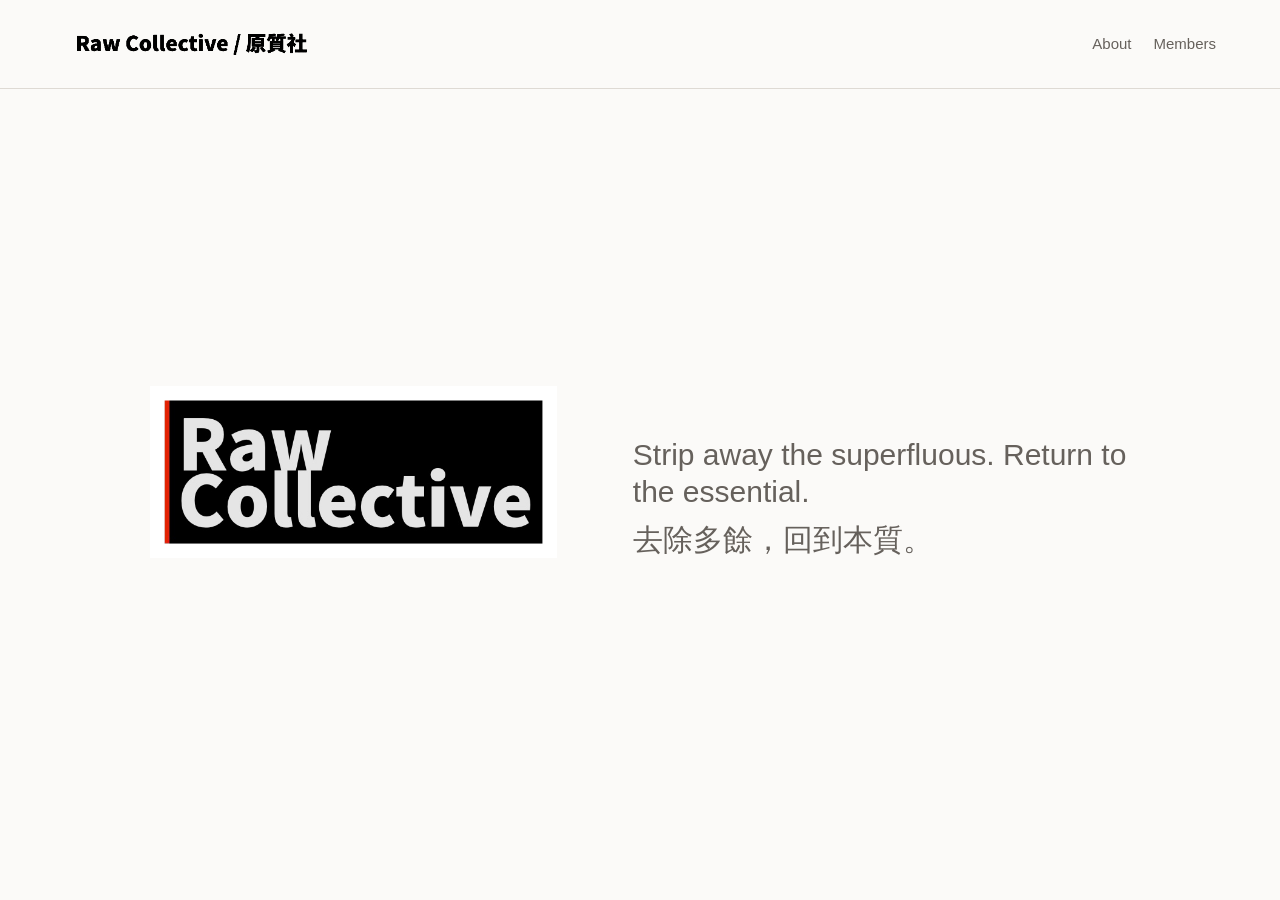
<file: index.html>
<!doctype html>
<html lang="en">
  <head>
    <meta charset="utf-8" />
    <meta name="viewport" content="width=device-width, initial-scale=1" />
    <title>原质社 RAW COLLECTIVE</title>
    <meta
      name="description"
      content="Raw Collective is a bilingual team archive for members, projects, exhibitions, prizes, and research."
    />
    <link rel="stylesheet" href="./styles.css" />
  </head>
  <body>
    <header class="site-header">
      <a class="brand" href="#home" aria-label="原质社 RAW COLLECTIVE home">
        <img class="brand-logo" src="./assets/raw-collective-text-logo-trimmed.png" alt="原质社 RAW COLLECTIVE" />
      </a>
      <nav class="nav" aria-label="Primary navigation">
        <a class="nav-link" href="#about" data-route="about">About</a>
        <a class="nav-link" href="#members" data-route="members">Members</a>
      </nav>
    </header>

    <main>
      <section id="home" class="view landing-view is-active" data-view="home" aria-labelledby="home-title">
        <figure class="identity-panel" aria-label="Raw Collective visual identity">
          <img class="collective-logo" src="./assets/raw-collective-logo-trimmed.png" alt="原质社 Raw Collective logo" />
          <figcaption>
            <span>Strip away the superfluous. Return to the essential.</span>
            <span lang="zh-Hant">去除多餘，回到本質。</span>
          </figcaption>
        </figure>
        <h1 id="home-title" class="visually-hidden">原质社 RAW COLLECTIVE</h1>
      </section>

      <section id="about" class="view" data-view="about" aria-labelledby="about-title">
        <div class="statement-grid">
          <article>
            <h1 id="about-title">About</h1>
            <p>
              Raw Collective is an interdisciplinary design research group. Its members come from diverse
              media and disciplines, including creative media studies, art and crafts practice, and
              space design. We are united by a shared belief: strip away the superfluous, return
              to the essential. Through the act of making, we explore the power of materials,
              space, and new media to speak directly to the human spirit.
            </p>
          </article>
          <article lang="zh-Hant">
            <h2>關於</h2>
            <p>
              原质社是一个跨领域的设计研究小组，成员来自创意媒体研究、工艺美术实践、建筑及室内设计等多个媒介及方向。团队成员因共同的信念而聚集：剥离浮饰，回归本真，在材料、空间、新媒介之中，以造物行为探索那些直指人心的力量。
            </p>
          </article>
        </div>
      </section>

      <section id="members" class="view" data-view="members" aria-labelledby="members-title">
        <div class="section-heading">
          <div>
            <p class="eyebrow">Directory</p>
            <h1 id="members-title">Members</h1>
          </div>
          <div class="language-note">
            <span>English</span>
            <span lang="zh-Hant">繁體中文</span>
          </div>
        </div>

        <div id="members-directory" class="members-directory" aria-label="Member directory"></div>
      </section>
    </main>

    <footer class="site-footer">
      <span>原质社 RAW COLLECTIVE</span>
      <span>Interdisciplinary design research group</span>
    </footer>

    <script src="./members.js"></script>
    <script src="./app.js"></script>
  </body>
</html>
</file>
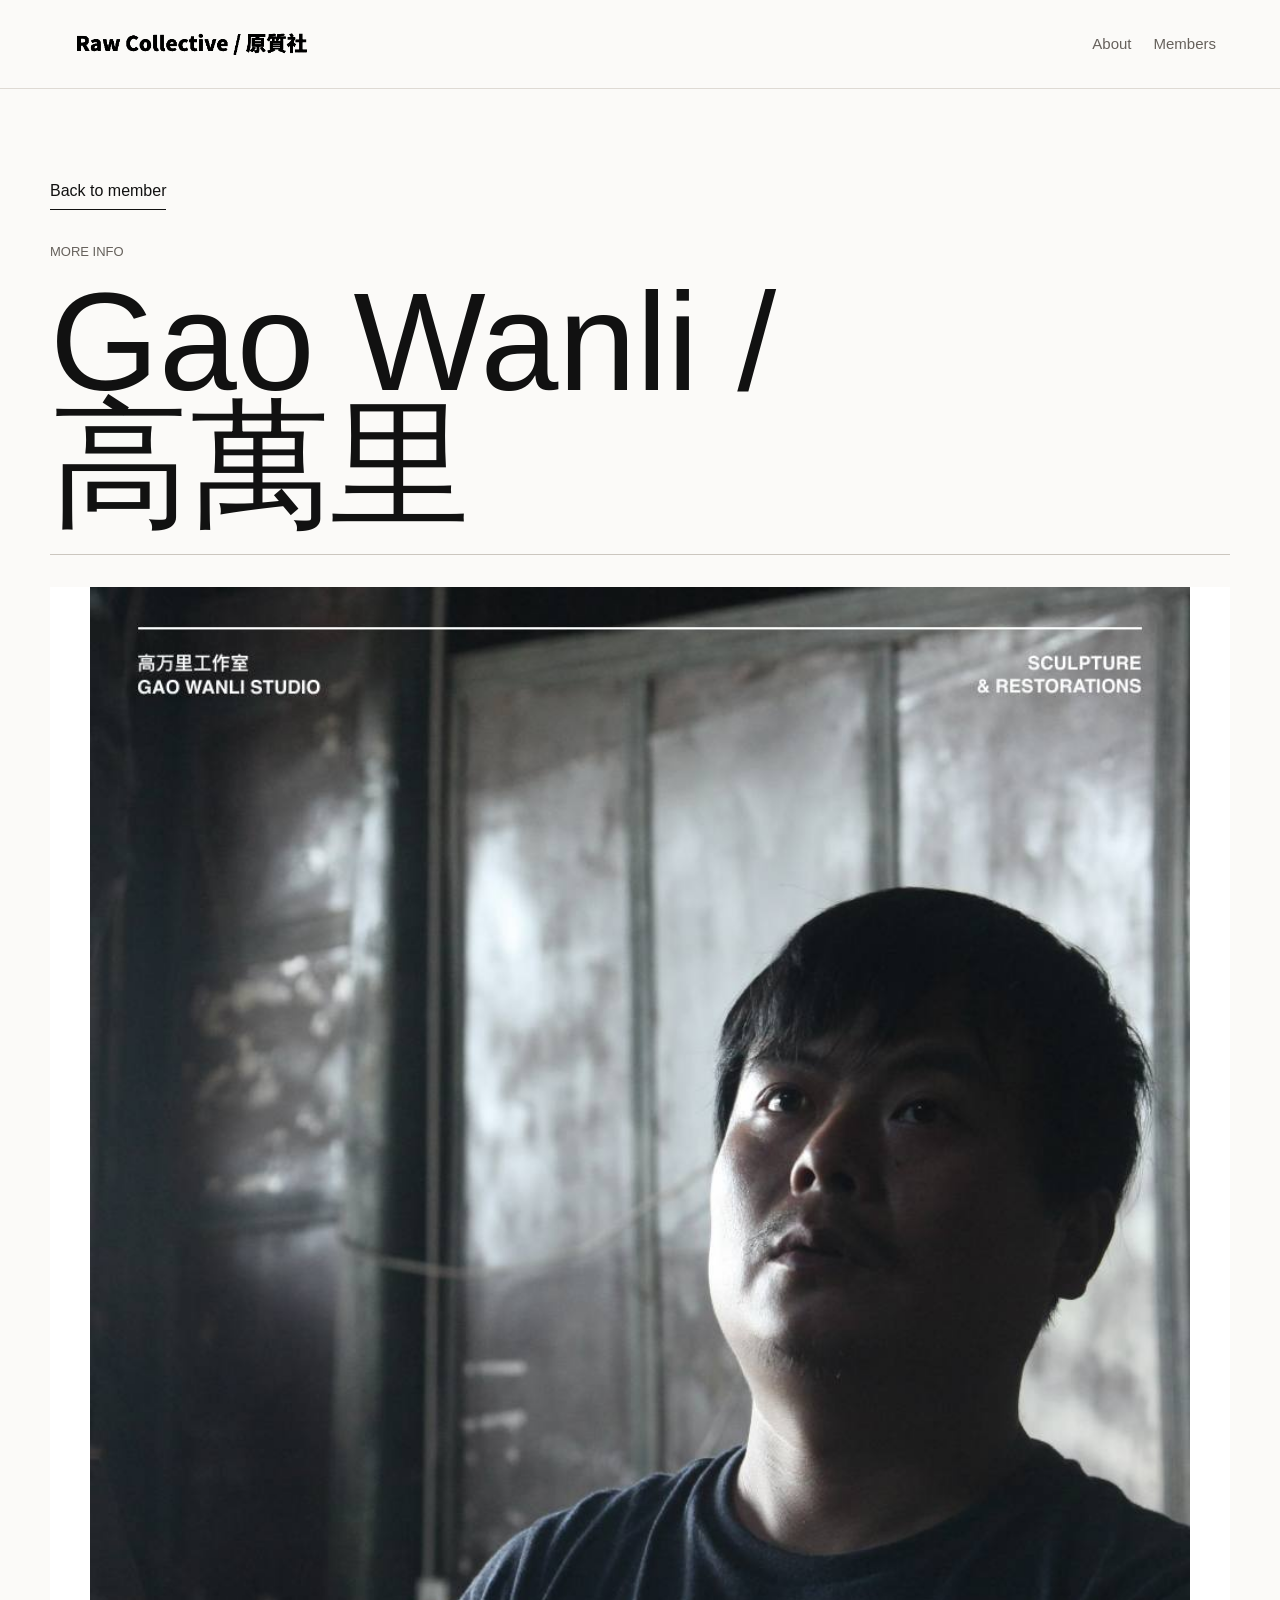
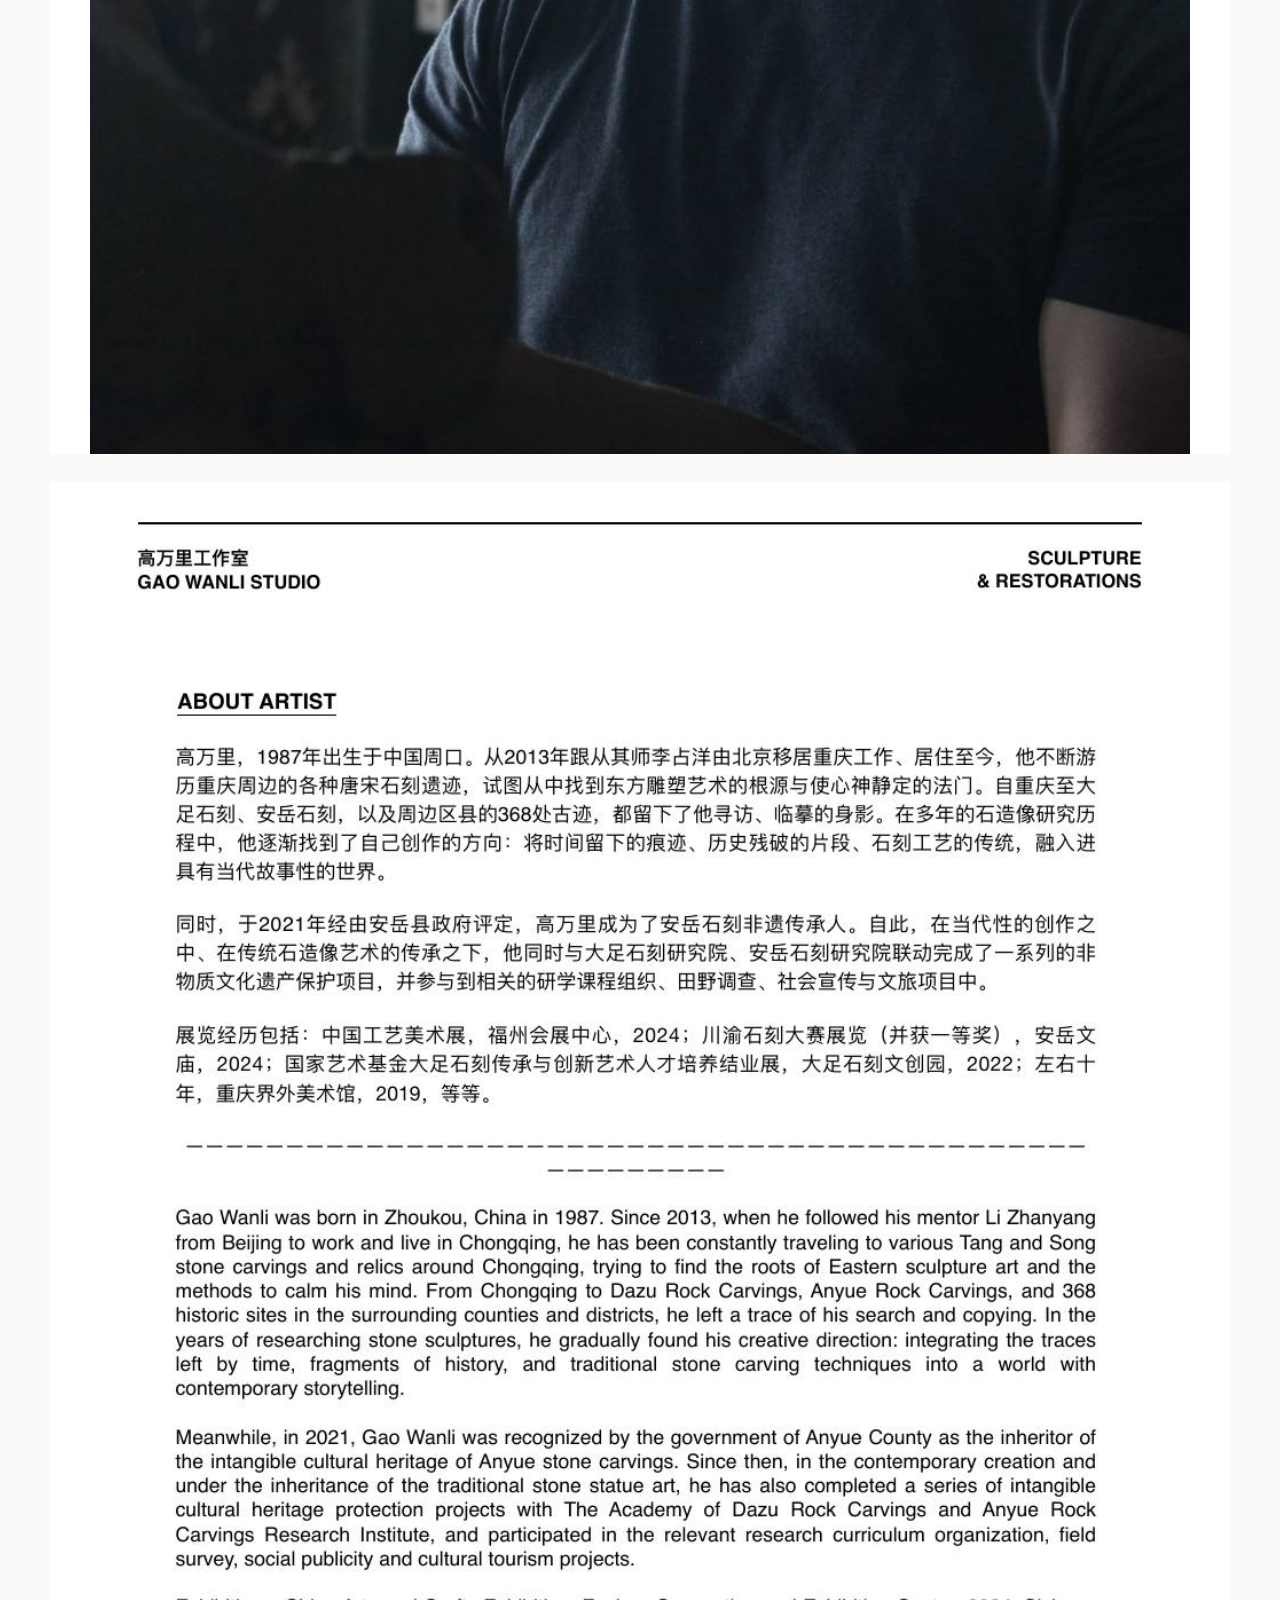
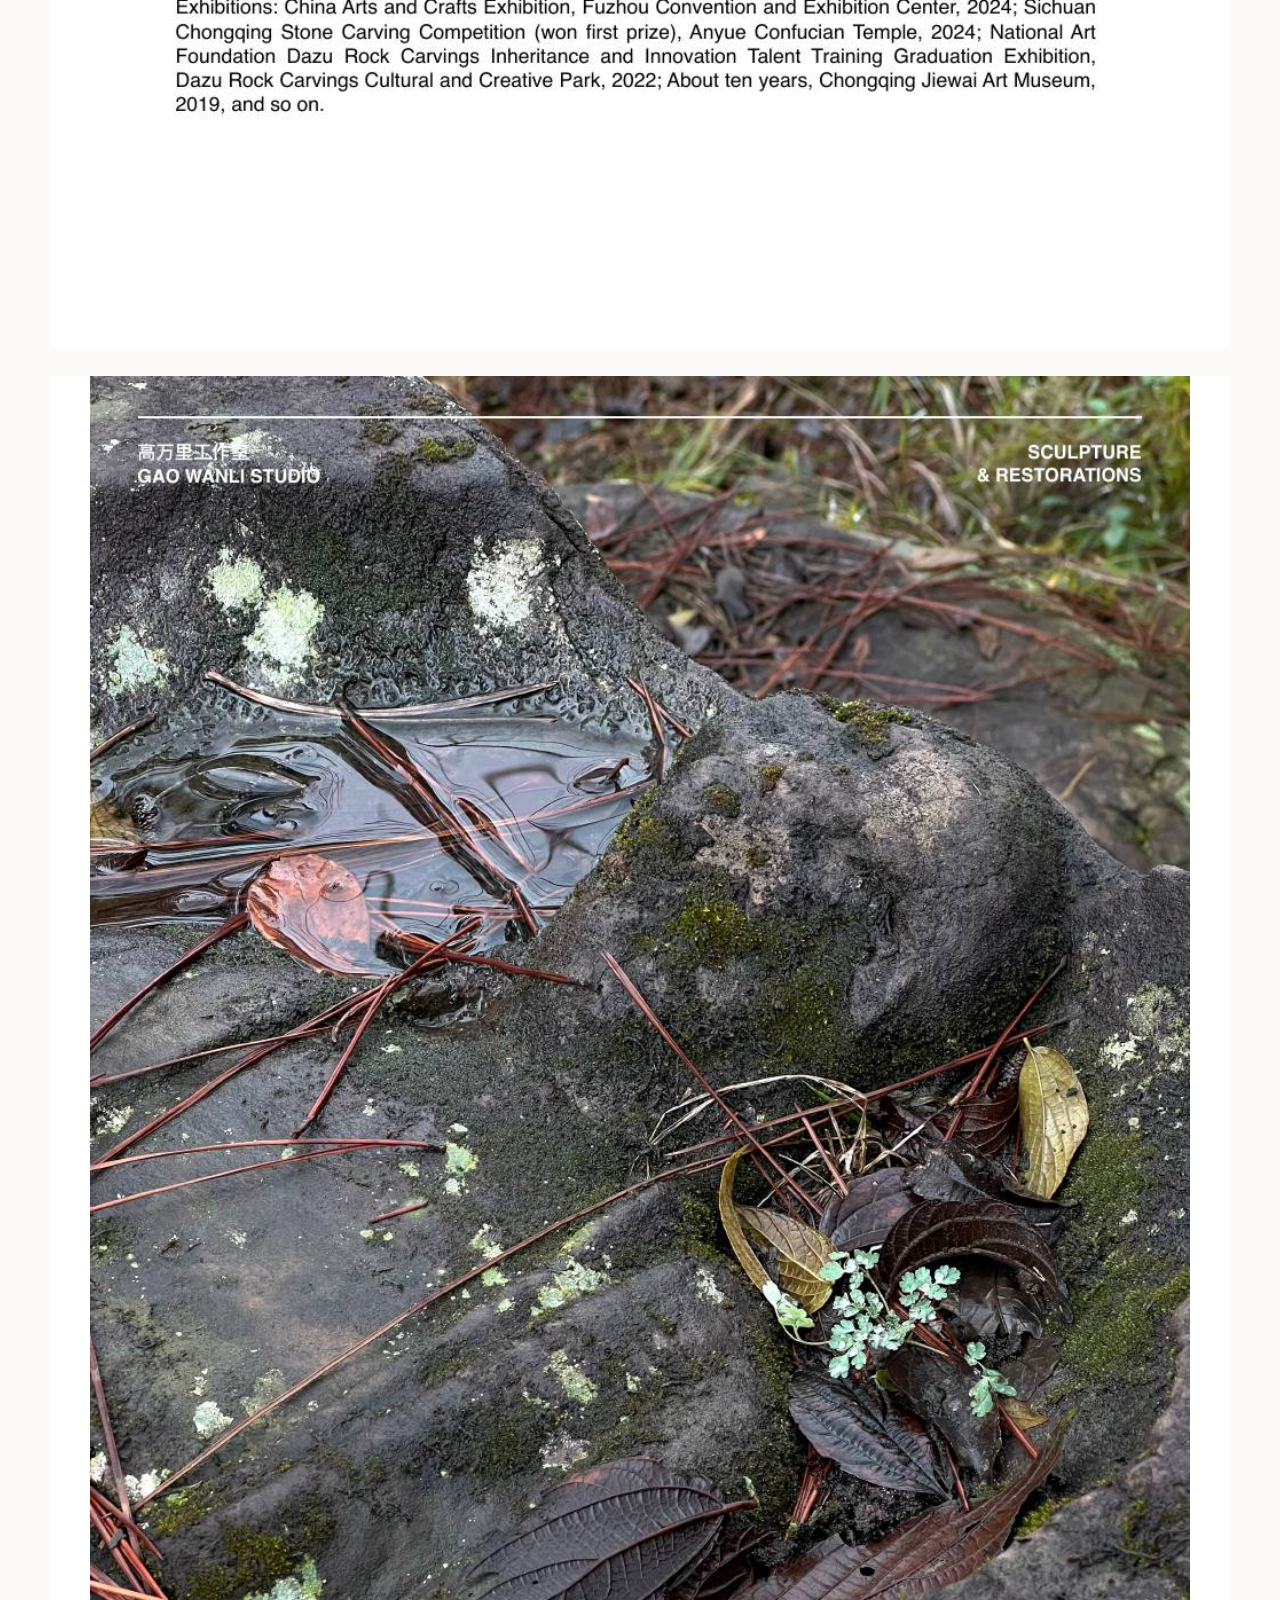
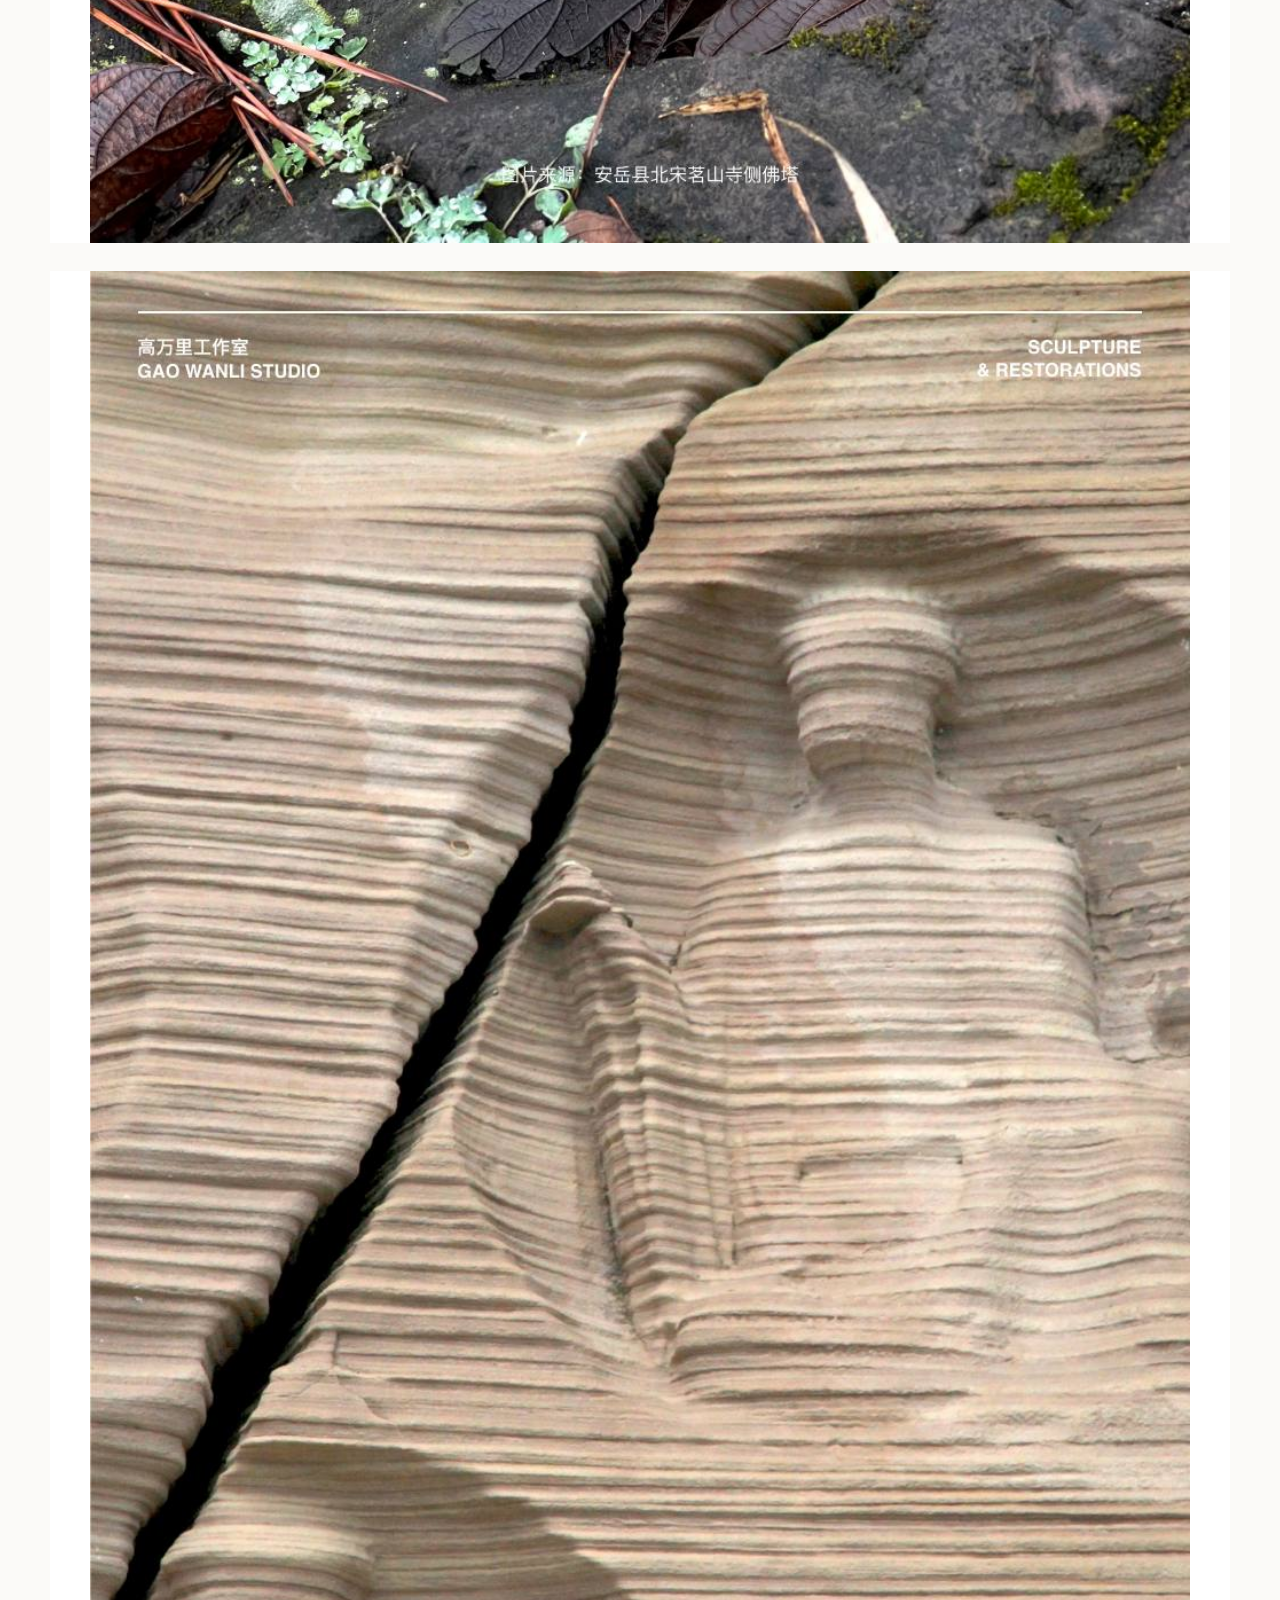
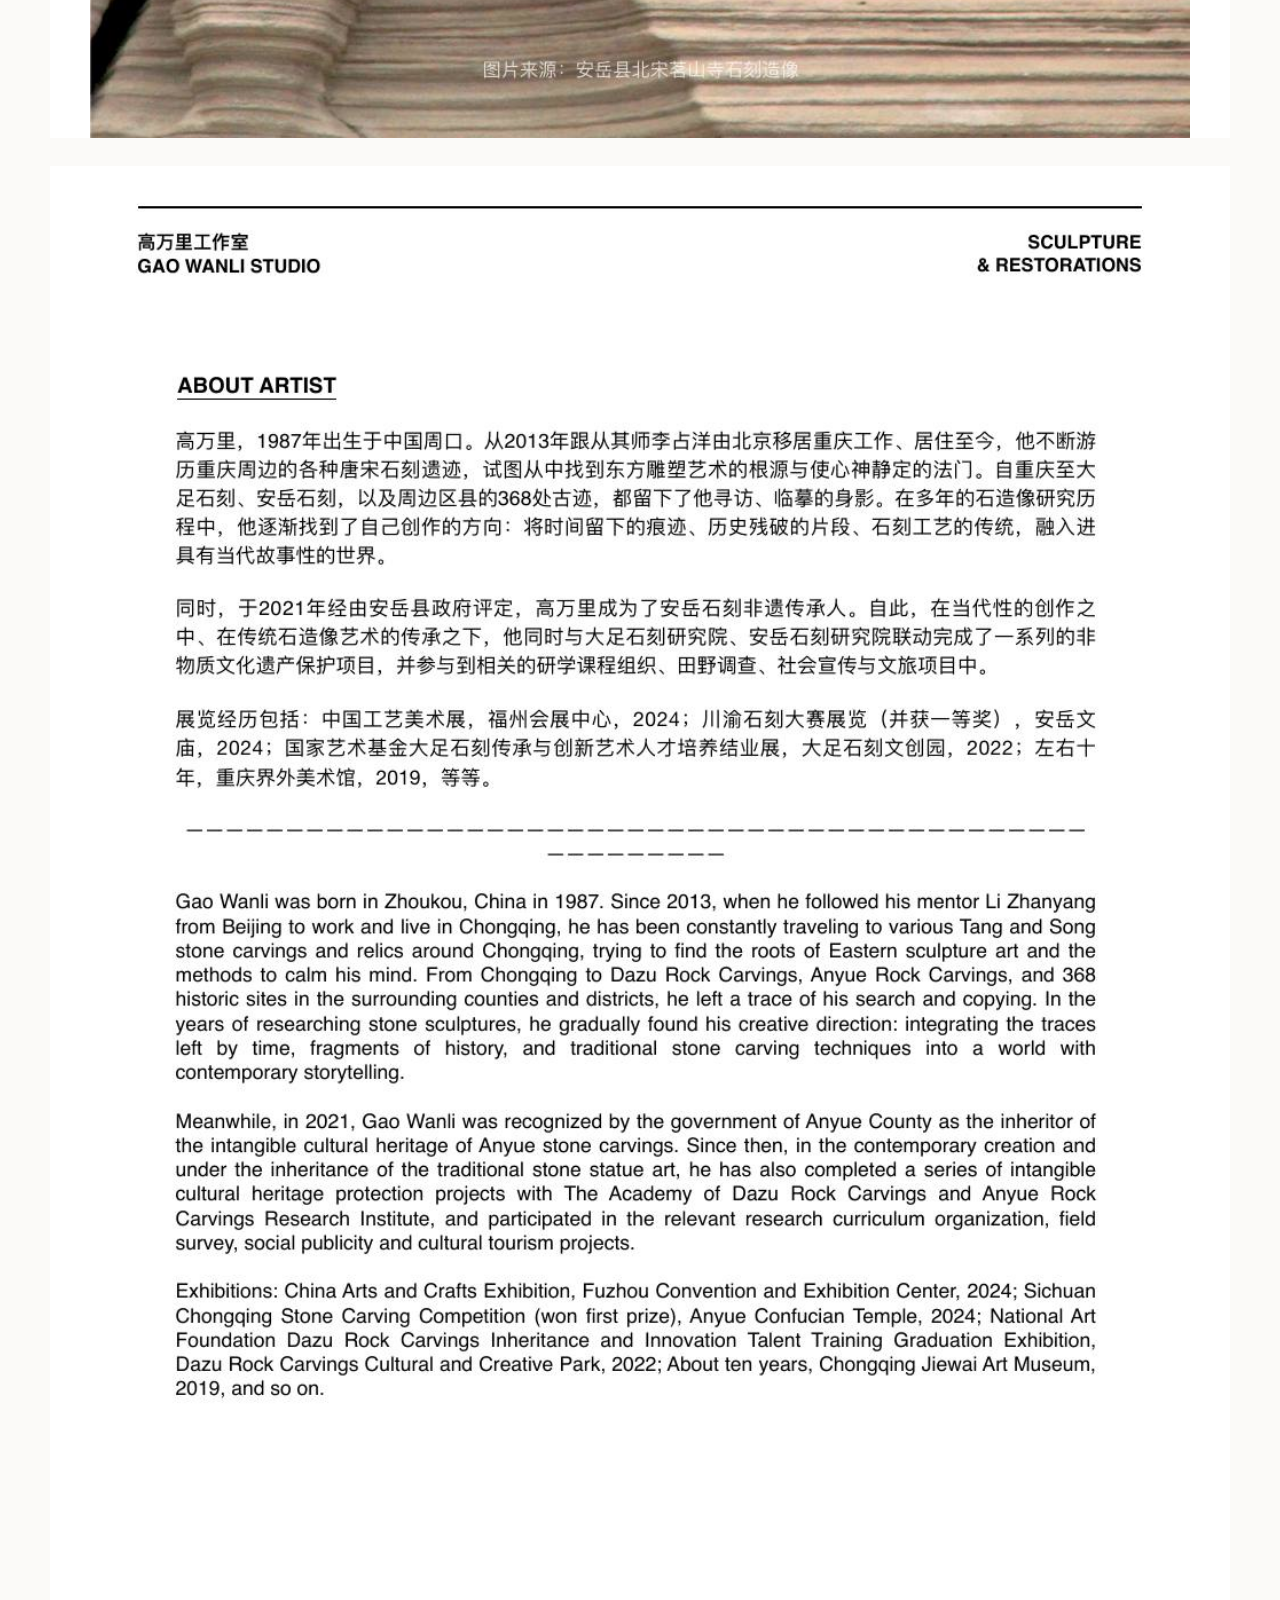
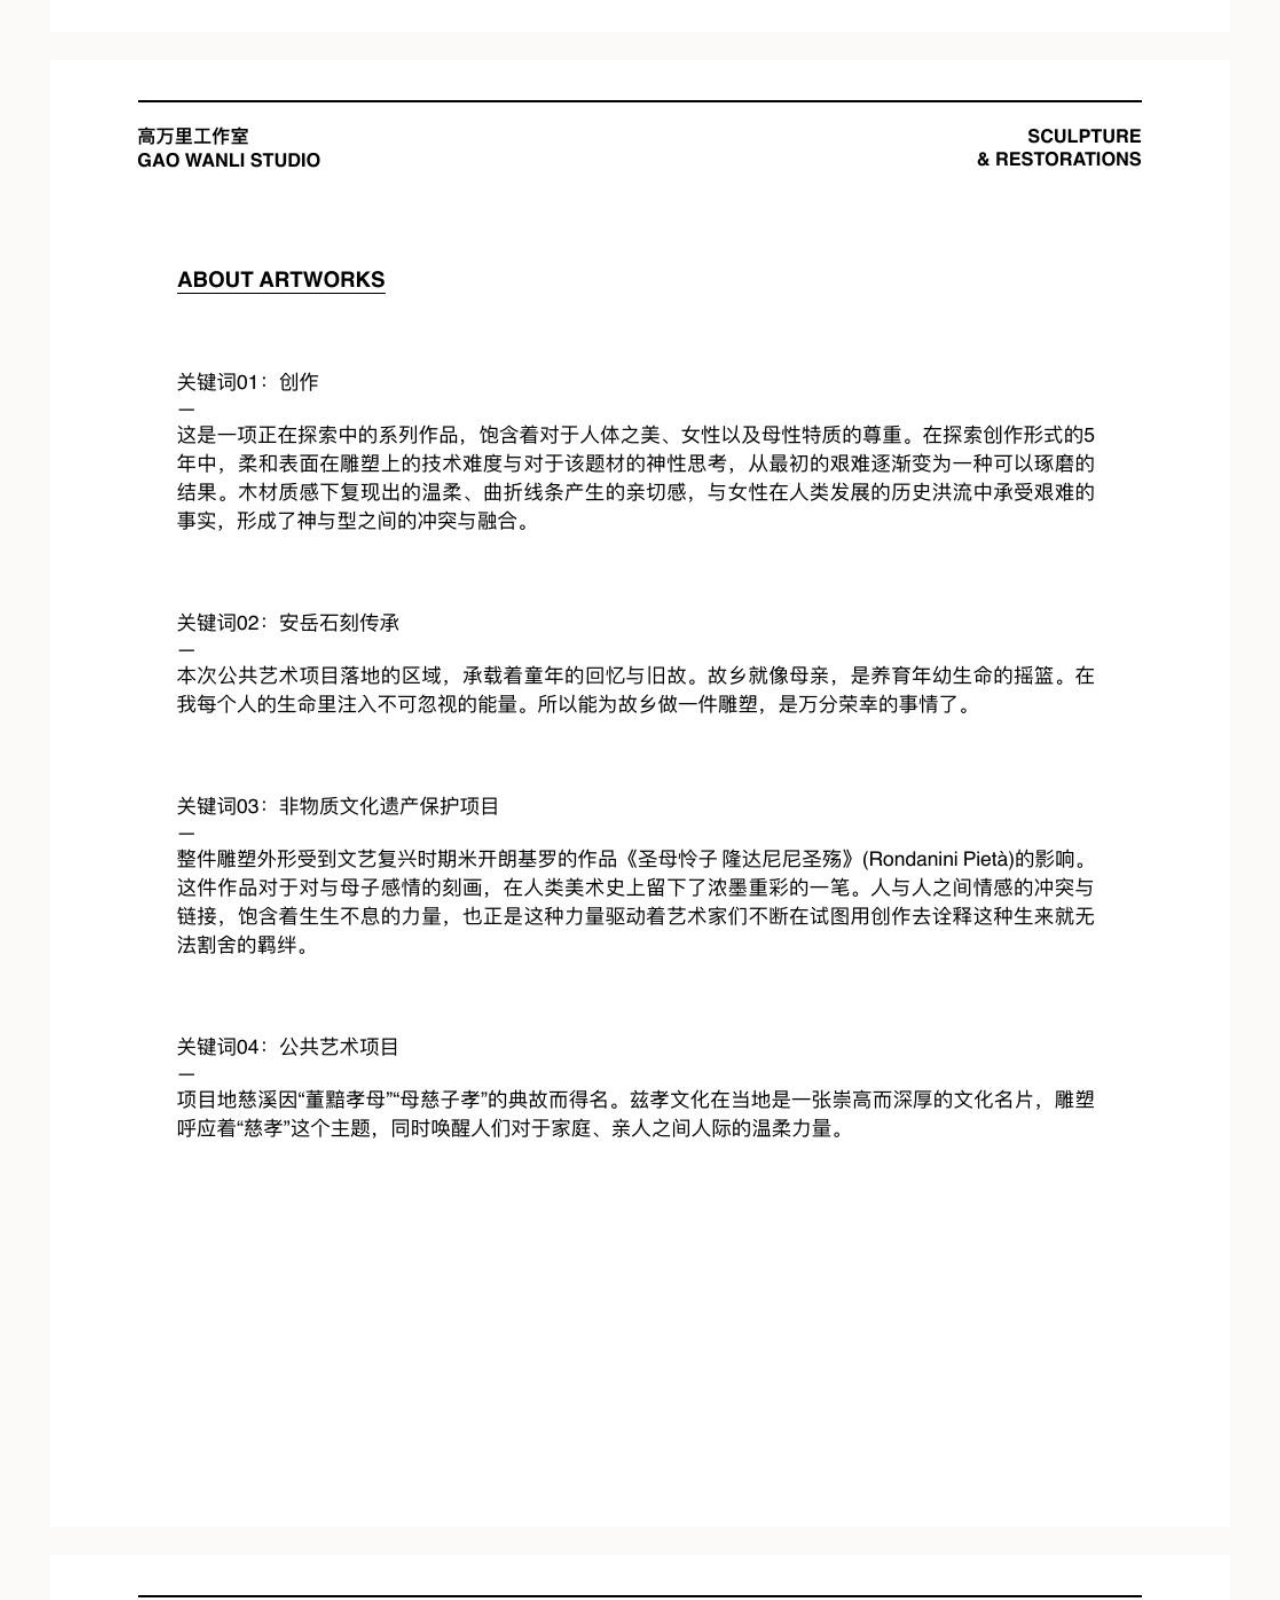
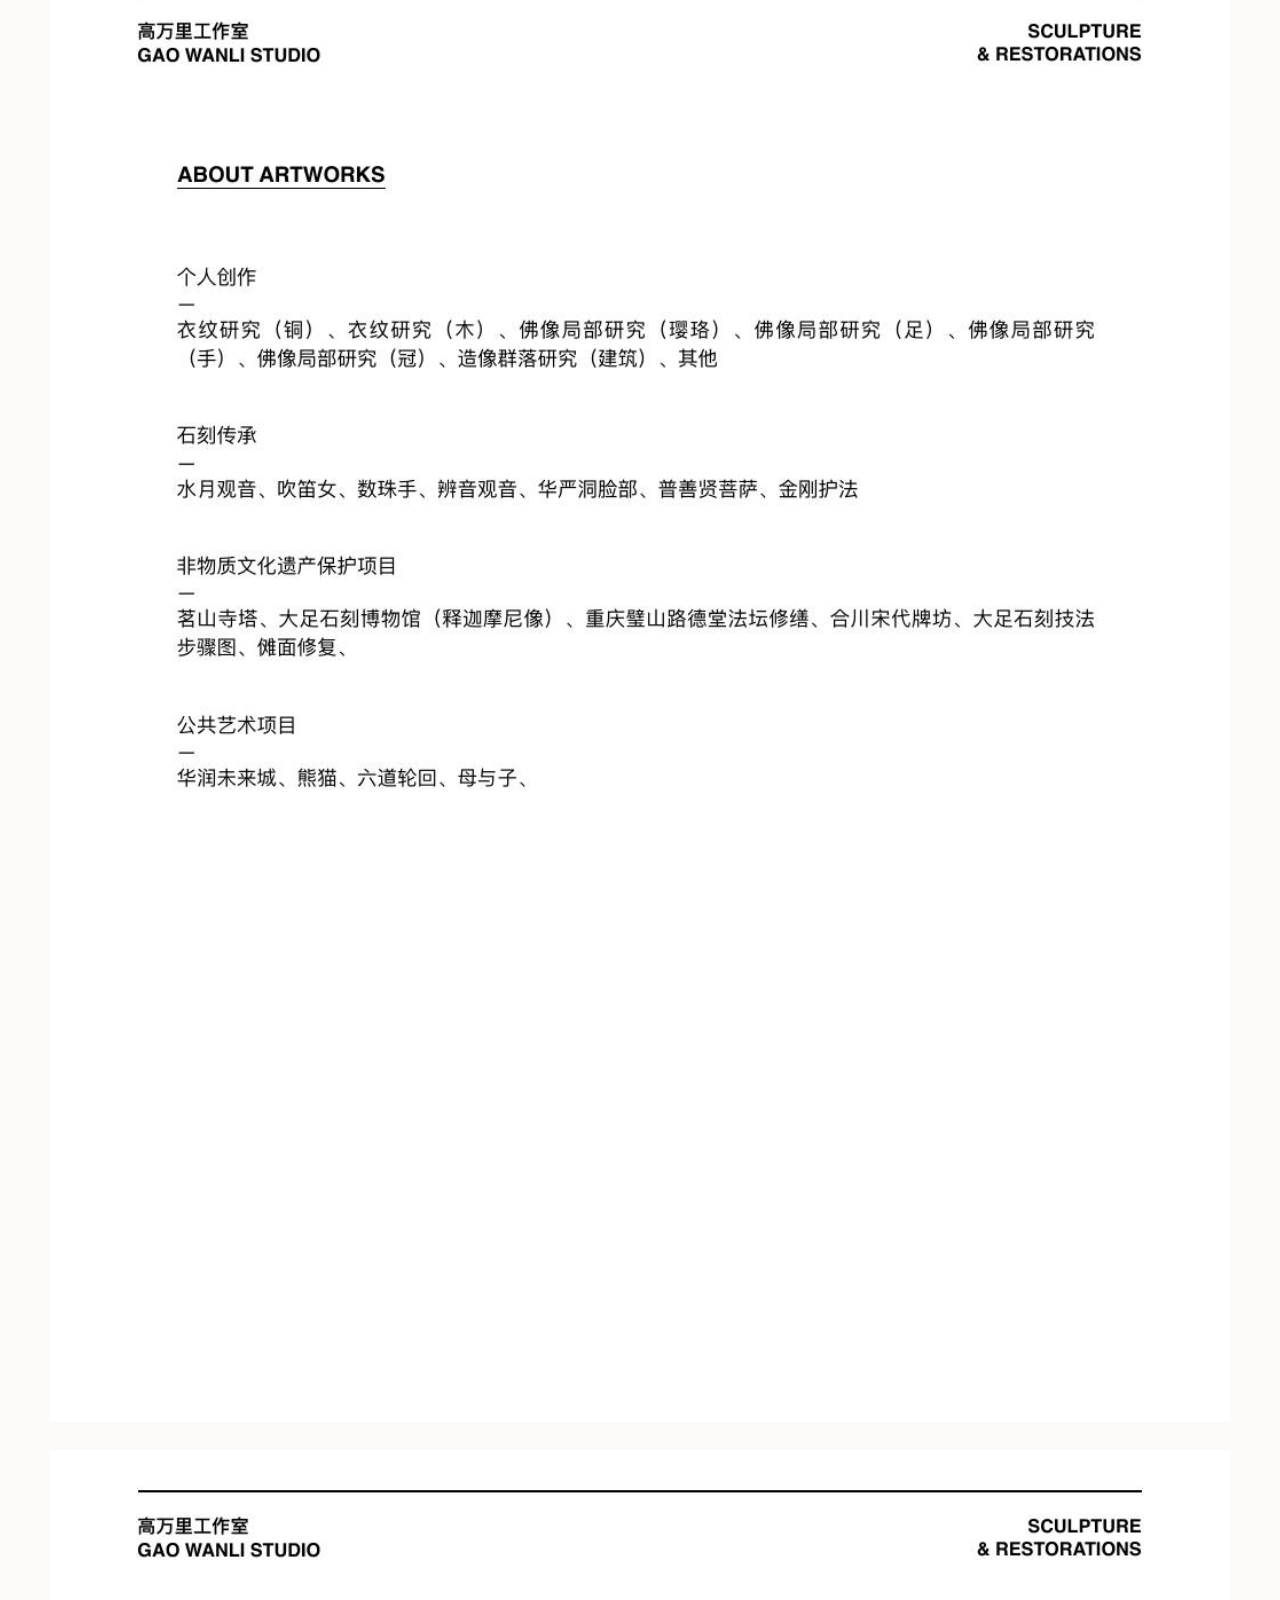
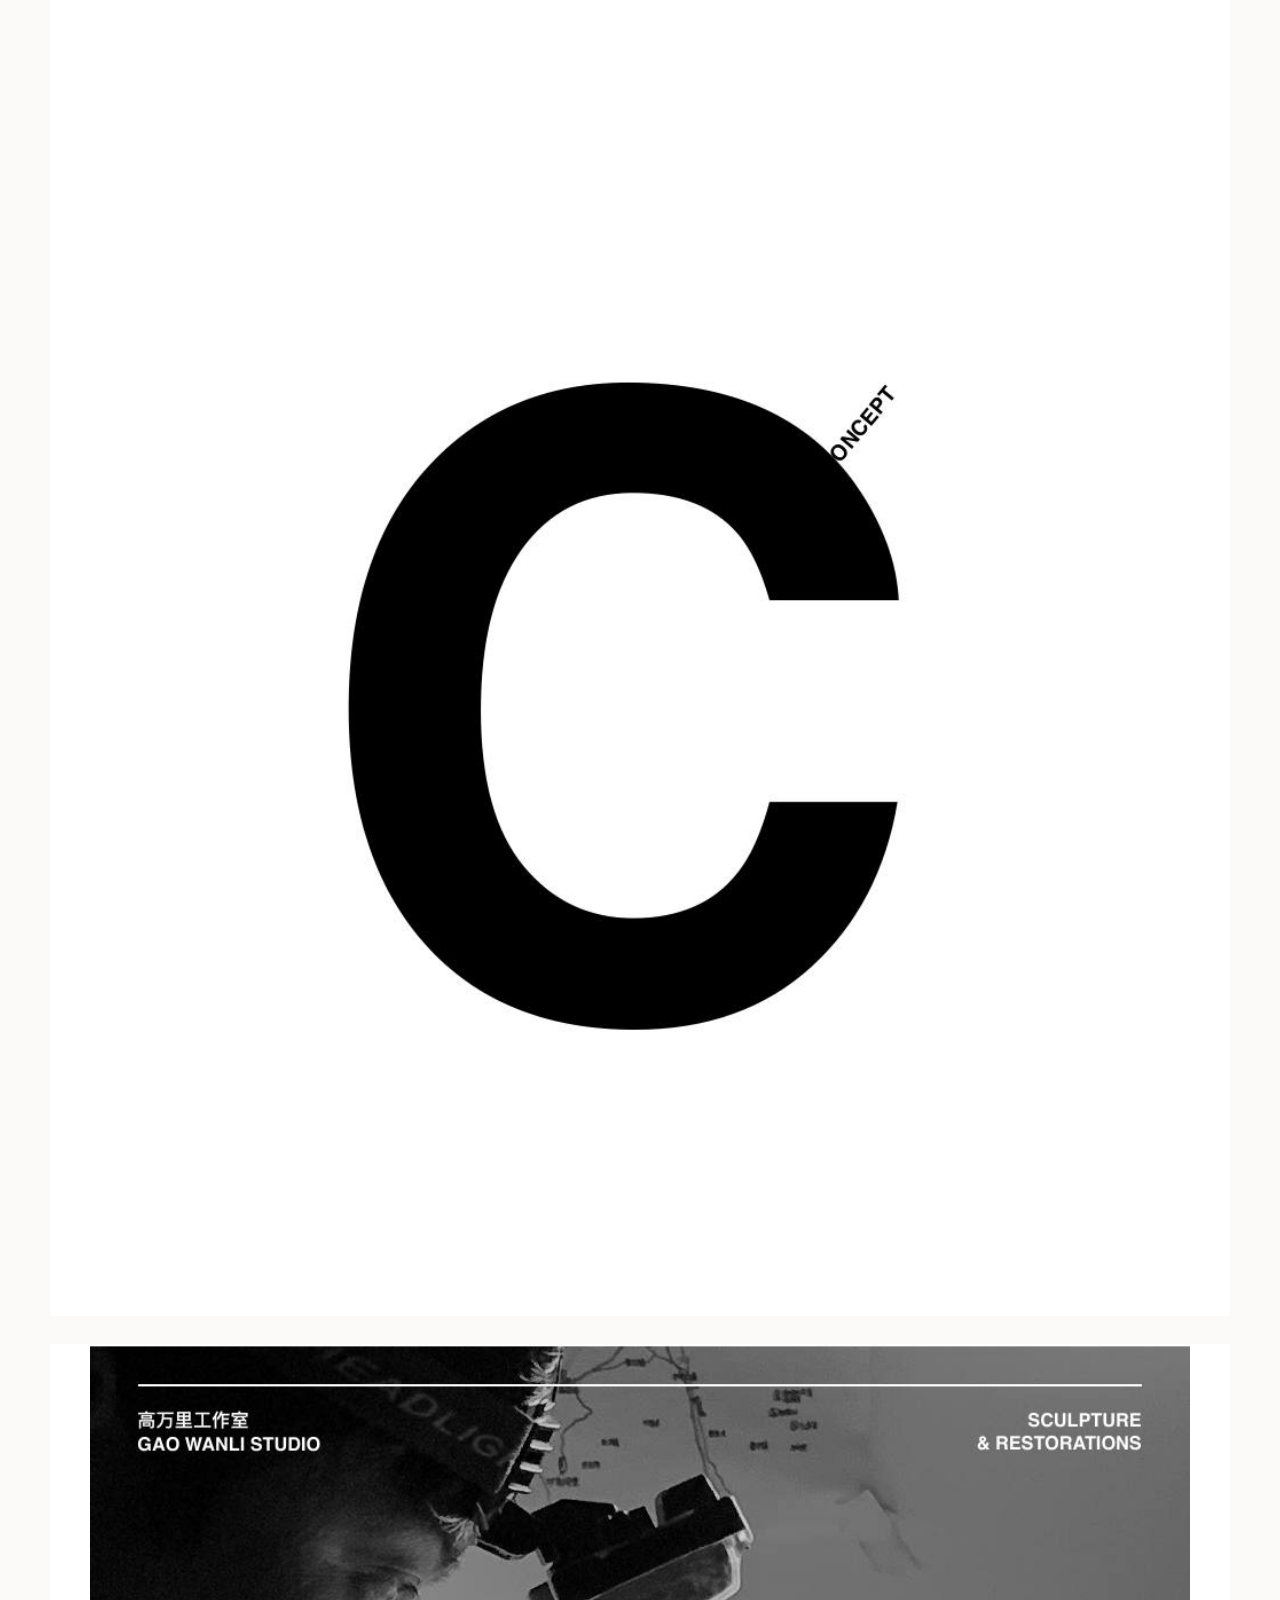
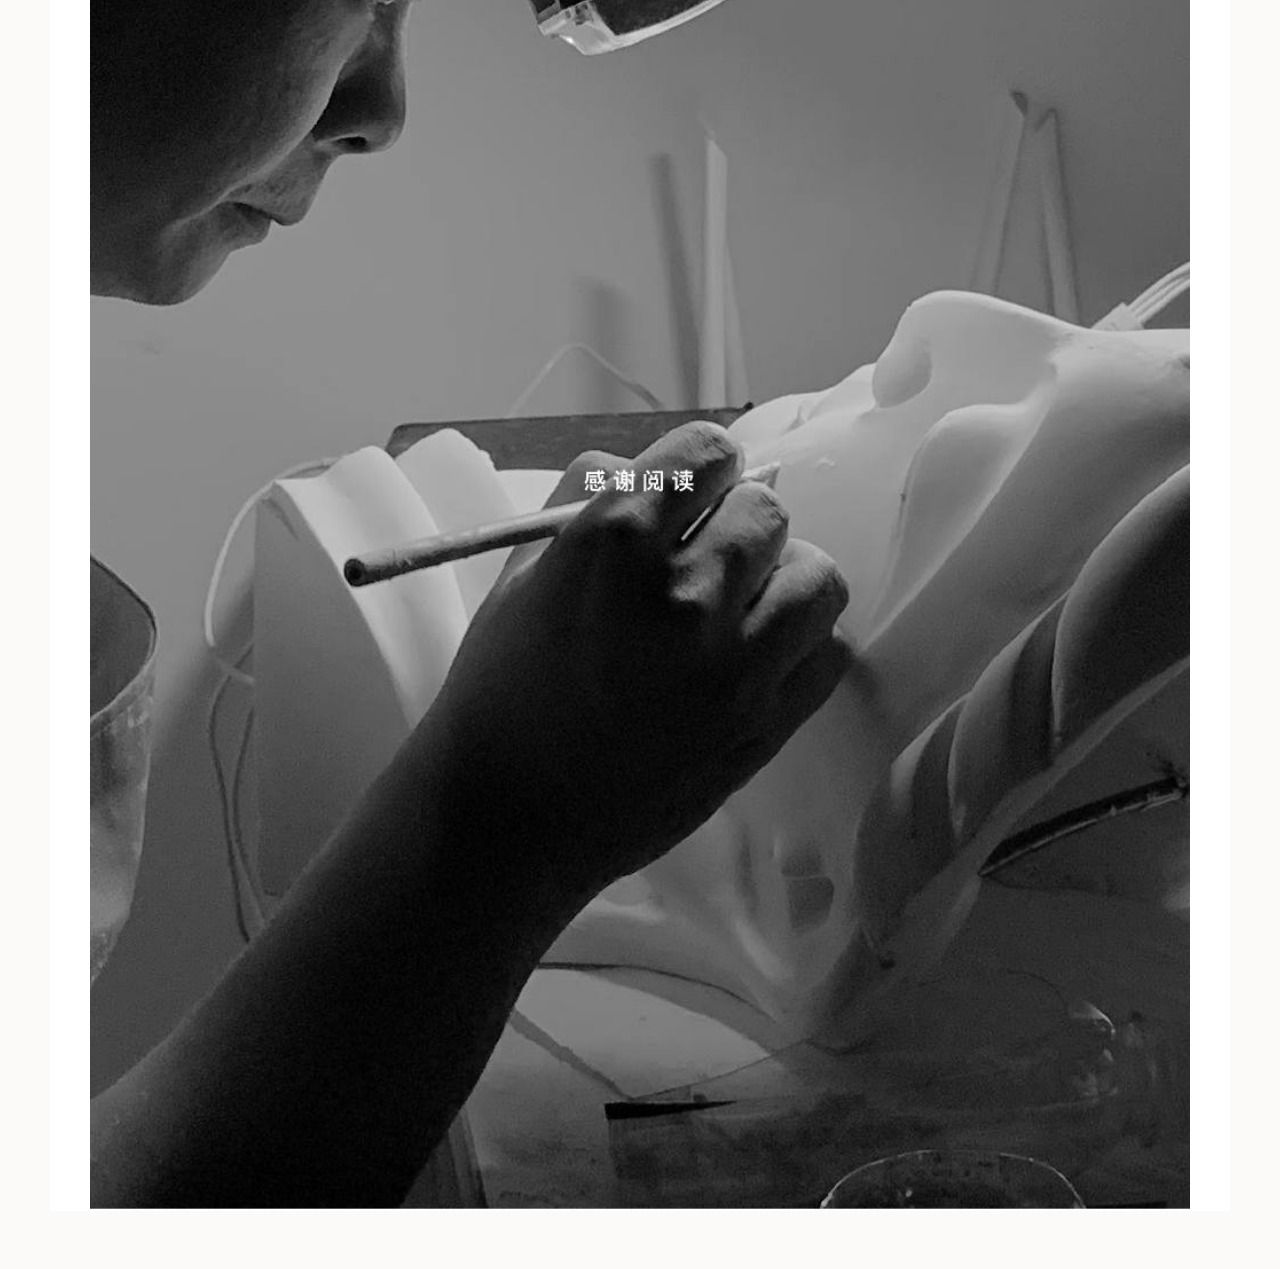
<file: info/gao-wanli.html>
<!doctype html>
<html lang="en">
  <head>
    <meta charset="utf-8" />
    <meta name="viewport" content="width=device-width, initial-scale=1" />
    <title>Gao Wanli More info | 原质社 RAW COLLECTIVE</title>
    <link rel="stylesheet" href="../styles.css" />
  </head>
  <body>
    <header class="site-header">
      <a class="brand" href="../index.html#home" aria-label="原质社 RAW COLLECTIVE home">
        <img class="brand-logo" src="../assets/raw-collective-text-logo-trimmed.png" alt="原质社 RAW COLLECTIVE" />
      </a>
      <nav class="nav" aria-label="Primary navigation">
        <a class="nav-link" href="../index.html#about">About</a>
        <a class="nav-link" href="../index.html#members">Members</a>
      </nav>
    </header>

    <main class="member-page">
      <a class="back-button" href="../members/gao-wanli.html">Back to member</a>
      <header class="info-heading">
        <p class="eyebrow">More info</p>
        <h1>Gao Wanli / 高萬里</h1>
      </header>
      <section class="pdf-preview" aria-label="Gao Wanli / 高萬里 PDF preview">
        <figure class="pdf-page"><img src="../assets/pdf-previews/gao-wanli/page-1.jpg" alt="Gao Wanli / 高萬里 PDF preview page 1" loading="lazy" /></figure>
        <figure class="pdf-page"><img src="../assets/pdf-previews/gao-wanli/page-2.jpg" alt="Gao Wanli / 高萬里 PDF preview page 2" loading="lazy" /></figure>
        <figure class="pdf-page"><img src="../assets/pdf-previews/gao-wanli/page-3.jpg" alt="Gao Wanli / 高萬里 PDF preview page 3" loading="lazy" /></figure>
        <figure class="pdf-page"><img src="../assets/pdf-previews/gao-wanli/page-4.jpg" alt="Gao Wanli / 高萬里 PDF preview page 4" loading="lazy" /></figure>
        <figure class="pdf-page"><img src="../assets/pdf-previews/gao-wanli/page-5.jpg" alt="Gao Wanli / 高萬里 PDF preview page 5" loading="lazy" /></figure>
        <figure class="pdf-page"><img src="../assets/pdf-previews/gao-wanli/page-6.jpg" alt="Gao Wanli / 高萬里 PDF preview page 6" loading="lazy" /></figure>
        <figure class="pdf-page"><img src="../assets/pdf-previews/gao-wanli/page-7.jpg" alt="Gao Wanli / 高萬里 PDF preview page 7" loading="lazy" /></figure>
        <figure class="pdf-page"><img src="../assets/pdf-previews/gao-wanli/page-8.jpg" alt="Gao Wanli / 高萬里 PDF preview page 8" loading="lazy" /></figure>
        <figure class="pdf-page"><img src="../assets/pdf-previews/gao-wanli/page-9.jpg" alt="Gao Wanli / 高萬里 PDF preview page 9" loading="lazy" /></figure>
      </section>
    </main>
  </body>
</html>
</file>
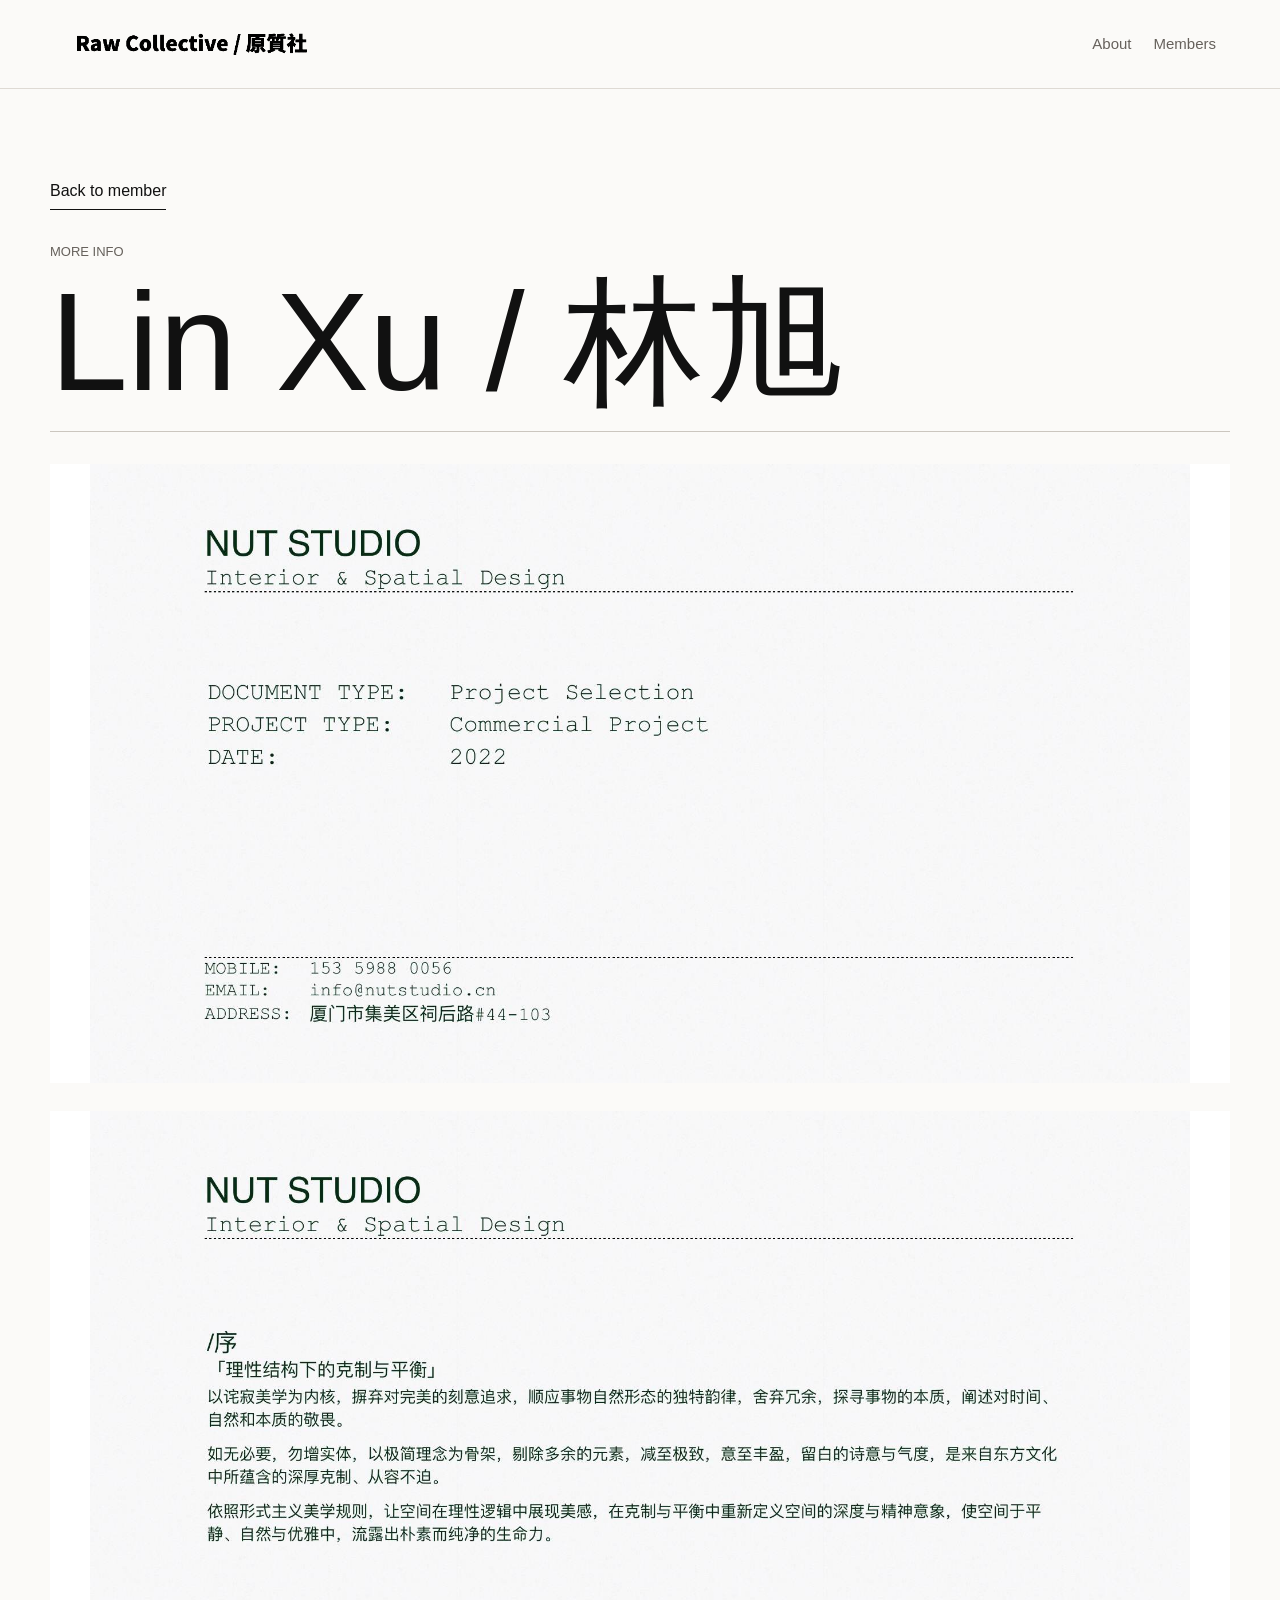
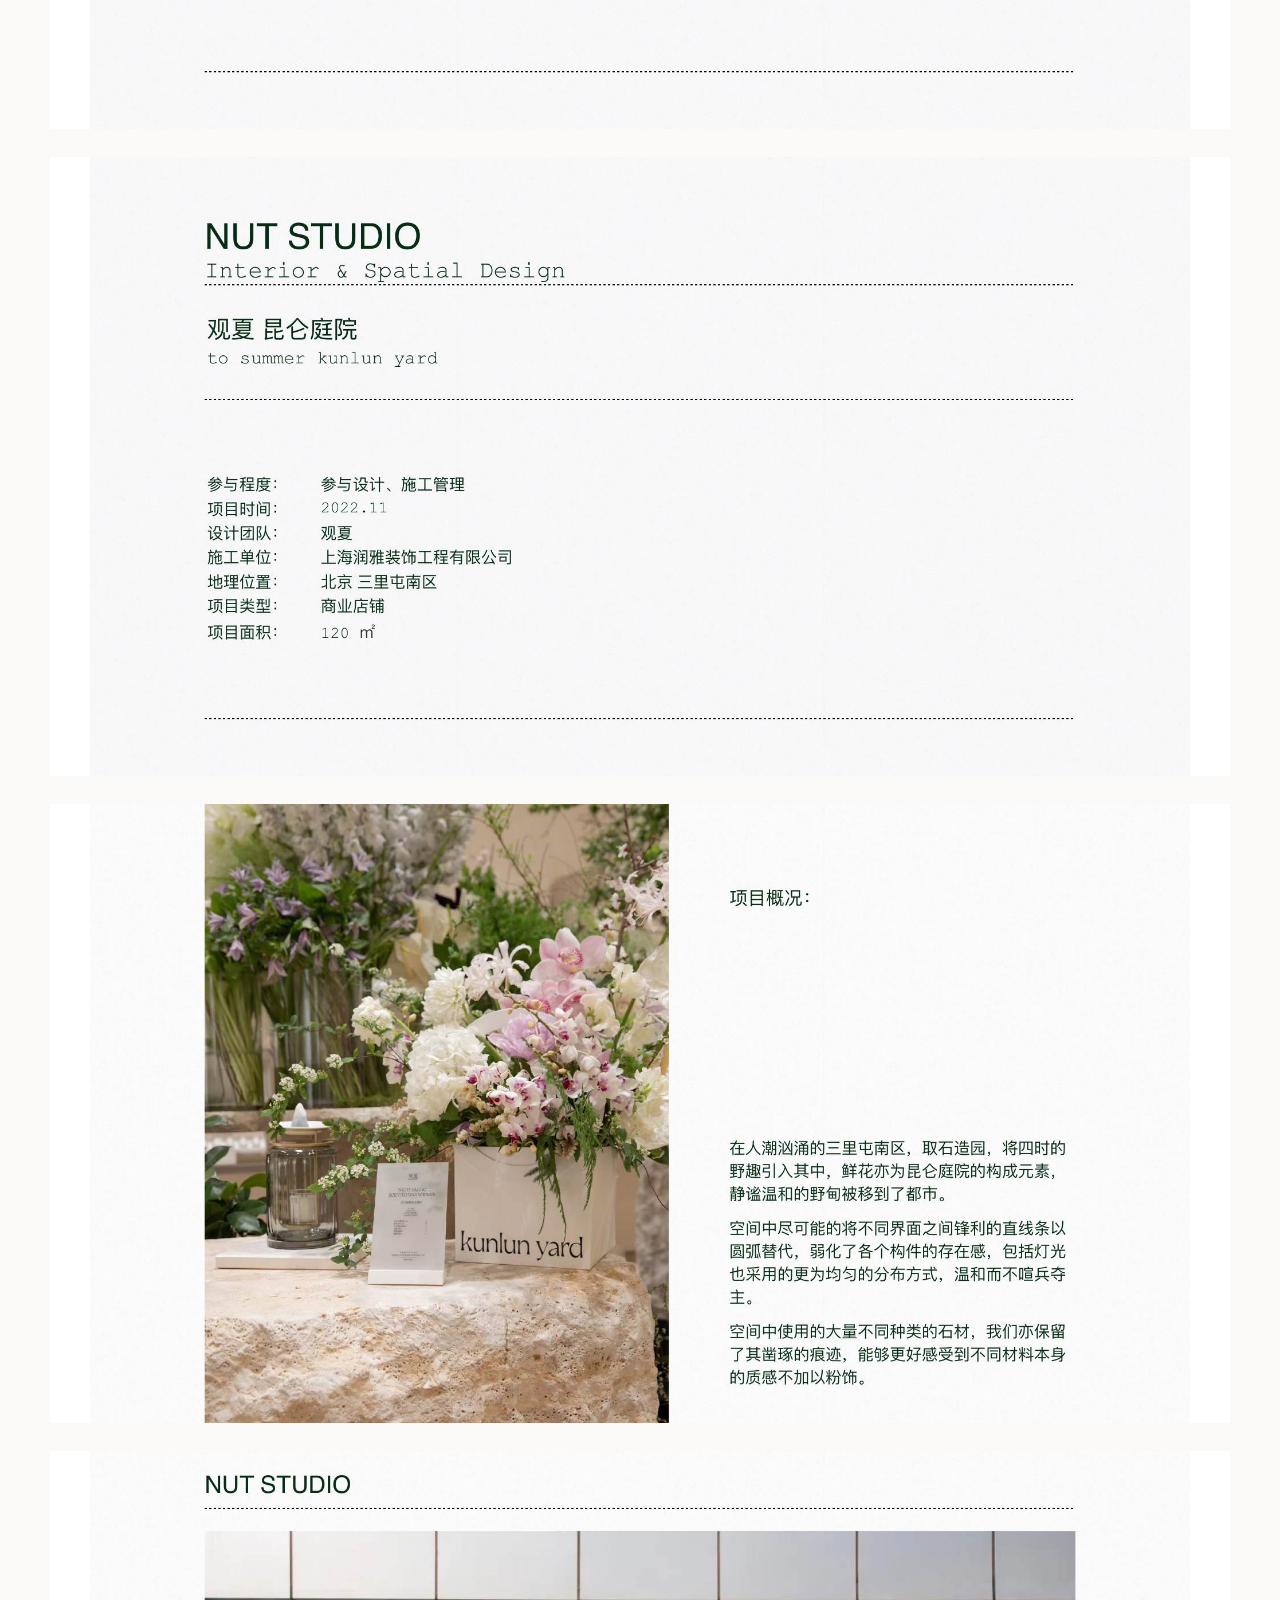
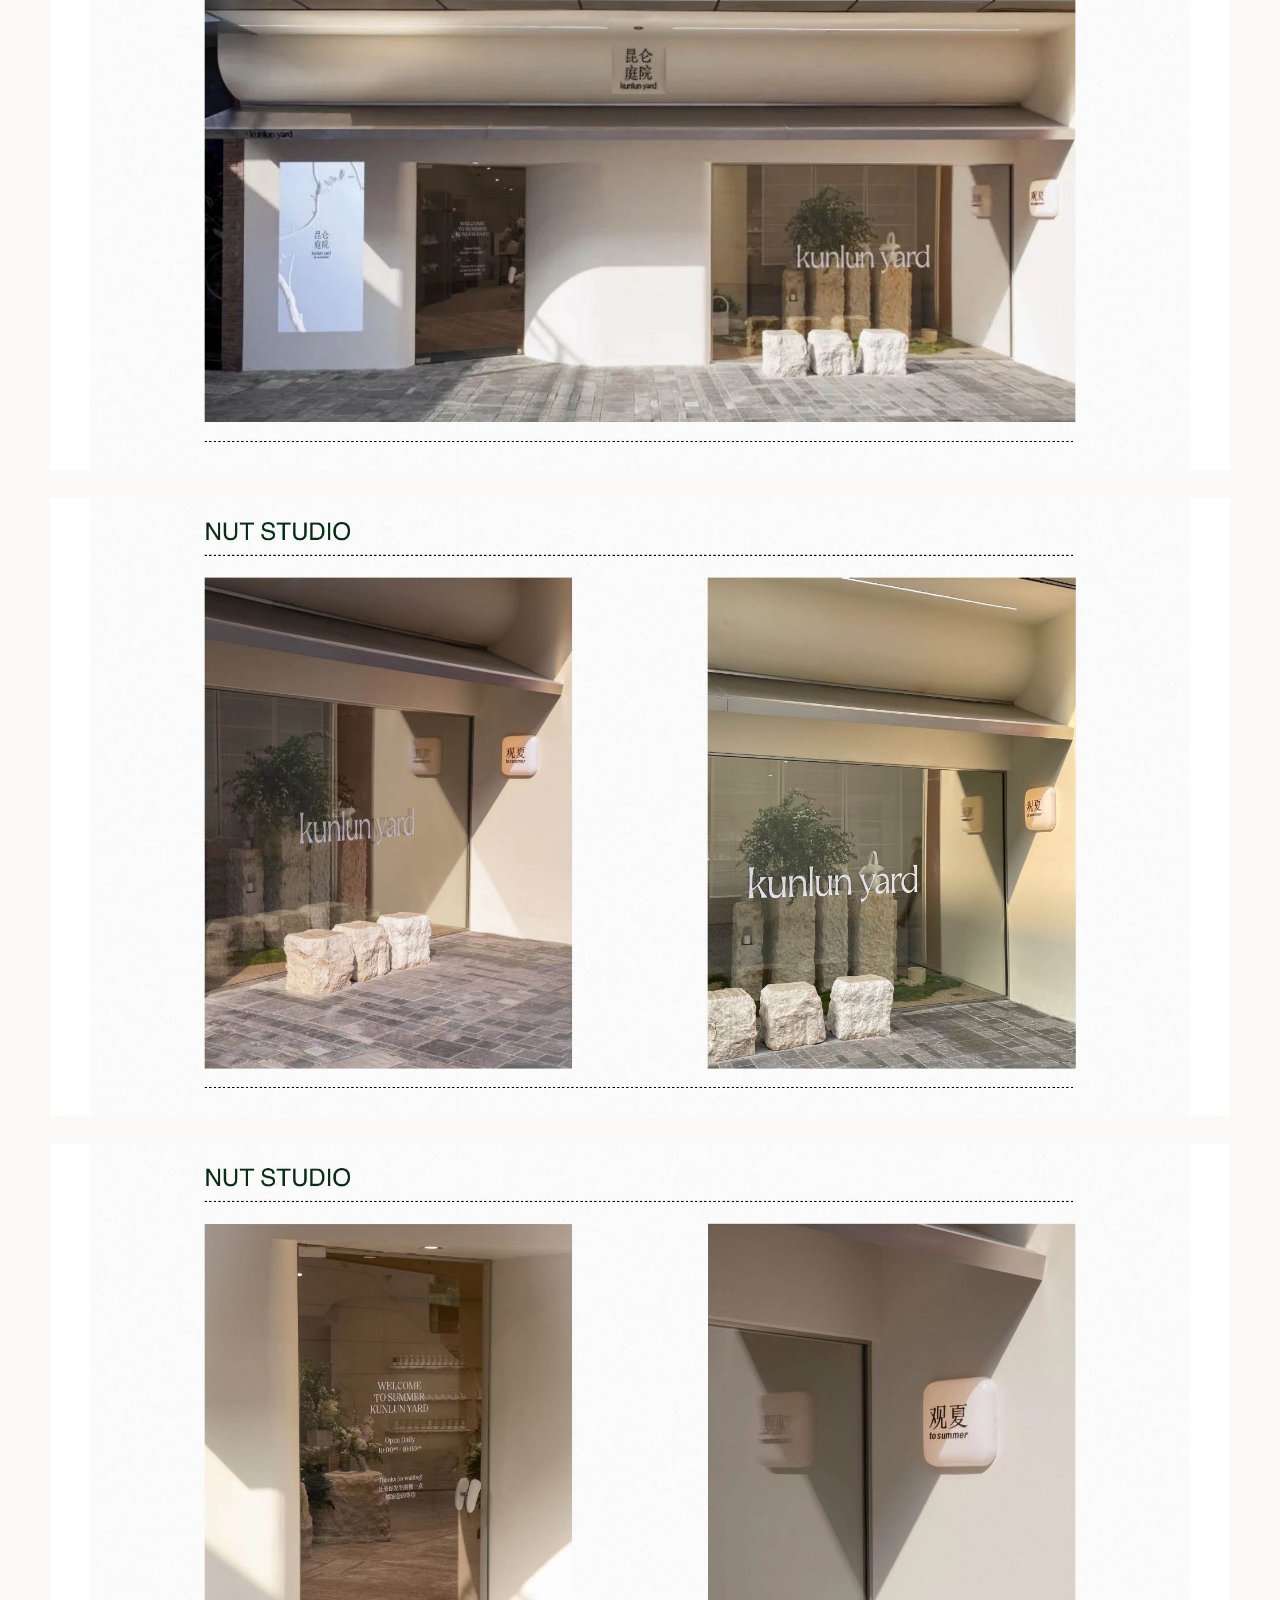
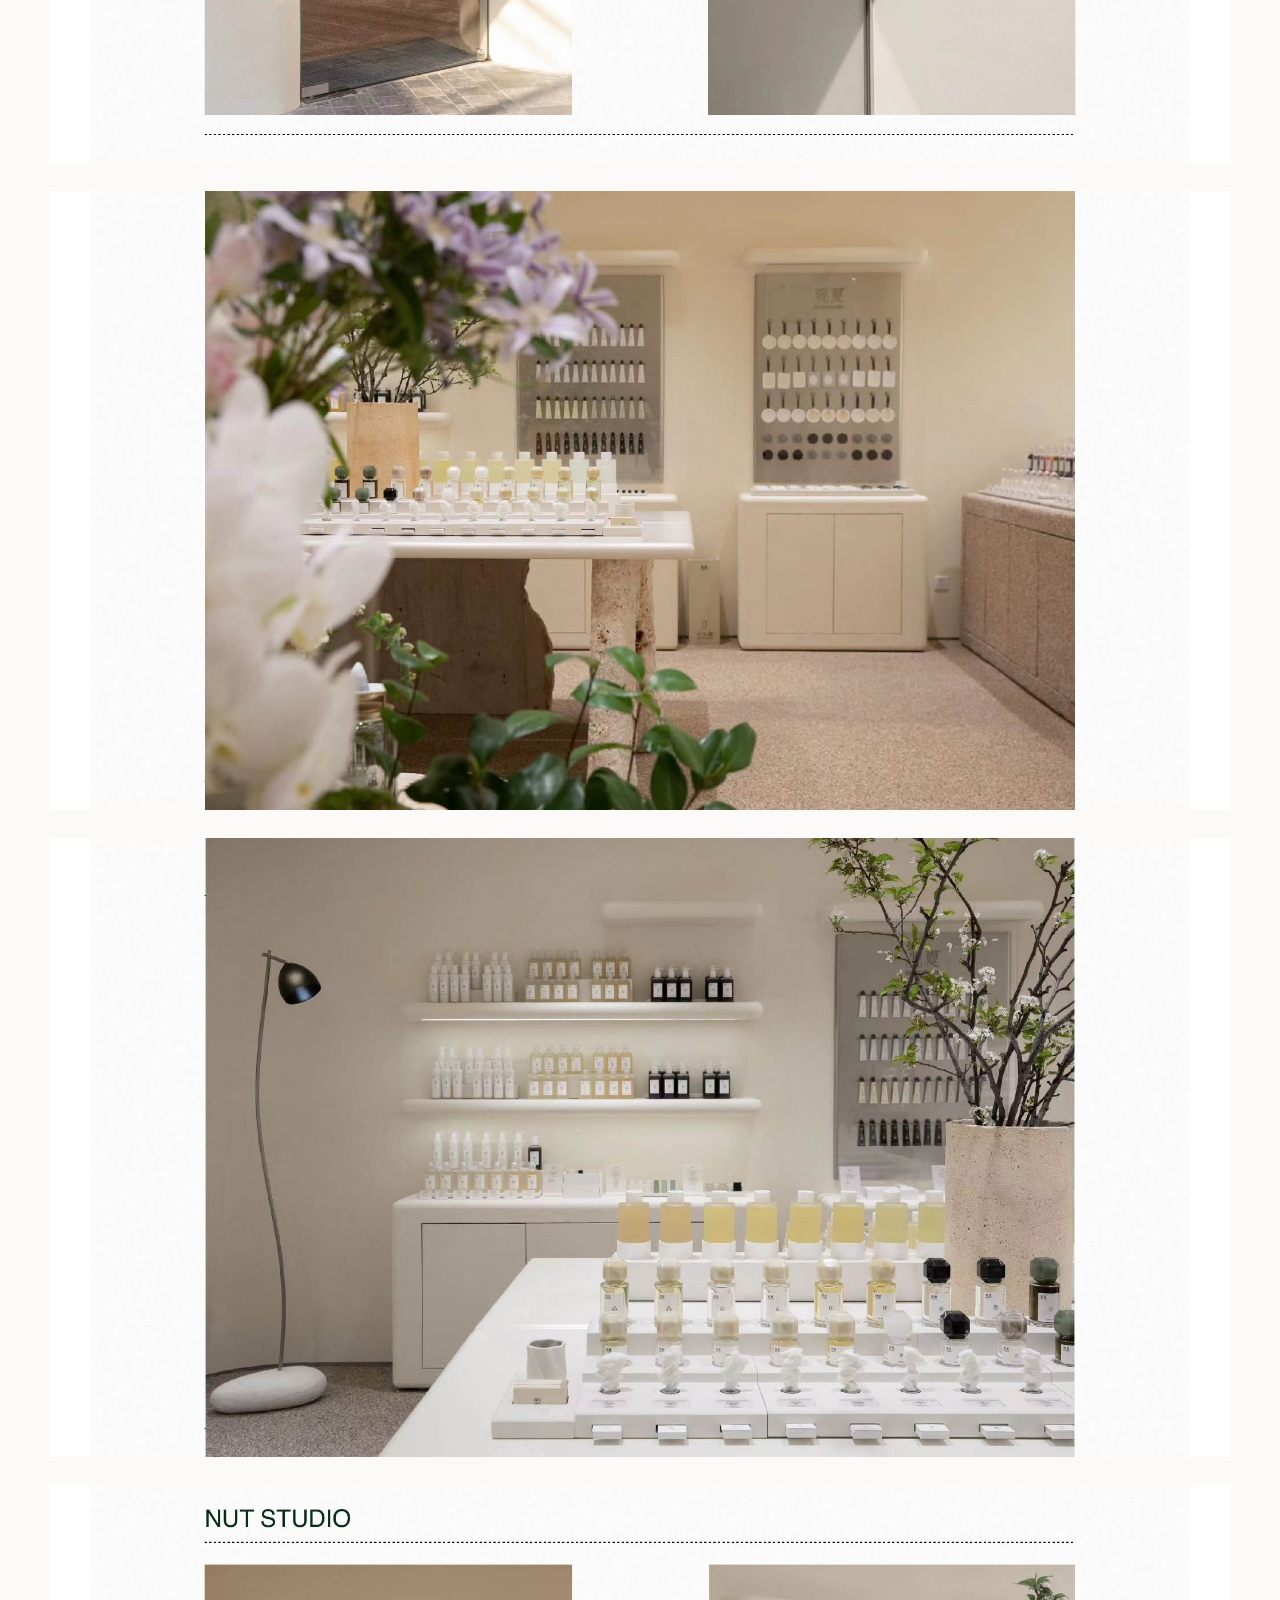
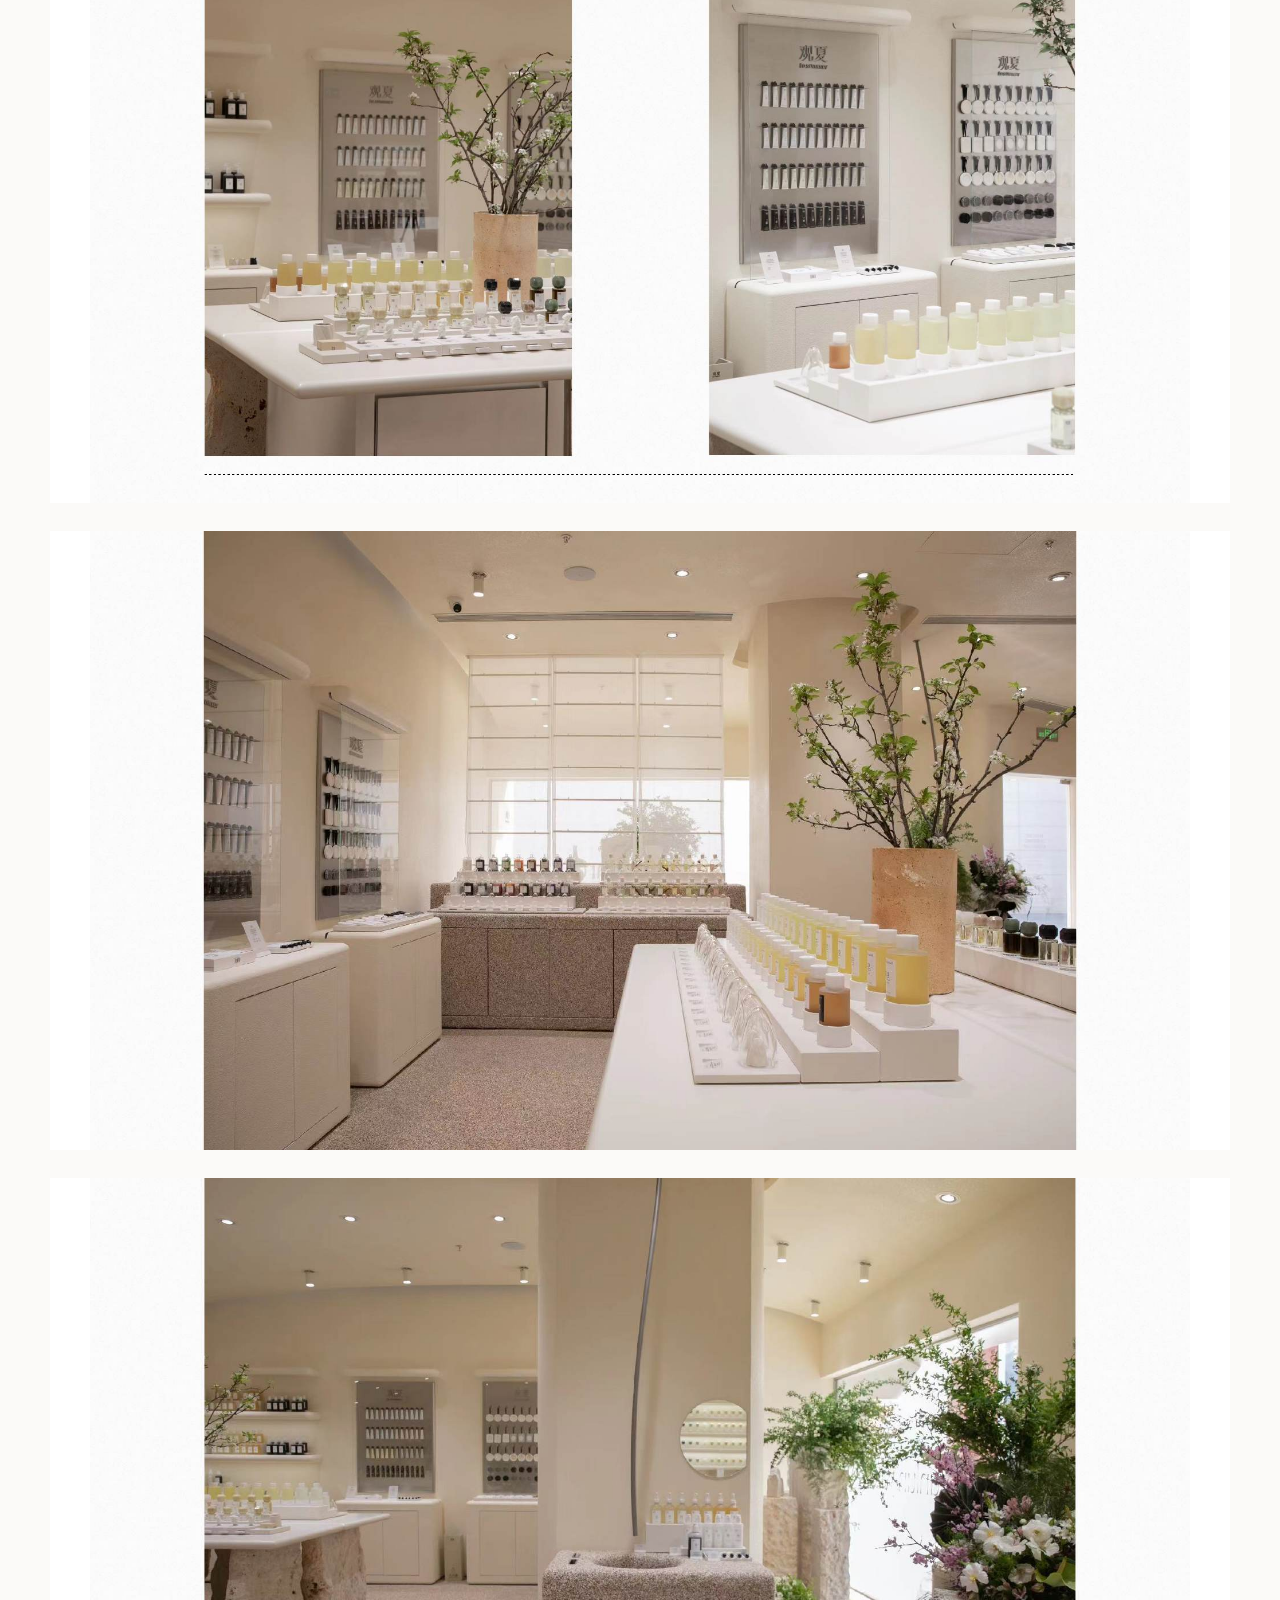
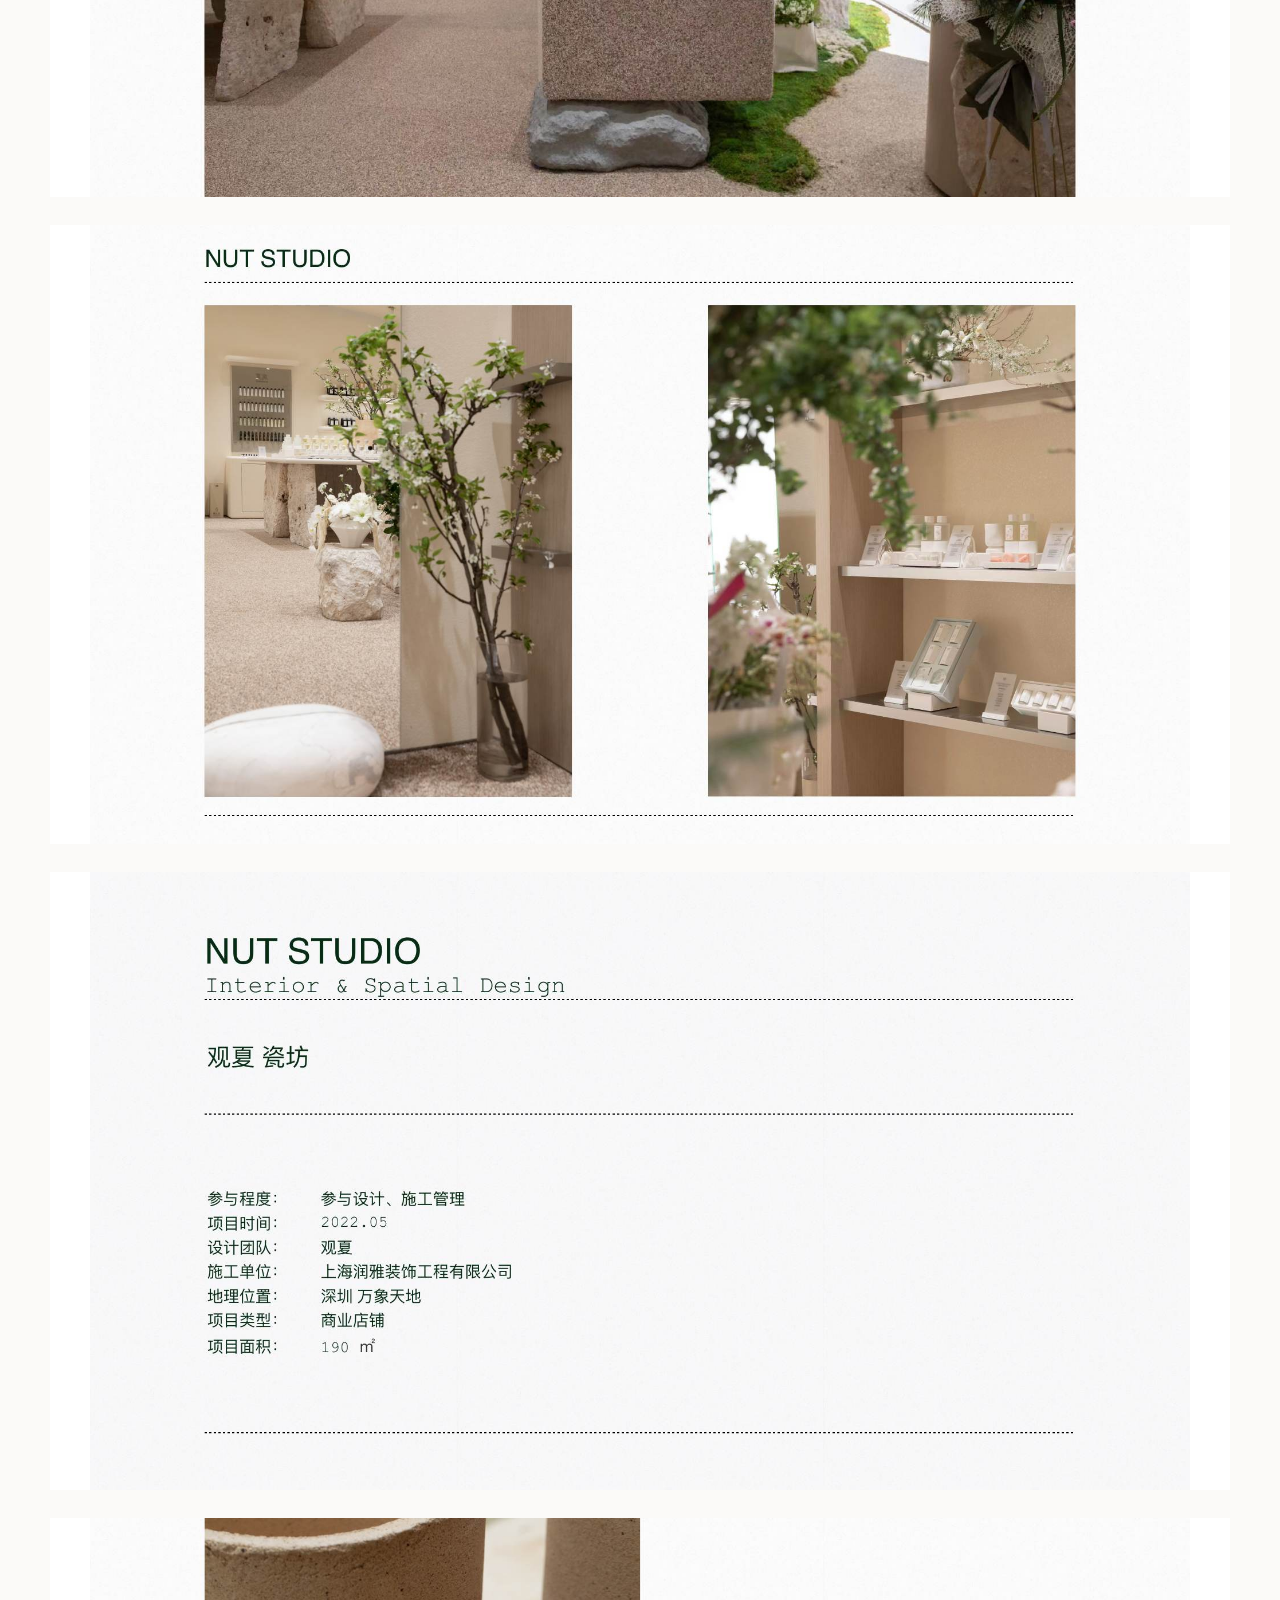
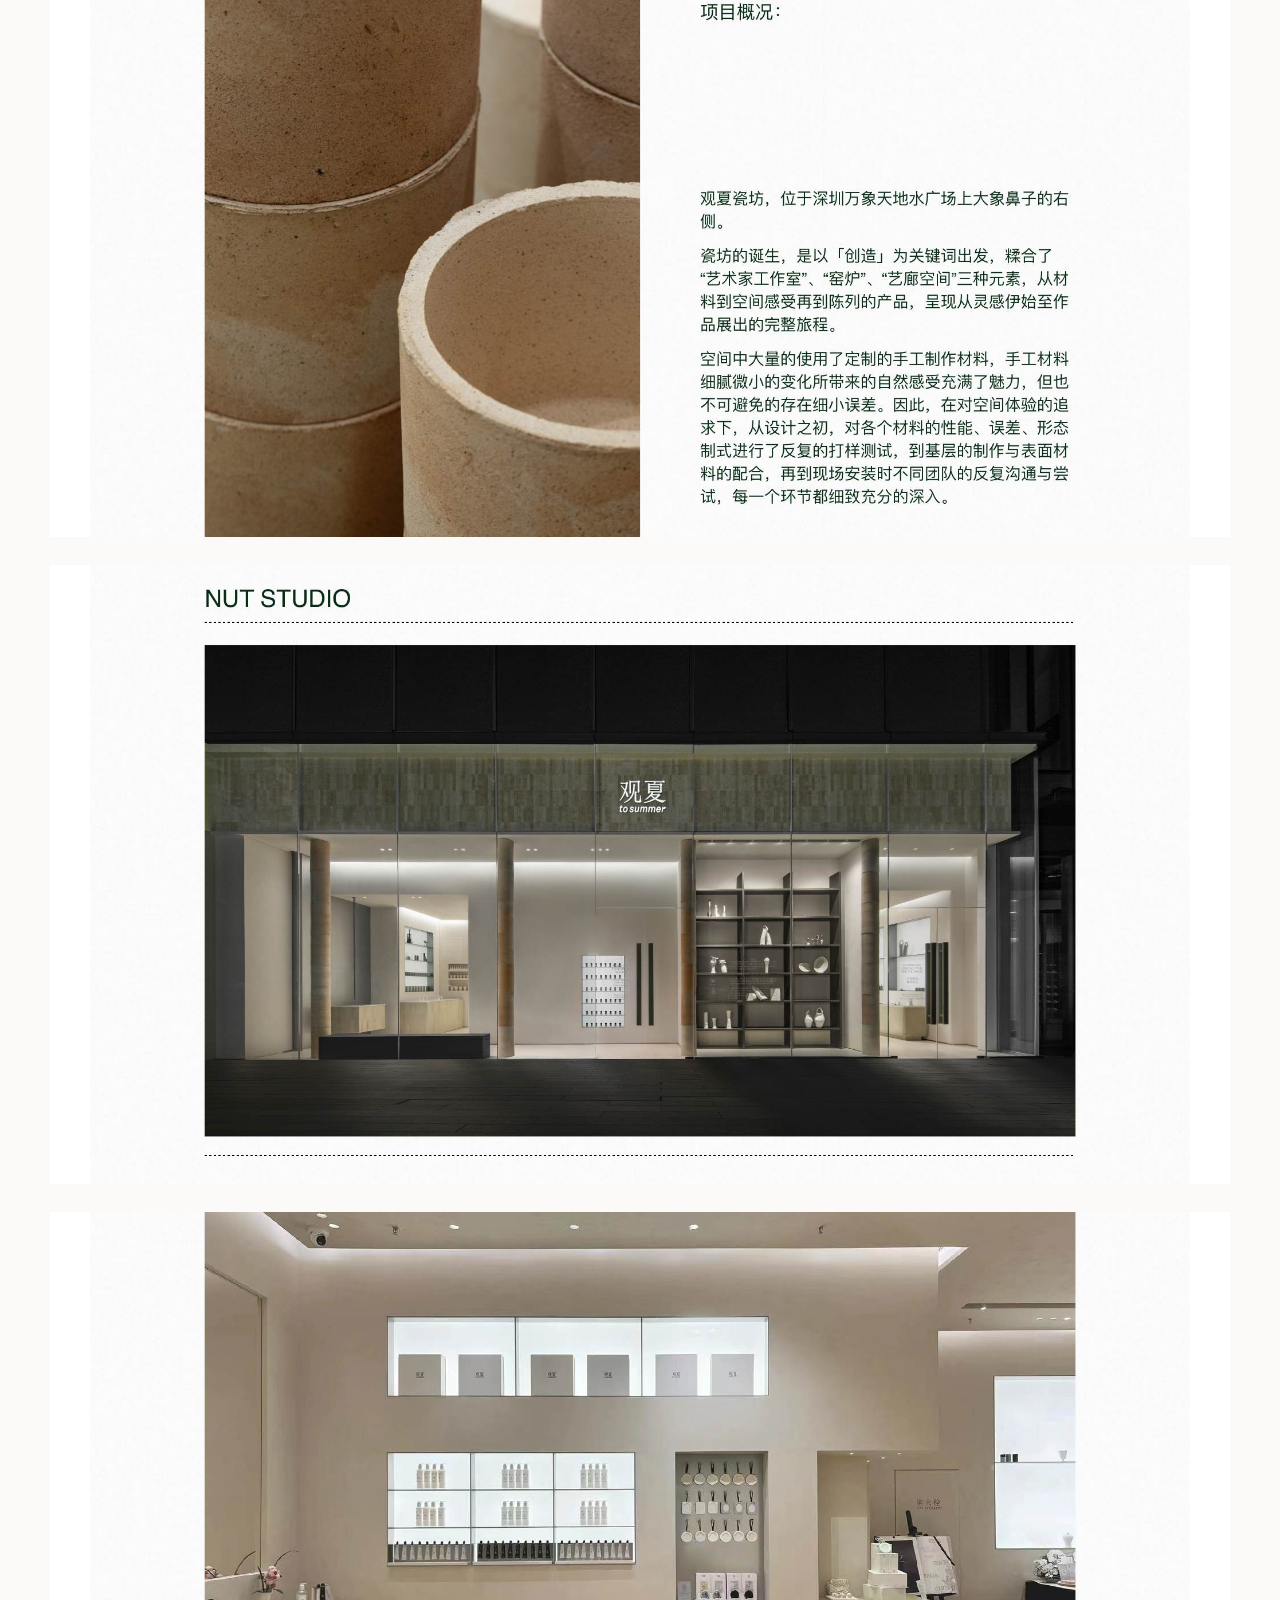
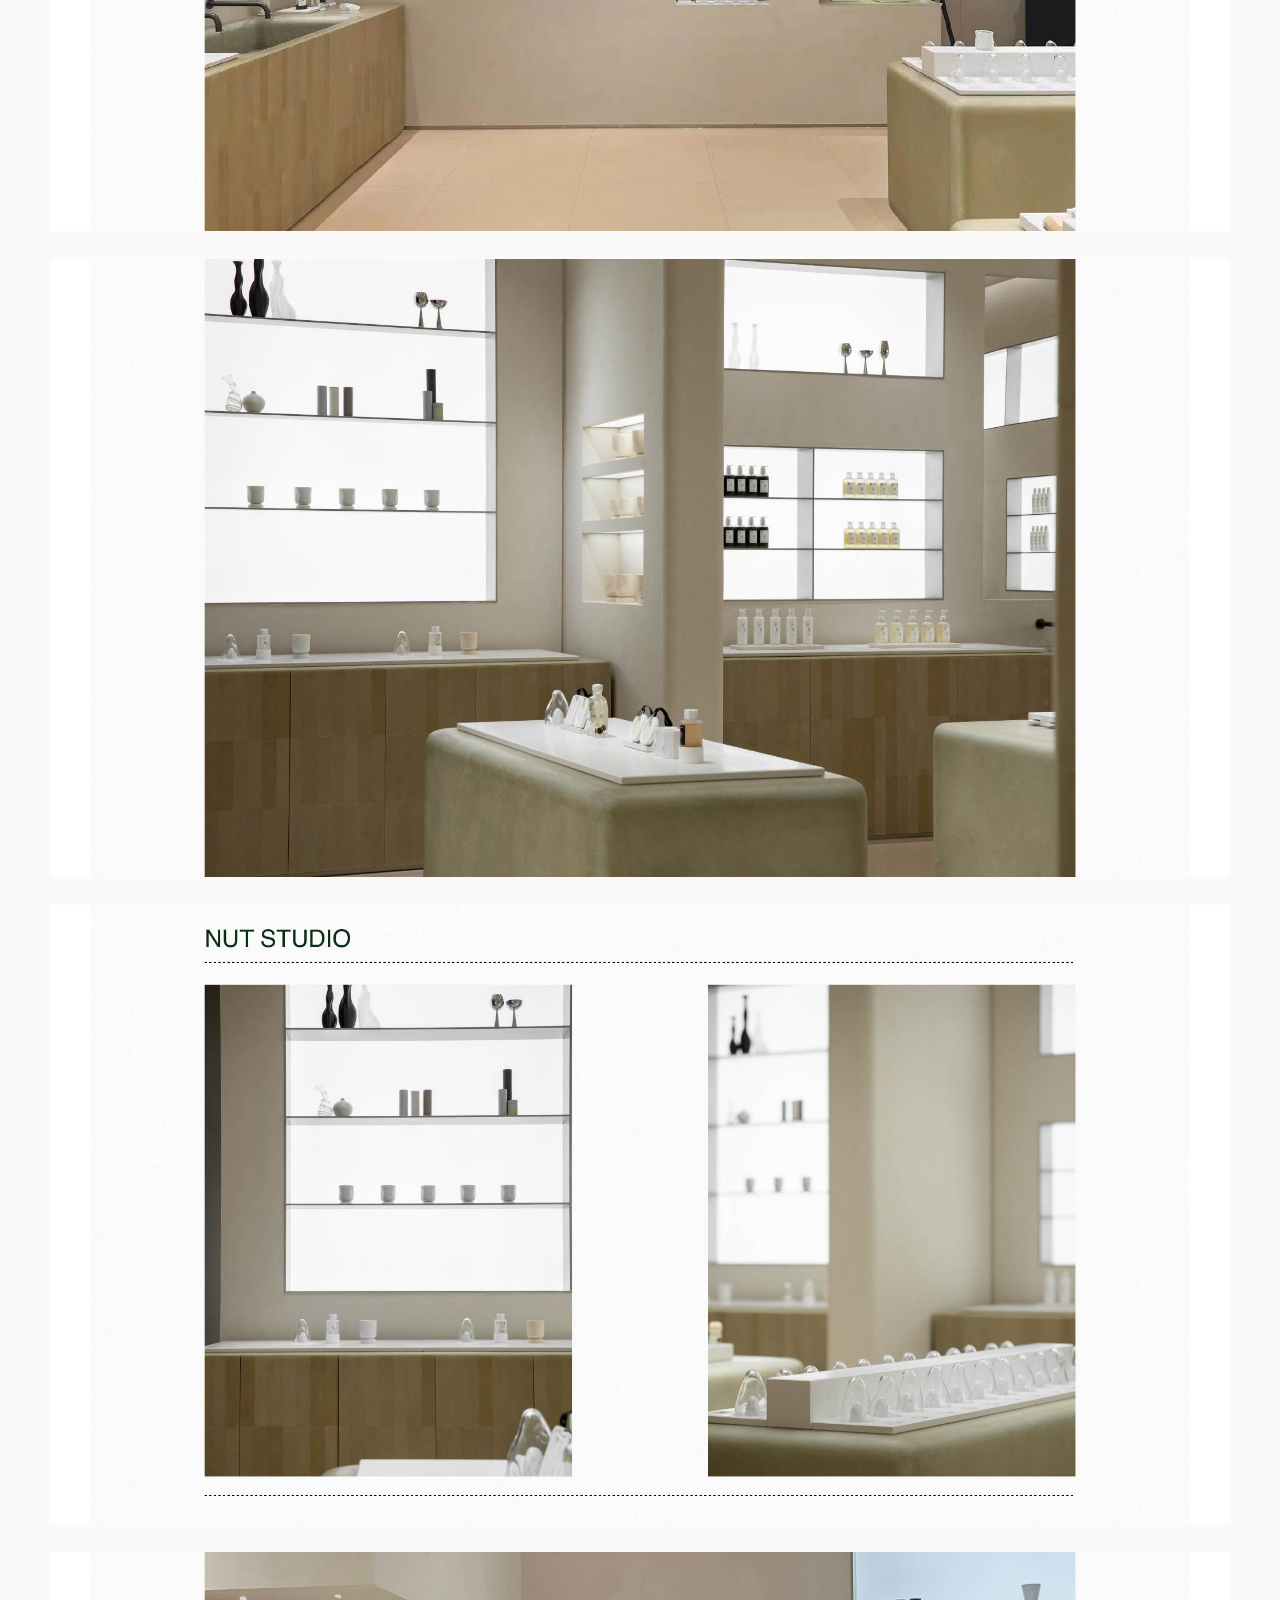
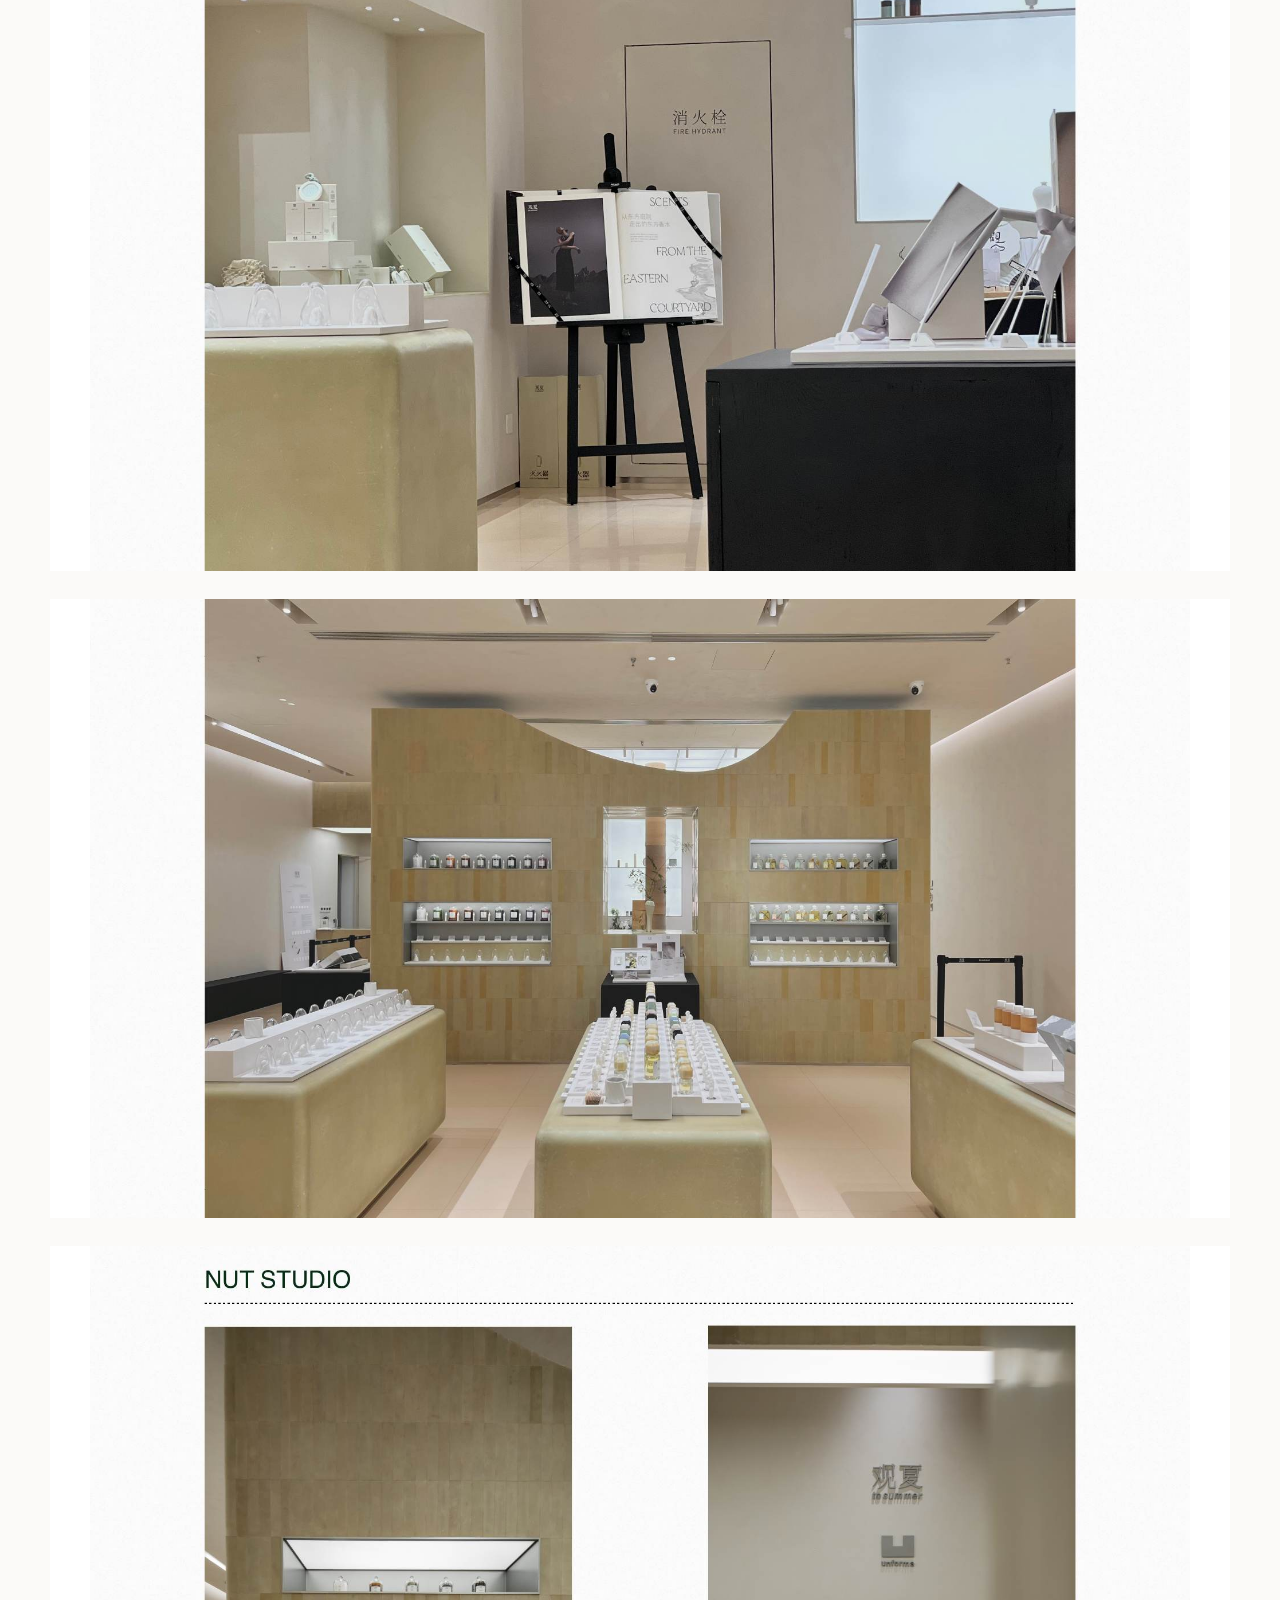
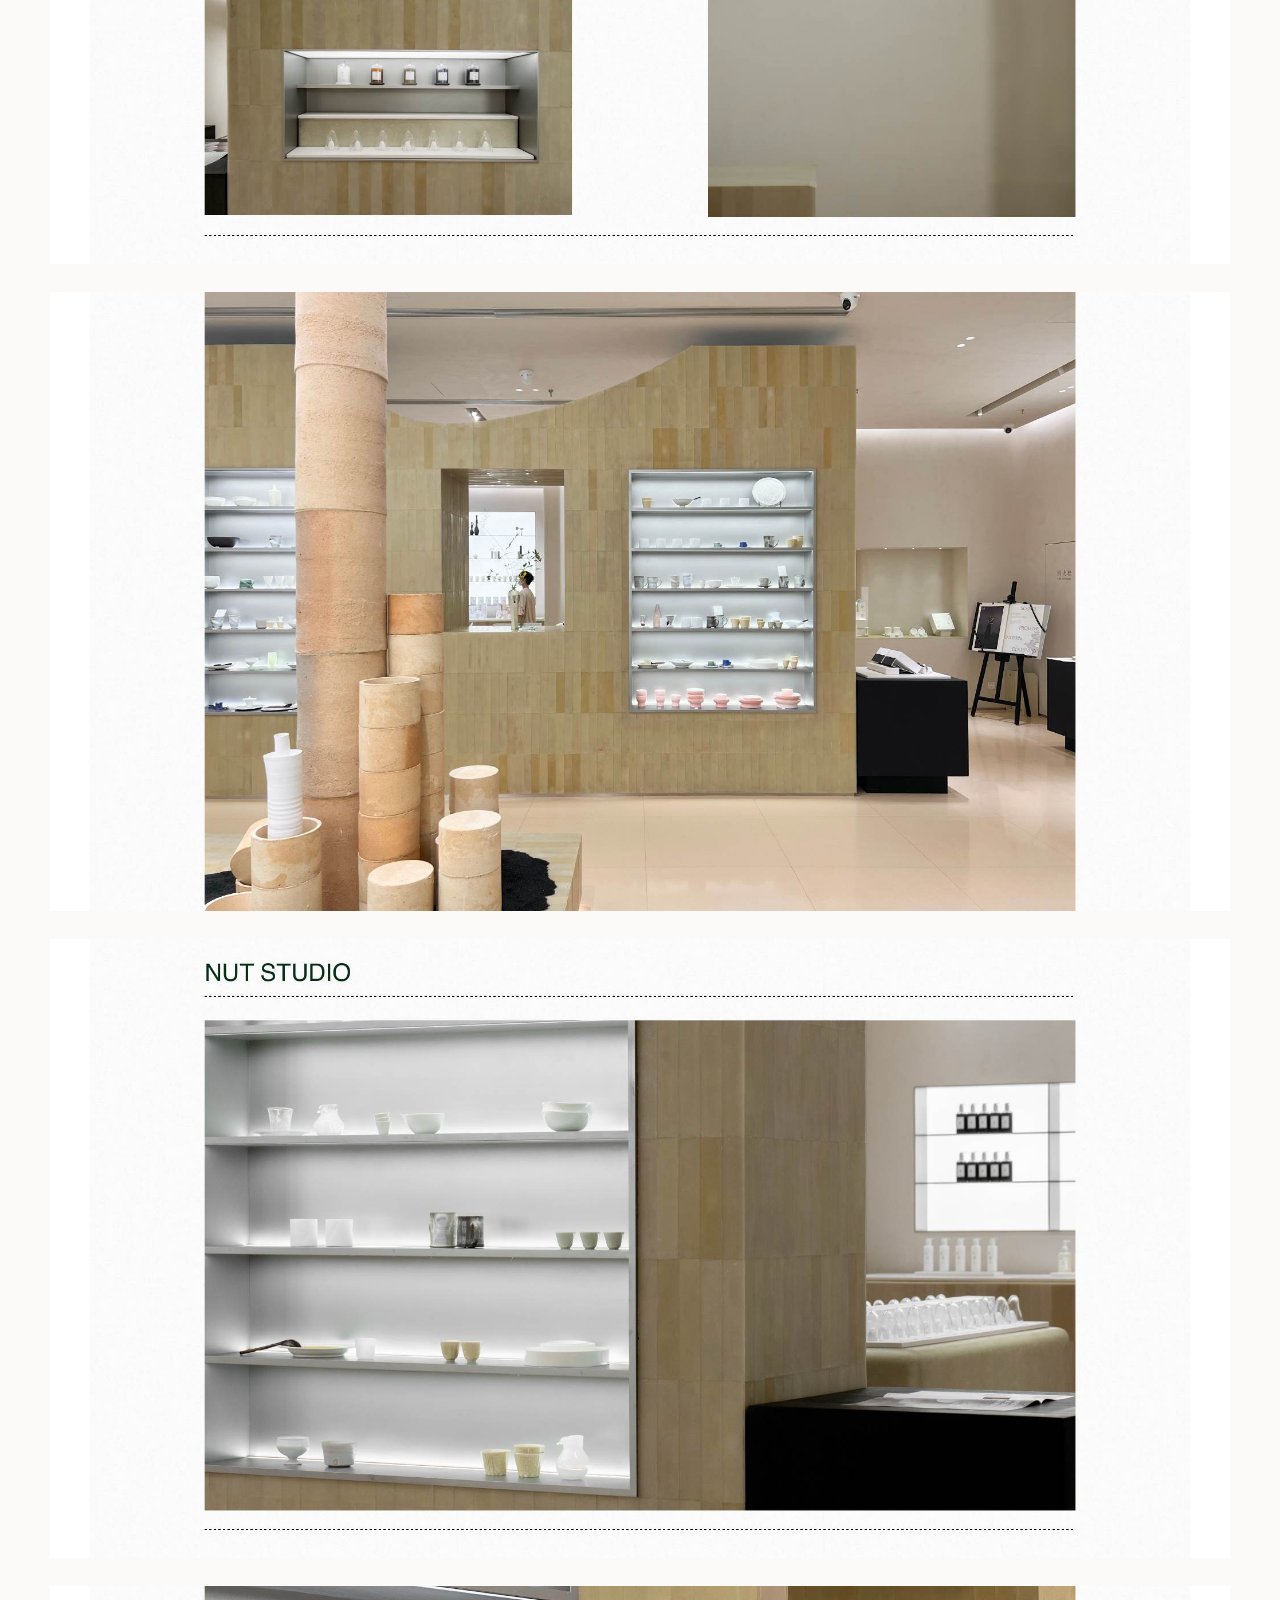
<file: info/lin-xu.html>
<!doctype html>
<html lang="en">
  <head>
    <meta charset="utf-8" />
    <meta name="viewport" content="width=device-width, initial-scale=1" />
    <title>Lin Xu More info | 原质社 RAW COLLECTIVE</title>
    <link rel="stylesheet" href="../styles.css" />
  </head>
  <body>
    <header class="site-header">
      <a class="brand" href="../index.html#home" aria-label="原质社 RAW COLLECTIVE home">
        <img class="brand-logo" src="../assets/raw-collective-text-logo-trimmed.png" alt="原质社 RAW COLLECTIVE" />
      </a>
      <nav class="nav" aria-label="Primary navigation">
        <a class="nav-link" href="../index.html#about">About</a>
        <a class="nav-link" href="../index.html#members">Members</a>
      </nav>
    </header>

    <main class="member-page">
      <a class="back-button" href="../members/lin-xu.html">Back to member</a>
      <header class="info-heading">
        <p class="eyebrow">More info</p>
        <h1>Lin Xu / 林旭</h1>
      </header>
      <section class="pdf-preview" aria-label="Lin Xu / 林旭 PDF preview">
        <figure class="pdf-page"><img src="../assets/pdf-previews/lin-xu/page-01.jpg" alt="Lin Xu / 林旭 PDF preview page 1" loading="lazy" /></figure>
        <figure class="pdf-page"><img src="../assets/pdf-previews/lin-xu/page-02.jpg" alt="Lin Xu / 林旭 PDF preview page 2" loading="lazy" /></figure>
        <figure class="pdf-page"><img src="../assets/pdf-previews/lin-xu/page-03.jpg" alt="Lin Xu / 林旭 PDF preview page 3" loading="lazy" /></figure>
        <figure class="pdf-page"><img src="../assets/pdf-previews/lin-xu/page-04.jpg" alt="Lin Xu / 林旭 PDF preview page 4" loading="lazy" /></figure>
        <figure class="pdf-page"><img src="../assets/pdf-previews/lin-xu/page-05.jpg" alt="Lin Xu / 林旭 PDF preview page 5" loading="lazy" /></figure>
        <figure class="pdf-page"><img src="../assets/pdf-previews/lin-xu/page-06.jpg" alt="Lin Xu / 林旭 PDF preview page 6" loading="lazy" /></figure>
        <figure class="pdf-page"><img src="../assets/pdf-previews/lin-xu/page-07.jpg" alt="Lin Xu / 林旭 PDF preview page 7" loading="lazy" /></figure>
        <figure class="pdf-page"><img src="../assets/pdf-previews/lin-xu/page-08.jpg" alt="Lin Xu / 林旭 PDF preview page 8" loading="lazy" /></figure>
        <figure class="pdf-page"><img src="../assets/pdf-previews/lin-xu/page-09.jpg" alt="Lin Xu / 林旭 PDF preview page 9" loading="lazy" /></figure>
        <figure class="pdf-page"><img src="../assets/pdf-previews/lin-xu/page-10.jpg" alt="Lin Xu / 林旭 PDF preview page 10" loading="lazy" /></figure>
        <figure class="pdf-page"><img src="../assets/pdf-previews/lin-xu/page-11.jpg" alt="Lin Xu / 林旭 PDF preview page 11" loading="lazy" /></figure>
        <figure class="pdf-page"><img src="../assets/pdf-previews/lin-xu/page-12.jpg" alt="Lin Xu / 林旭 PDF preview page 12" loading="lazy" /></figure>
        <figure class="pdf-page"><img src="../assets/pdf-previews/lin-xu/page-13.jpg" alt="Lin Xu / 林旭 PDF preview page 13" loading="lazy" /></figure>
        <figure class="pdf-page"><img src="../assets/pdf-previews/lin-xu/page-14.jpg" alt="Lin Xu / 林旭 PDF preview page 14" loading="lazy" /></figure>
        <figure class="pdf-page"><img src="../assets/pdf-previews/lin-xu/page-15.jpg" alt="Lin Xu / 林旭 PDF preview page 15" loading="lazy" /></figure>
        <figure class="pdf-page"><img src="../assets/pdf-previews/lin-xu/page-16.jpg" alt="Lin Xu / 林旭 PDF preview page 16" loading="lazy" /></figure>
        <figure class="pdf-page"><img src="../assets/pdf-previews/lin-xu/page-17.jpg" alt="Lin Xu / 林旭 PDF preview page 17" loading="lazy" /></figure>
        <figure class="pdf-page"><img src="../assets/pdf-previews/lin-xu/page-18.jpg" alt="Lin Xu / 林旭 PDF preview page 18" loading="lazy" /></figure>
        <figure class="pdf-page"><img src="../assets/pdf-previews/lin-xu/page-19.jpg" alt="Lin Xu / 林旭 PDF preview page 19" loading="lazy" /></figure>
        <figure class="pdf-page"><img src="../assets/pdf-previews/lin-xu/page-20.jpg" alt="Lin Xu / 林旭 PDF preview page 20" loading="lazy" /></figure>
        <figure class="pdf-page"><img src="../assets/pdf-previews/lin-xu/page-21.jpg" alt="Lin Xu / 林旭 PDF preview page 21" loading="lazy" /></figure>
        <figure class="pdf-page"><img src="../assets/pdf-previews/lin-xu/page-22.jpg" alt="Lin Xu / 林旭 PDF preview page 22" loading="lazy" /></figure>
        <figure class="pdf-page"><img src="../assets/pdf-previews/lin-xu/page-23.jpg" alt="Lin Xu / 林旭 PDF preview page 23" loading="lazy" /></figure>
        <figure class="pdf-page"><img src="../assets/pdf-previews/lin-xu/page-24.jpg" alt="Lin Xu / 林旭 PDF preview page 24" loading="lazy" /></figure>
        <figure class="pdf-page"><img src="../assets/pdf-previews/lin-xu/page-25.jpg" alt="Lin Xu / 林旭 PDF preview page 25" loading="lazy" /></figure>
        <figure class="pdf-page"><img src="../assets/pdf-previews/lin-xu/page-26.jpg" alt="Lin Xu / 林旭 PDF preview page 26" loading="lazy" /></figure>
        <figure class="pdf-page"><img src="../assets/pdf-previews/lin-xu/page-27.jpg" alt="Lin Xu / 林旭 PDF preview page 27" loading="lazy" /></figure>
        <figure class="pdf-page"><img src="../assets/pdf-previews/lin-xu/page-28.jpg" alt="Lin Xu / 林旭 PDF preview page 28" loading="lazy" /></figure>
        <figure class="pdf-page"><img src="../assets/pdf-previews/lin-xu/page-29.jpg" alt="Lin Xu / 林旭 PDF preview page 29" loading="lazy" /></figure>
        <figure class="pdf-page"><img src="../assets/pdf-previews/lin-xu/page-30.jpg" alt="Lin Xu / 林旭 PDF preview page 30" loading="lazy" /></figure>
        <figure class="pdf-page"><img src="../assets/pdf-previews/lin-xu/page-31.jpg" alt="Lin Xu / 林旭 PDF preview page 31" loading="lazy" /></figure>
        <figure class="pdf-page"><img src="../assets/pdf-previews/lin-xu/page-32.jpg" alt="Lin Xu / 林旭 PDF preview page 32" loading="lazy" /></figure>
        <figure class="pdf-page"><img src="../assets/pdf-previews/lin-xu/page-33.jpg" alt="Lin Xu / 林旭 PDF preview page 33" loading="lazy" /></figure>
        <figure class="pdf-page"><img src="../assets/pdf-previews/lin-xu/page-34.jpg" alt="Lin Xu / 林旭 PDF preview page 34" loading="lazy" /></figure>
        <figure class="pdf-page"><img src="../assets/pdf-previews/lin-xu/page-35.jpg" alt="Lin Xu / 林旭 PDF preview page 35" loading="lazy" /></figure>
        <figure class="pdf-page"><img src="../assets/pdf-previews/lin-xu/page-36.jpg" alt="Lin Xu / 林旭 PDF preview page 36" loading="lazy" /></figure>
        <figure class="pdf-page"><img src="../assets/pdf-previews/lin-xu/page-37.jpg" alt="Lin Xu / 林旭 PDF preview page 37" loading="lazy" /></figure>
        <figure class="pdf-page"><img src="../assets/pdf-previews/lin-xu/page-38.jpg" alt="Lin Xu / 林旭 PDF preview page 38" loading="lazy" /></figure>
        <figure class="pdf-page"><img src="../assets/pdf-previews/lin-xu/page-39.jpg" alt="Lin Xu / 林旭 PDF preview page 39" loading="lazy" /></figure>
        <figure class="pdf-page"><img src="../assets/pdf-previews/lin-xu/page-40.jpg" alt="Lin Xu / 林旭 PDF preview page 40" loading="lazy" /></figure>
        <figure class="pdf-page"><img src="../assets/pdf-previews/lin-xu/page-41.jpg" alt="Lin Xu / 林旭 PDF preview page 41" loading="lazy" /></figure>
        <figure class="pdf-page"><img src="../assets/pdf-previews/lin-xu/page-42.jpg" alt="Lin Xu / 林旭 PDF preview page 42" loading="lazy" /></figure>
        <figure class="pdf-page"><img src="../assets/pdf-previews/lin-xu/page-43.jpg" alt="Lin Xu / 林旭 PDF preview page 43" loading="lazy" /></figure>
        <figure class="pdf-page"><img src="../assets/pdf-previews/lin-xu/page-44.jpg" alt="Lin Xu / 林旭 PDF preview page 44" loading="lazy" /></figure>
      </section>
    </main>
  </body>
</html>
</file>
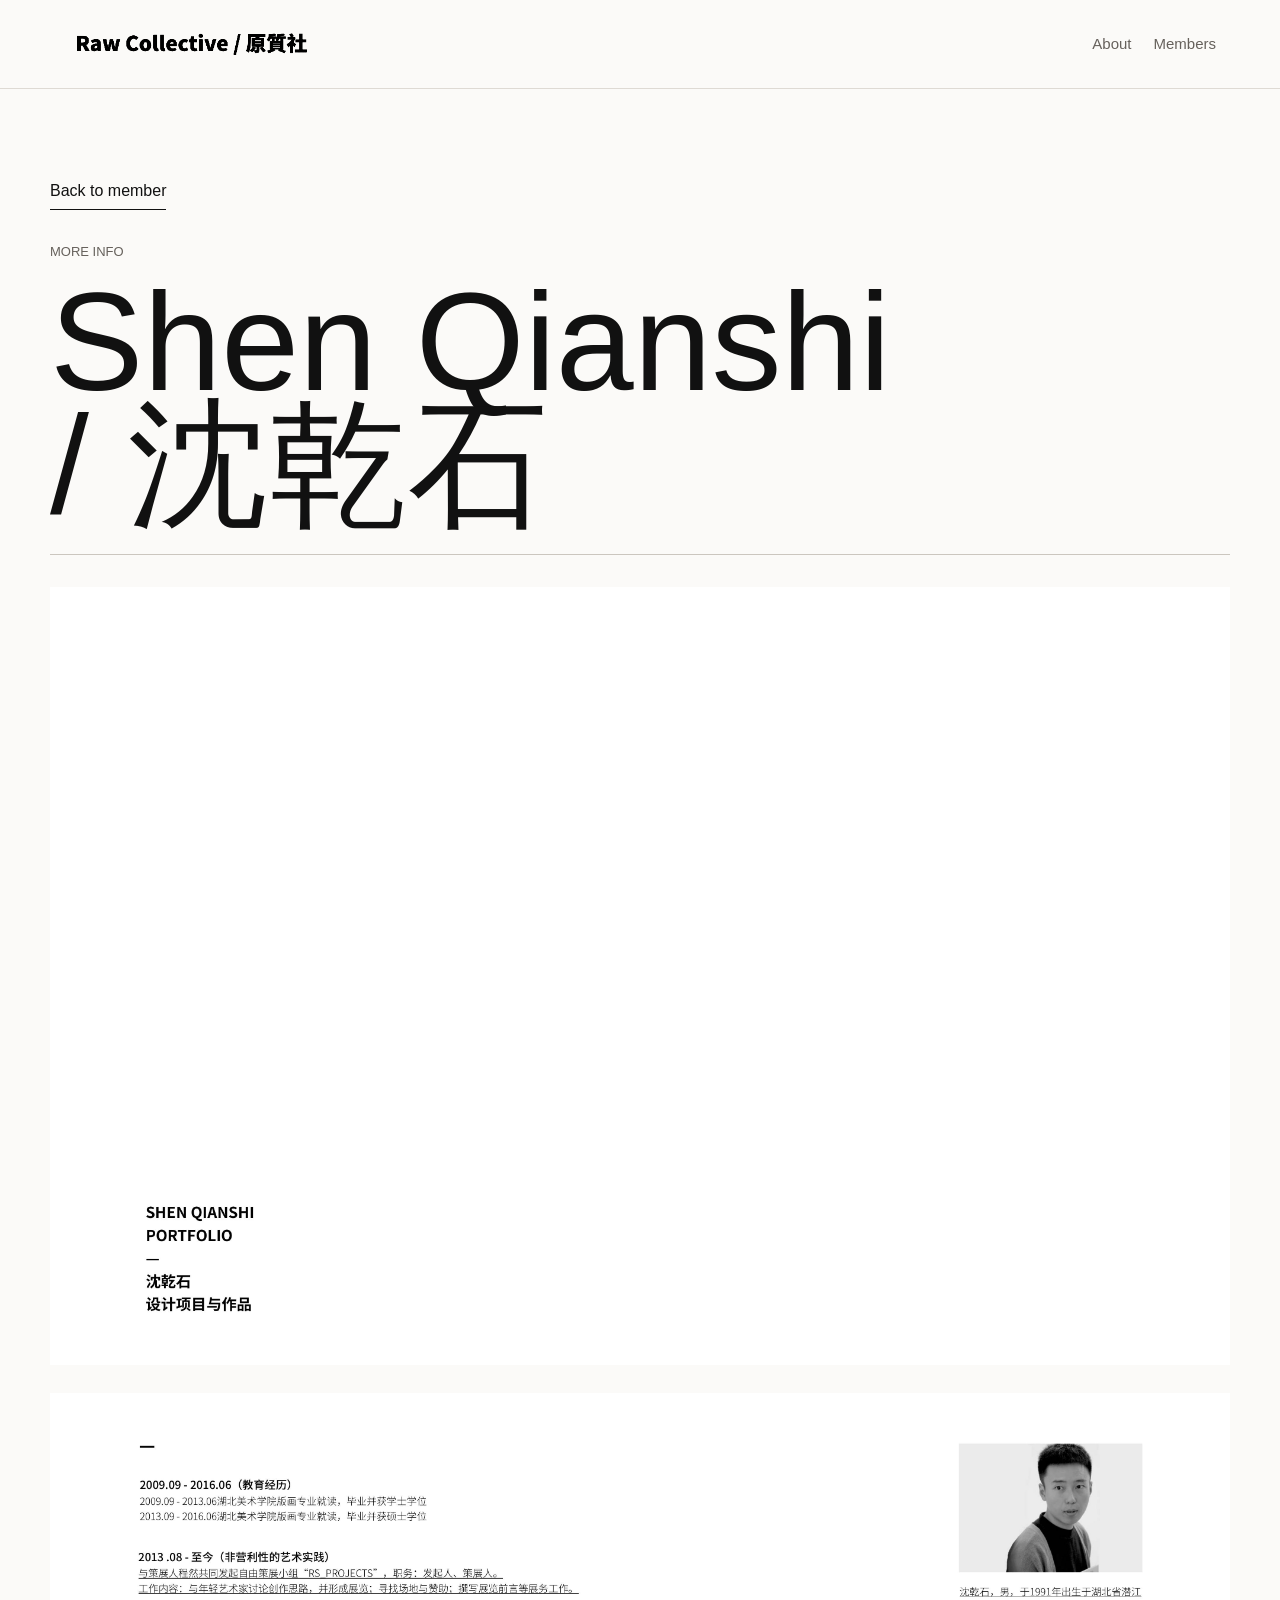
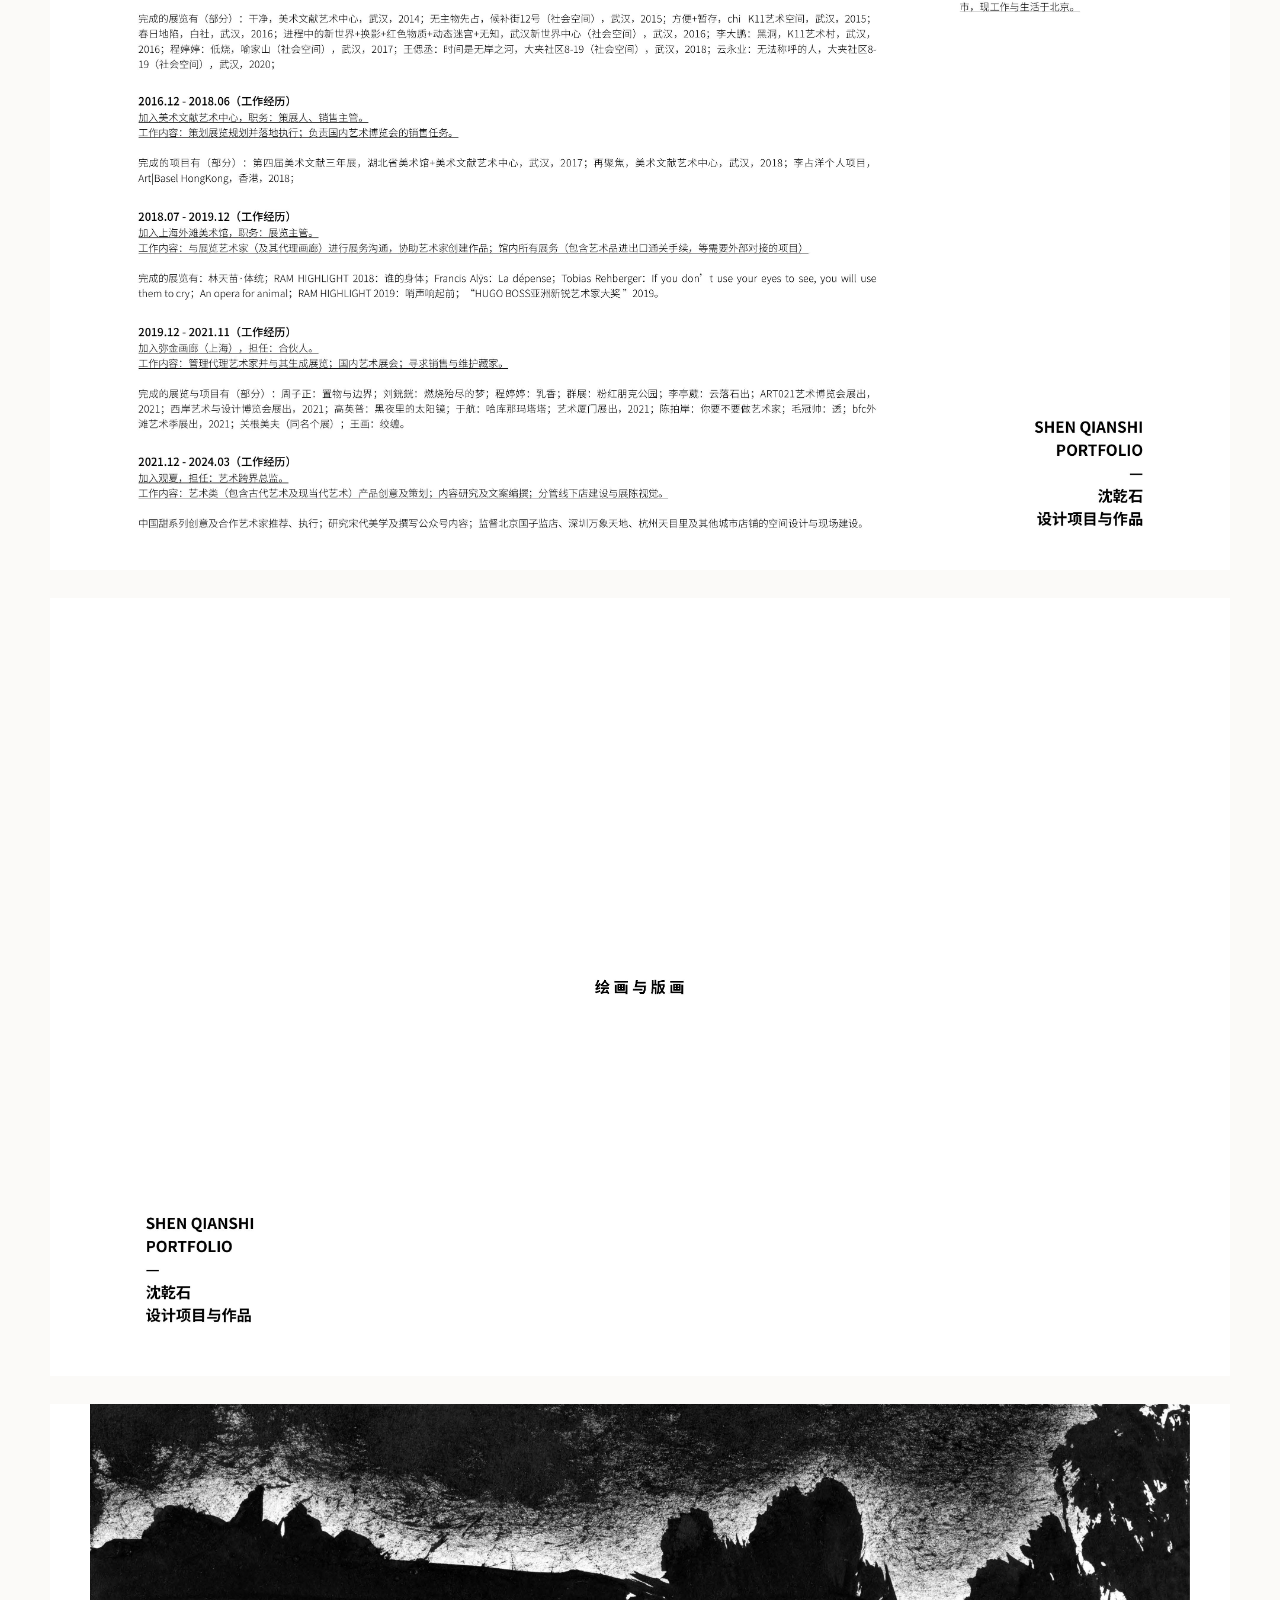
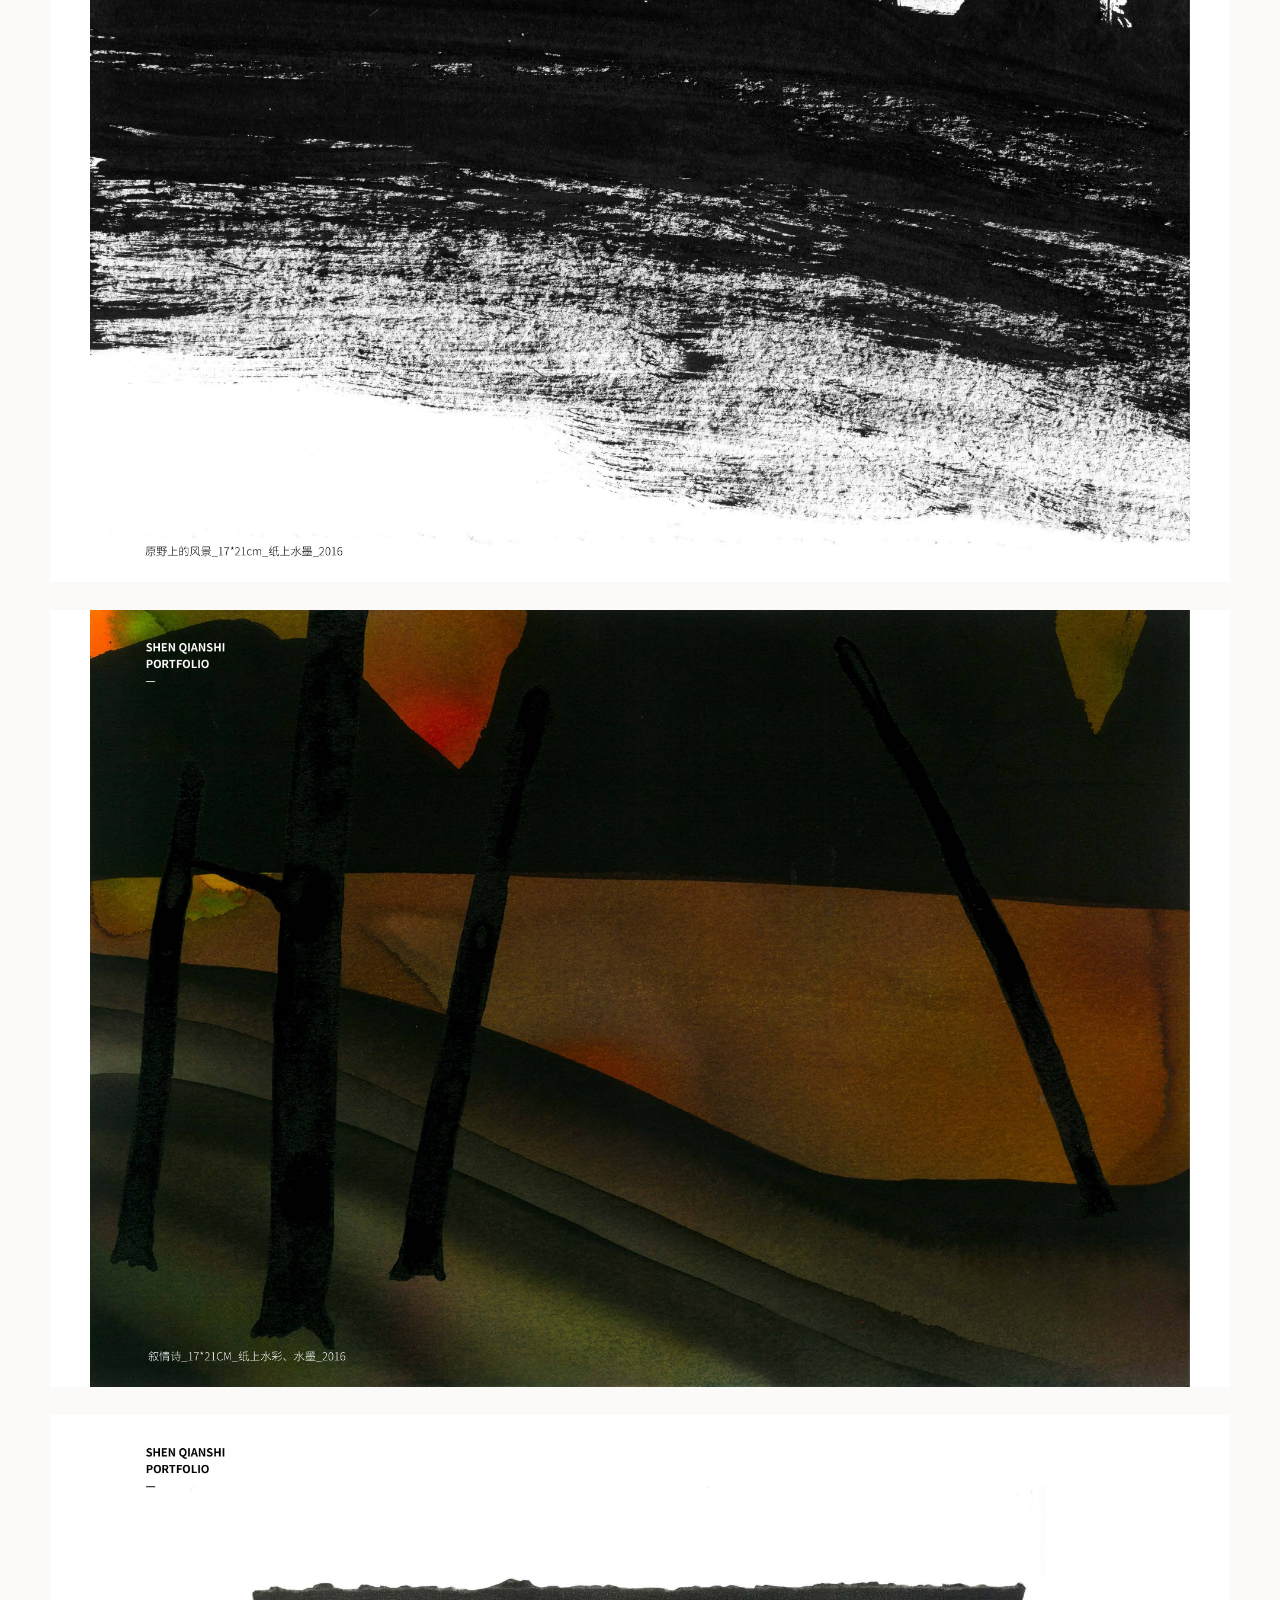
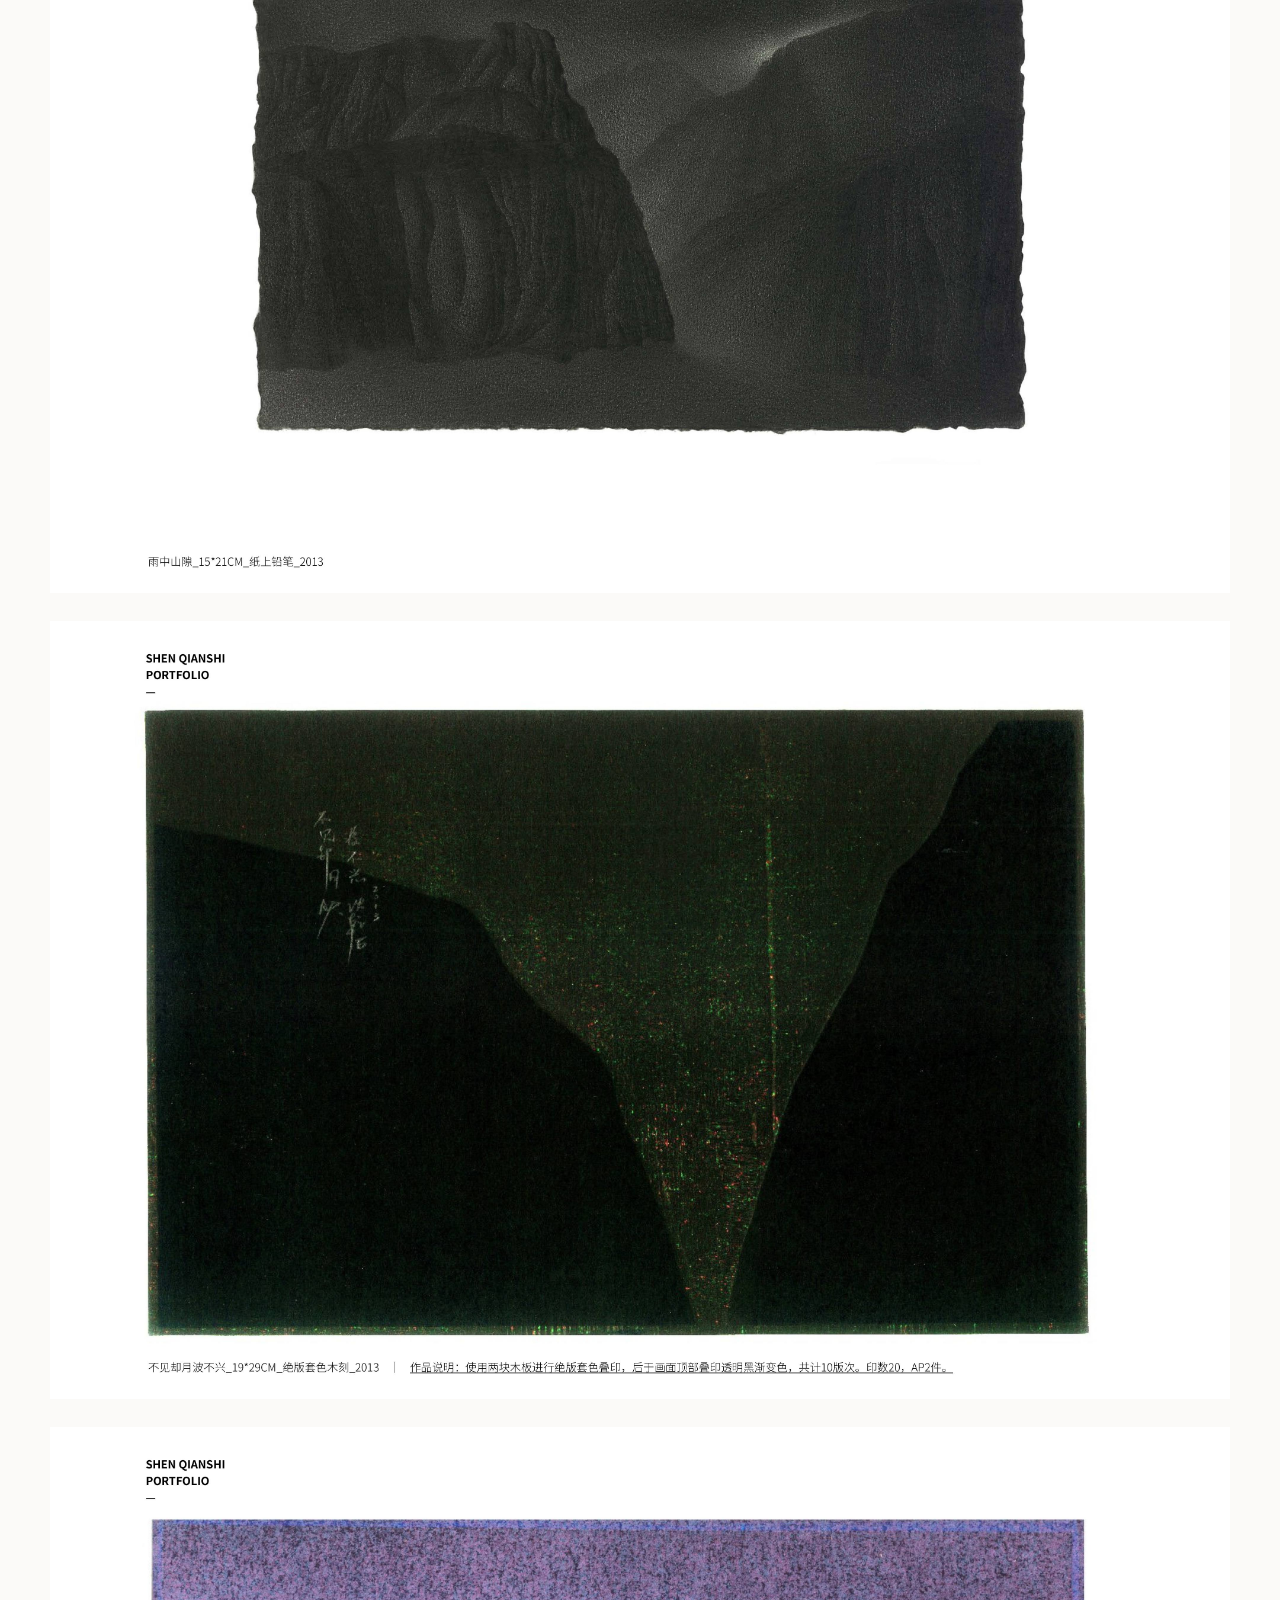
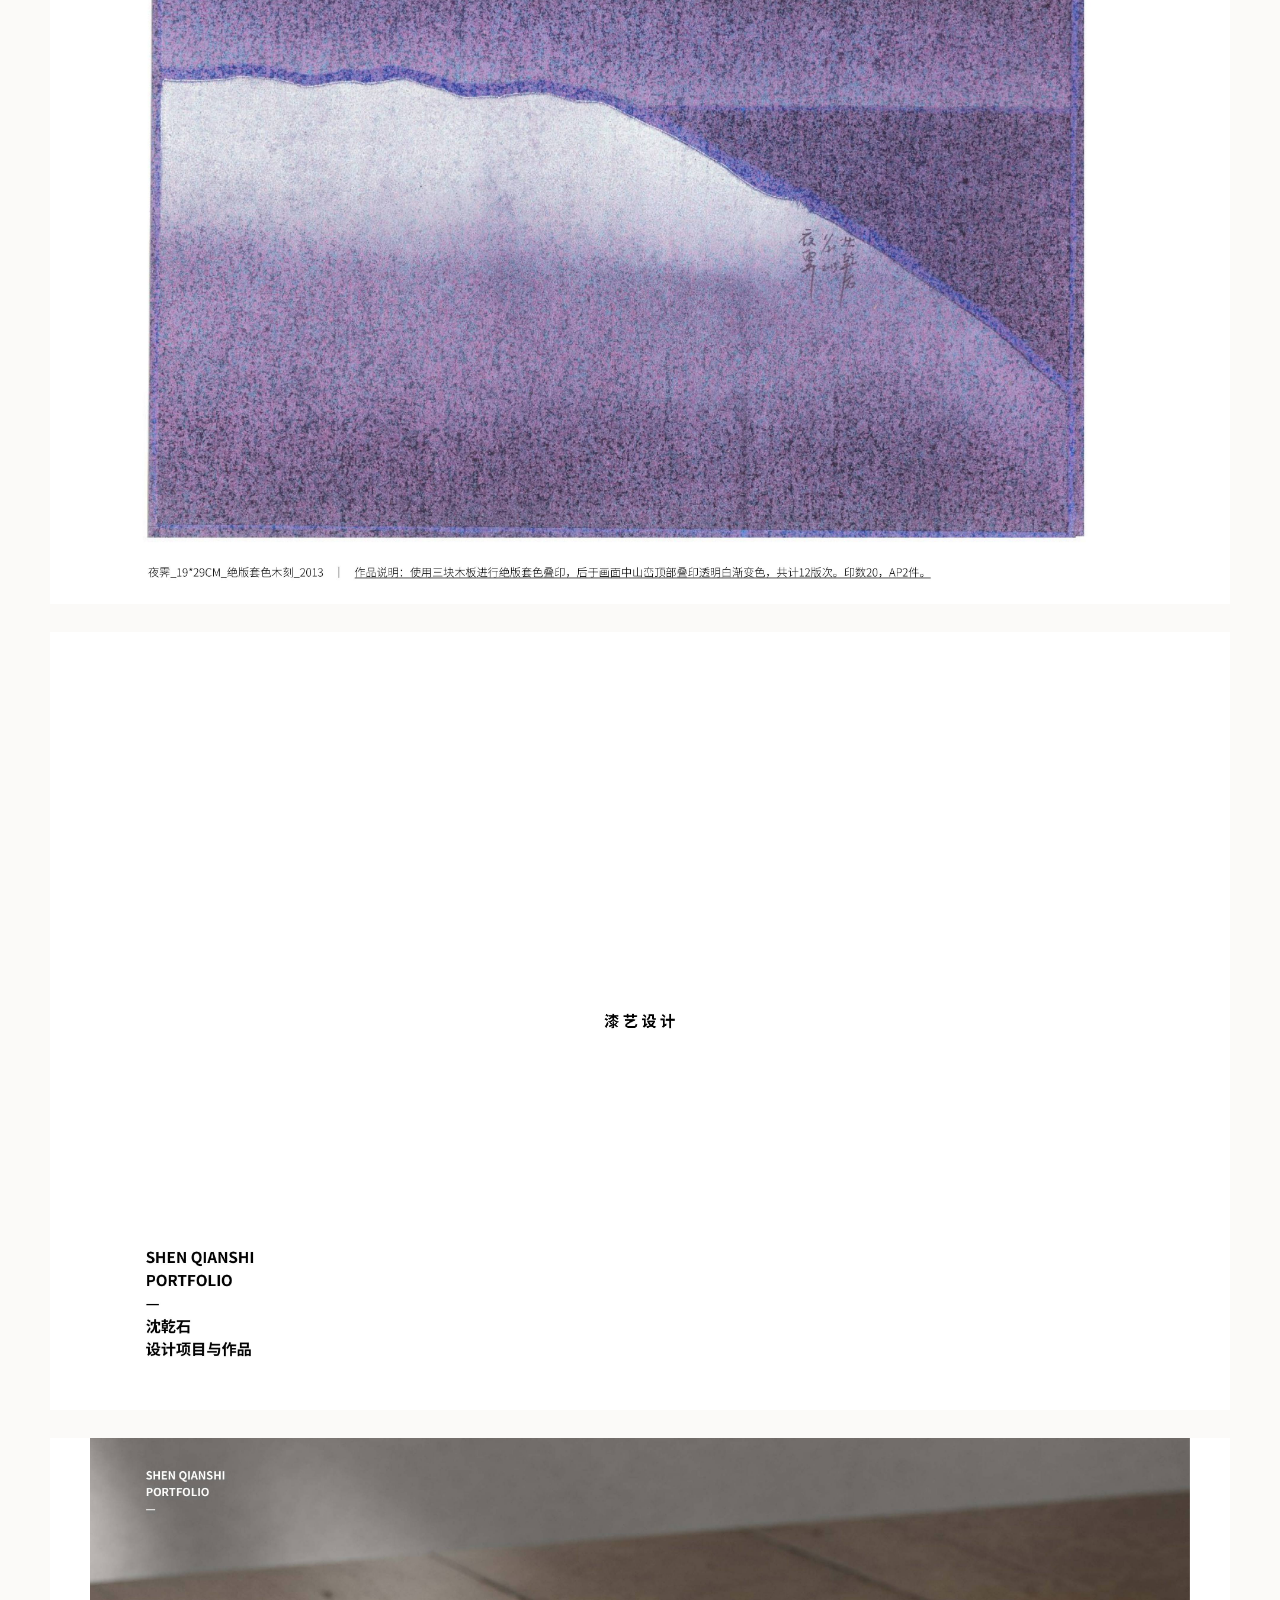
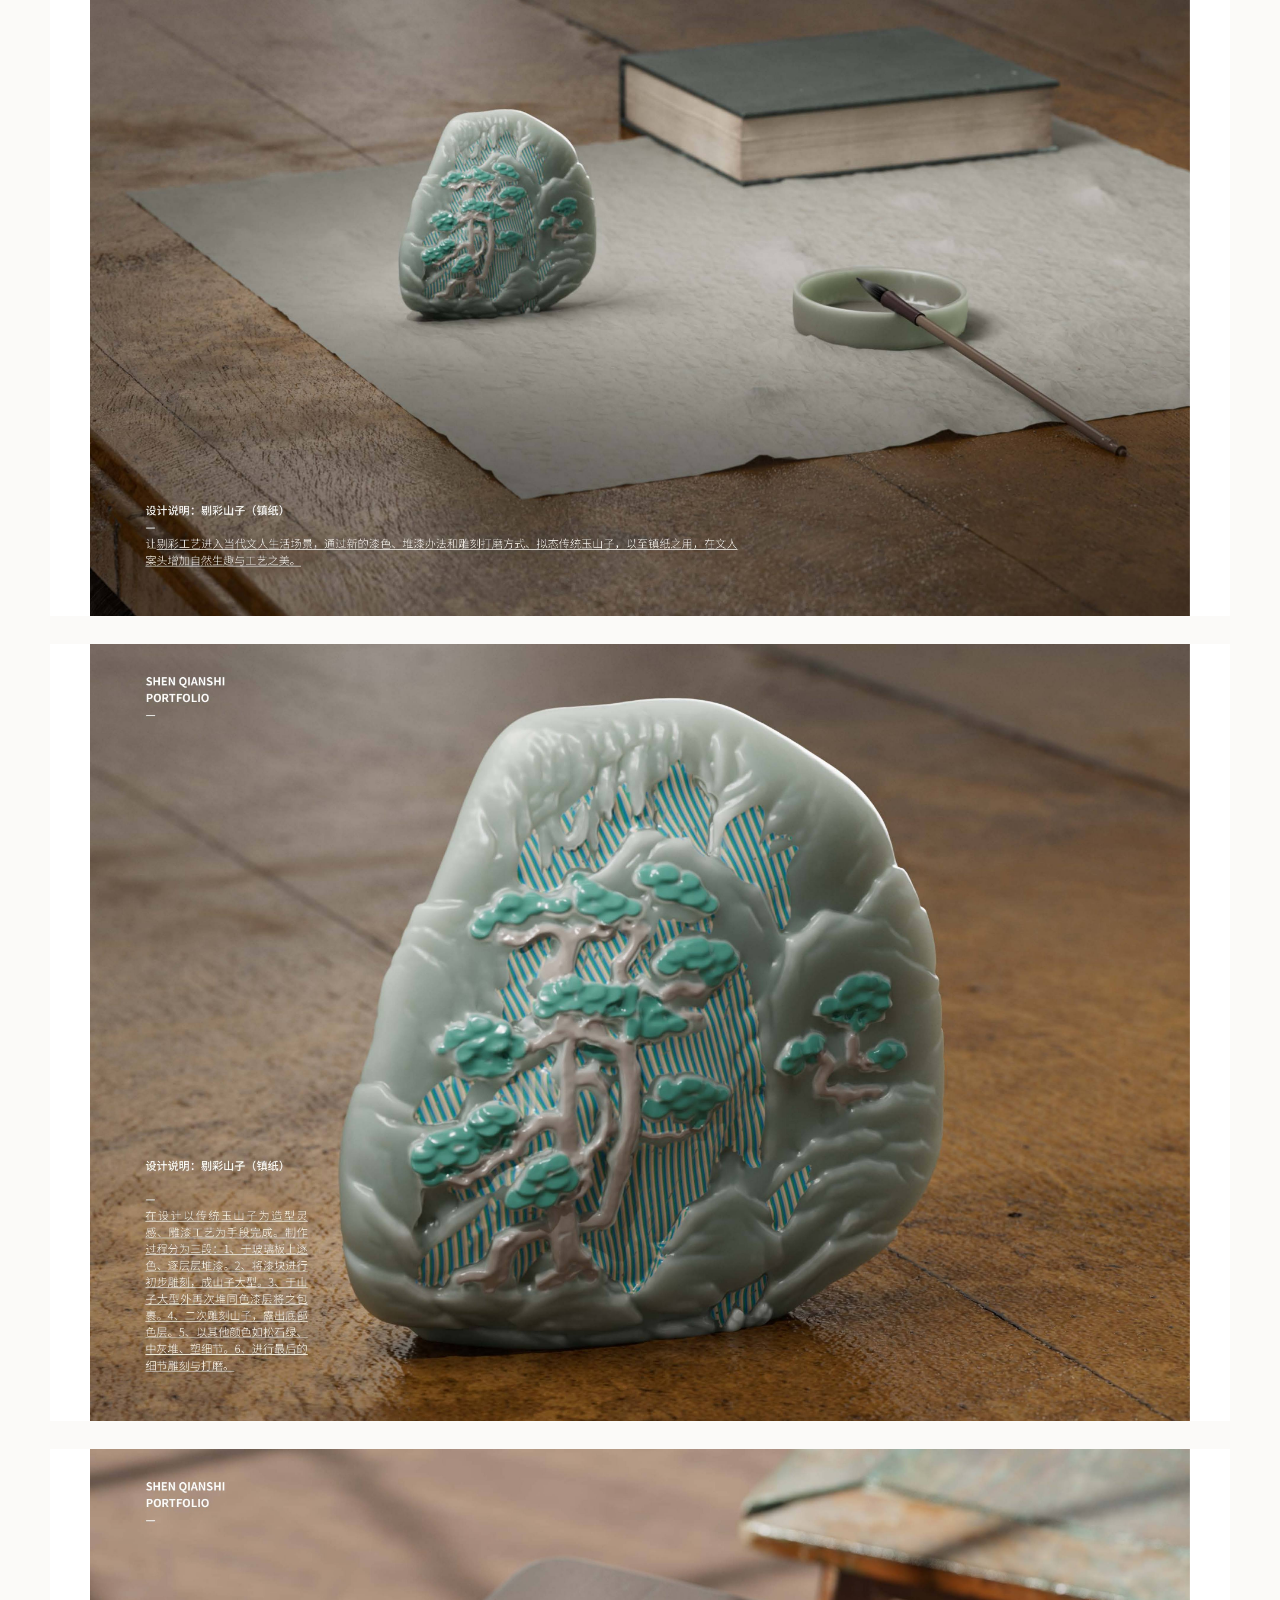
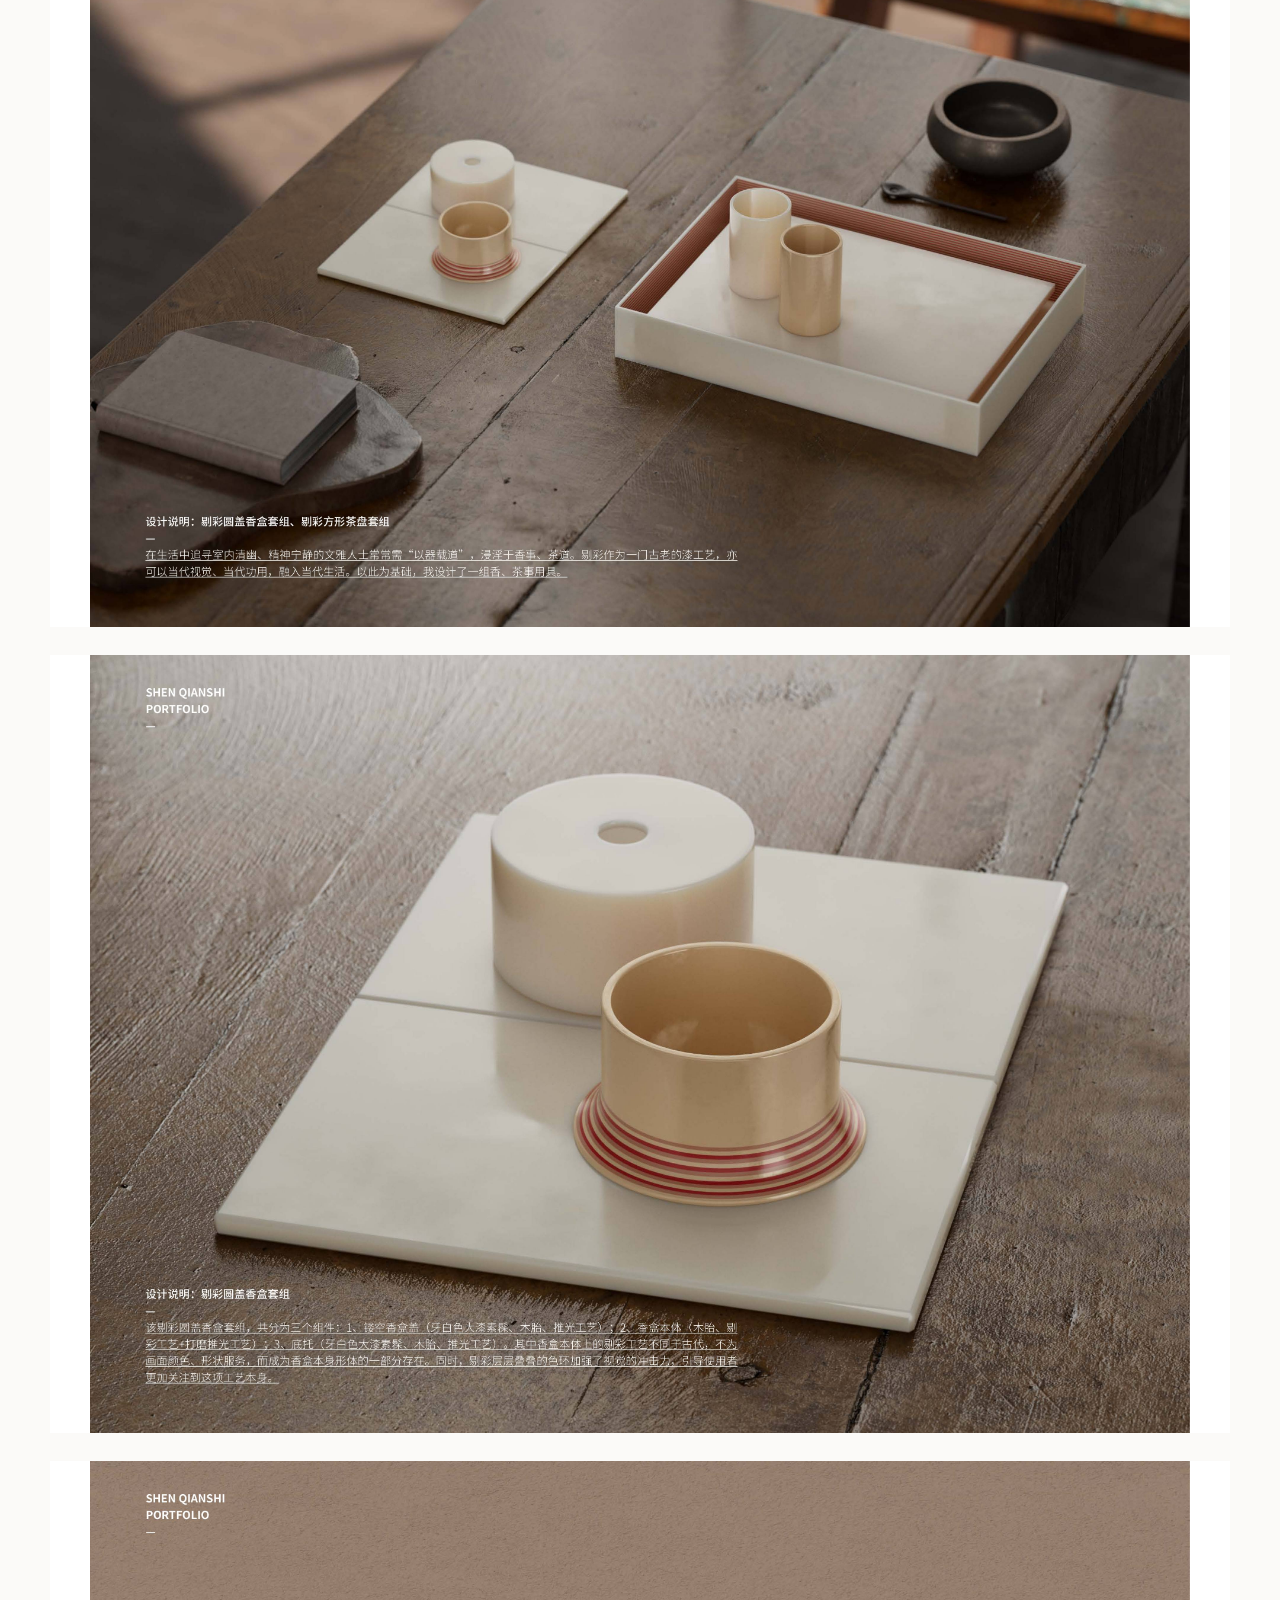
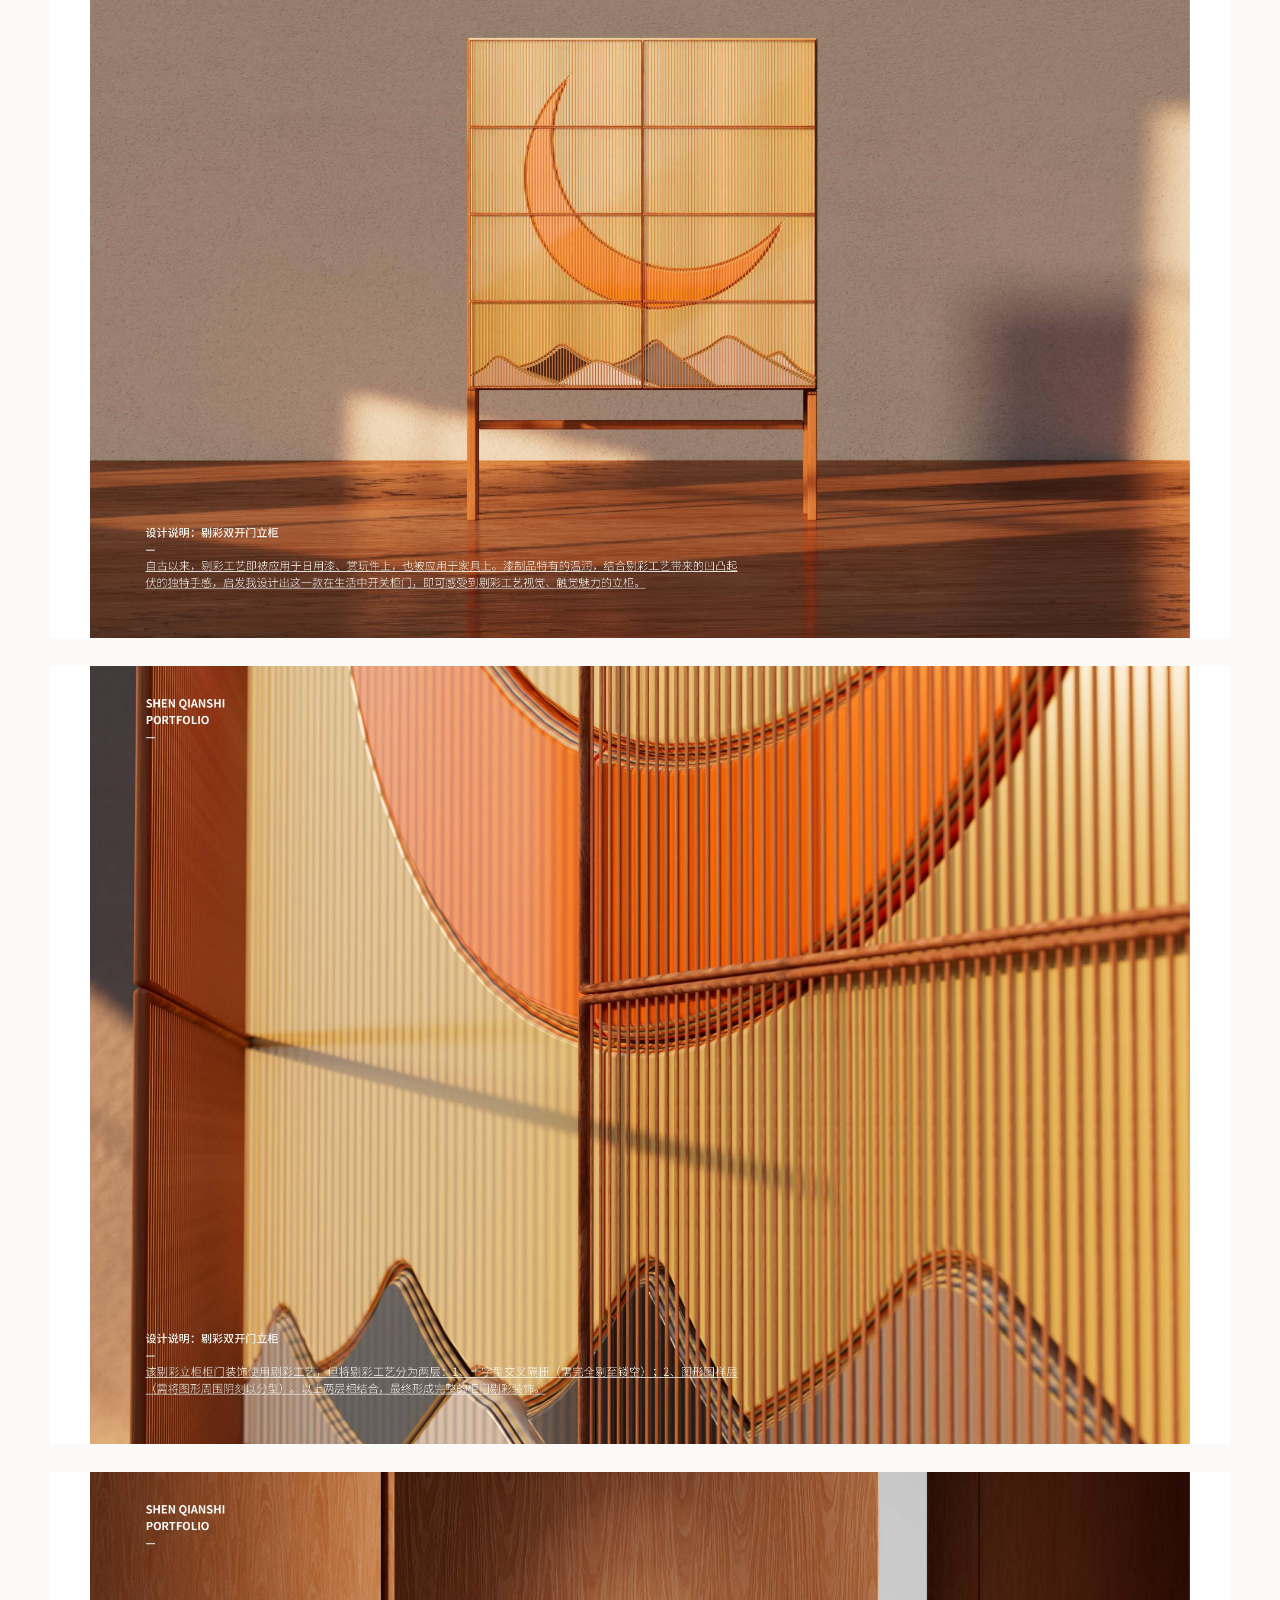
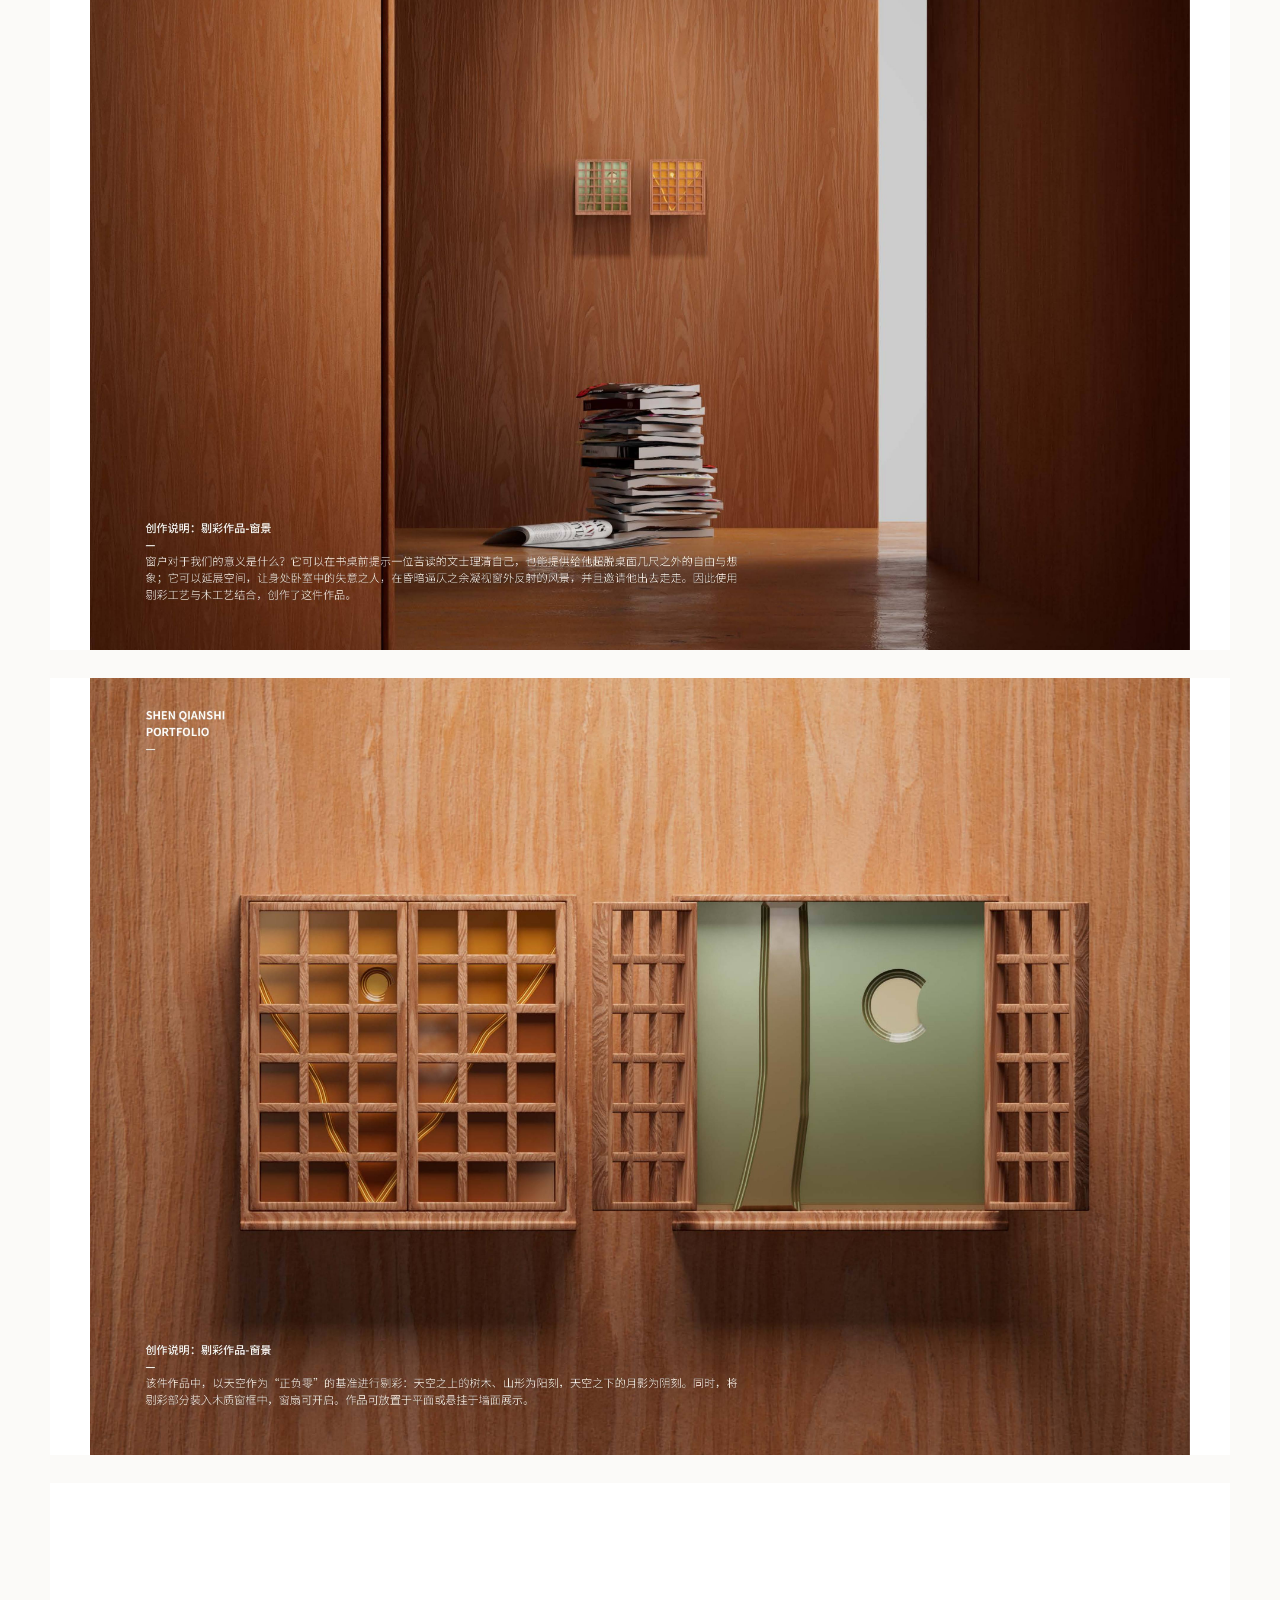
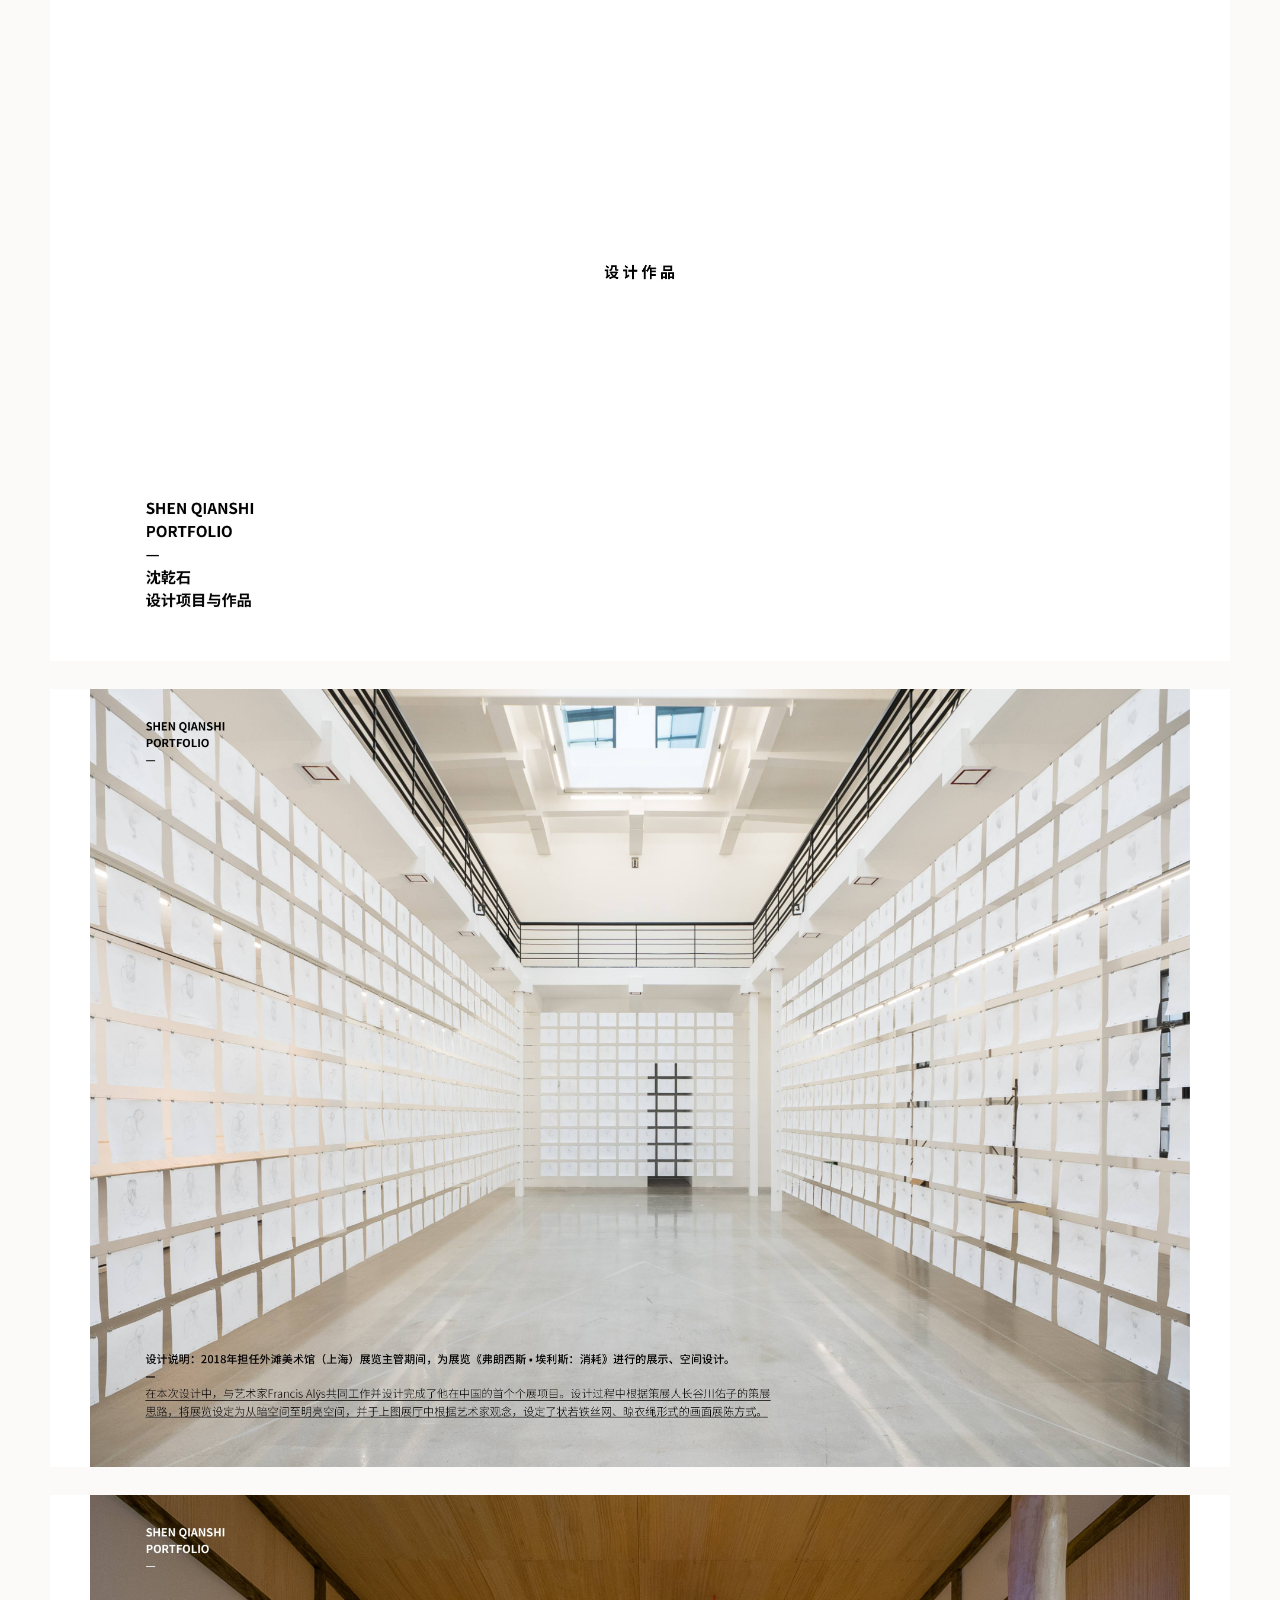
<file: info/shen-qianshi.html>
<!doctype html>
<html lang="en">
  <head>
    <meta charset="utf-8" />
    <meta name="viewport" content="width=device-width, initial-scale=1" />
    <title>Shen Qianshi More info | 原质社 RAW COLLECTIVE</title>
    <link rel="stylesheet" href="../styles.css" />
  </head>
  <body>
    <header class="site-header">
      <a class="brand" href="../index.html#home" aria-label="原质社 RAW COLLECTIVE home">
        <img class="brand-logo" src="../assets/raw-collective-text-logo-trimmed.png" alt="原质社 RAW COLLECTIVE" />
      </a>
      <nav class="nav" aria-label="Primary navigation">
        <a class="nav-link" href="../index.html#about">About</a>
        <a class="nav-link" href="../index.html#members">Members</a>
      </nav>
    </header>

    <main class="member-page">
      <a class="back-button" href="../members/shen-qianshi.html">Back to member</a>
      <header class="info-heading">
        <p class="eyebrow">More info</p>
        <h1>Shen Qianshi / 沈乾石</h1>
      </header>
      <section class="pdf-preview" aria-label="Shen Qianshi / 沈乾石 PDF preview">
        <figure class="pdf-page"><img src="../assets/pdf-previews/shen-qianshi/page-01.jpg" alt="Shen Qianshi / 沈乾石 PDF preview page 1" loading="lazy" /></figure>
        <figure class="pdf-page"><img src="../assets/pdf-previews/shen-qianshi/page-02.jpg" alt="Shen Qianshi / 沈乾石 PDF preview page 2" loading="lazy" /></figure>
        <figure class="pdf-page"><img src="../assets/pdf-previews/shen-qianshi/page-03.jpg" alt="Shen Qianshi / 沈乾石 PDF preview page 3" loading="lazy" /></figure>
        <figure class="pdf-page"><img src="../assets/pdf-previews/shen-qianshi/page-04.jpg" alt="Shen Qianshi / 沈乾石 PDF preview page 4" loading="lazy" /></figure>
        <figure class="pdf-page"><img src="../assets/pdf-previews/shen-qianshi/page-05.jpg" alt="Shen Qianshi / 沈乾石 PDF preview page 5" loading="lazy" /></figure>
        <figure class="pdf-page"><img src="../assets/pdf-previews/shen-qianshi/page-06.jpg" alt="Shen Qianshi / 沈乾石 PDF preview page 6" loading="lazy" /></figure>
        <figure class="pdf-page"><img src="../assets/pdf-previews/shen-qianshi/page-07.jpg" alt="Shen Qianshi / 沈乾石 PDF preview page 7" loading="lazy" /></figure>
        <figure class="pdf-page"><img src="../assets/pdf-previews/shen-qianshi/page-08.jpg" alt="Shen Qianshi / 沈乾石 PDF preview page 8" loading="lazy" /></figure>
        <figure class="pdf-page"><img src="../assets/pdf-previews/shen-qianshi/page-09.jpg" alt="Shen Qianshi / 沈乾石 PDF preview page 9" loading="lazy" /></figure>
        <figure class="pdf-page"><img src="../assets/pdf-previews/shen-qianshi/page-10.jpg" alt="Shen Qianshi / 沈乾石 PDF preview page 10" loading="lazy" /></figure>
        <figure class="pdf-page"><img src="../assets/pdf-previews/shen-qianshi/page-11.jpg" alt="Shen Qianshi / 沈乾石 PDF preview page 11" loading="lazy" /></figure>
        <figure class="pdf-page"><img src="../assets/pdf-previews/shen-qianshi/page-12.jpg" alt="Shen Qianshi / 沈乾石 PDF preview page 12" loading="lazy" /></figure>
        <figure class="pdf-page"><img src="../assets/pdf-previews/shen-qianshi/page-13.jpg" alt="Shen Qianshi / 沈乾石 PDF preview page 13" loading="lazy" /></figure>
        <figure class="pdf-page"><img src="../assets/pdf-previews/shen-qianshi/page-14.jpg" alt="Shen Qianshi / 沈乾石 PDF preview page 14" loading="lazy" /></figure>
        <figure class="pdf-page"><img src="../assets/pdf-previews/shen-qianshi/page-15.jpg" alt="Shen Qianshi / 沈乾石 PDF preview page 15" loading="lazy" /></figure>
        <figure class="pdf-page"><img src="../assets/pdf-previews/shen-qianshi/page-16.jpg" alt="Shen Qianshi / 沈乾石 PDF preview page 16" loading="lazy" /></figure>
        <figure class="pdf-page"><img src="../assets/pdf-previews/shen-qianshi/page-17.jpg" alt="Shen Qianshi / 沈乾石 PDF preview page 17" loading="lazy" /></figure>
        <figure class="pdf-page"><img src="../assets/pdf-previews/shen-qianshi/page-18.jpg" alt="Shen Qianshi / 沈乾石 PDF preview page 18" loading="lazy" /></figure>
        <figure class="pdf-page"><img src="../assets/pdf-previews/shen-qianshi/page-19.jpg" alt="Shen Qianshi / 沈乾石 PDF preview page 19" loading="lazy" /></figure>
        <figure class="pdf-page"><img src="../assets/pdf-previews/shen-qianshi/page-20.jpg" alt="Shen Qianshi / 沈乾石 PDF preview page 20" loading="lazy" /></figure>
        <figure class="pdf-page"><img src="../assets/pdf-previews/shen-qianshi/page-21.jpg" alt="Shen Qianshi / 沈乾石 PDF preview page 21" loading="lazy" /></figure>
        <figure class="pdf-page"><img src="../assets/pdf-previews/shen-qianshi/page-22.jpg" alt="Shen Qianshi / 沈乾石 PDF preview page 22" loading="lazy" /></figure>
        <figure class="pdf-page"><img src="../assets/pdf-previews/shen-qianshi/page-23.jpg" alt="Shen Qianshi / 沈乾石 PDF preview page 23" loading="lazy" /></figure>
        <figure class="pdf-page"><img src="../assets/pdf-previews/shen-qianshi/page-24.jpg" alt="Shen Qianshi / 沈乾石 PDF preview page 24" loading="lazy" /></figure>
        <figure class="pdf-page"><img src="../assets/pdf-previews/shen-qianshi/page-25.jpg" alt="Shen Qianshi / 沈乾石 PDF preview page 25" loading="lazy" /></figure>
        <figure class="pdf-page"><img src="../assets/pdf-previews/shen-qianshi/page-26.jpg" alt="Shen Qianshi / 沈乾石 PDF preview page 26" loading="lazy" /></figure>
      </section>
    </main>
  </body>
</html>
</file>
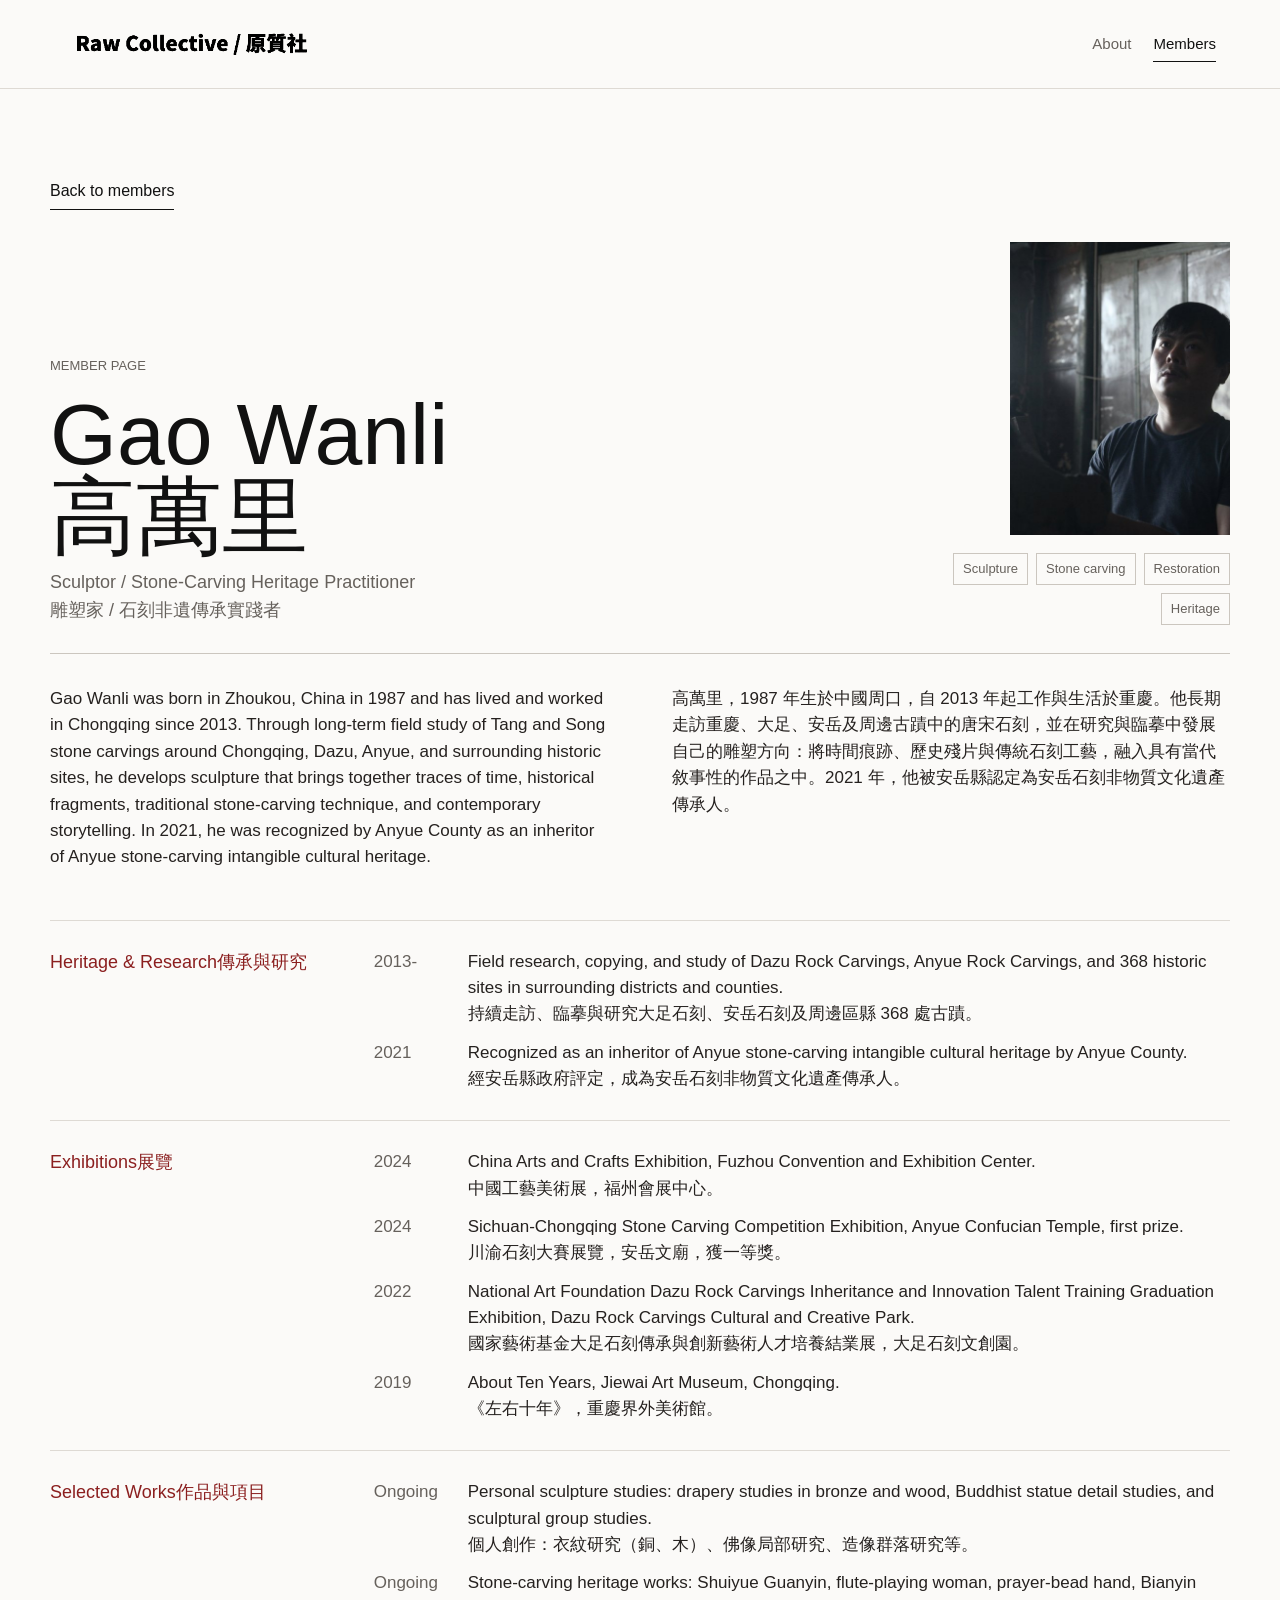
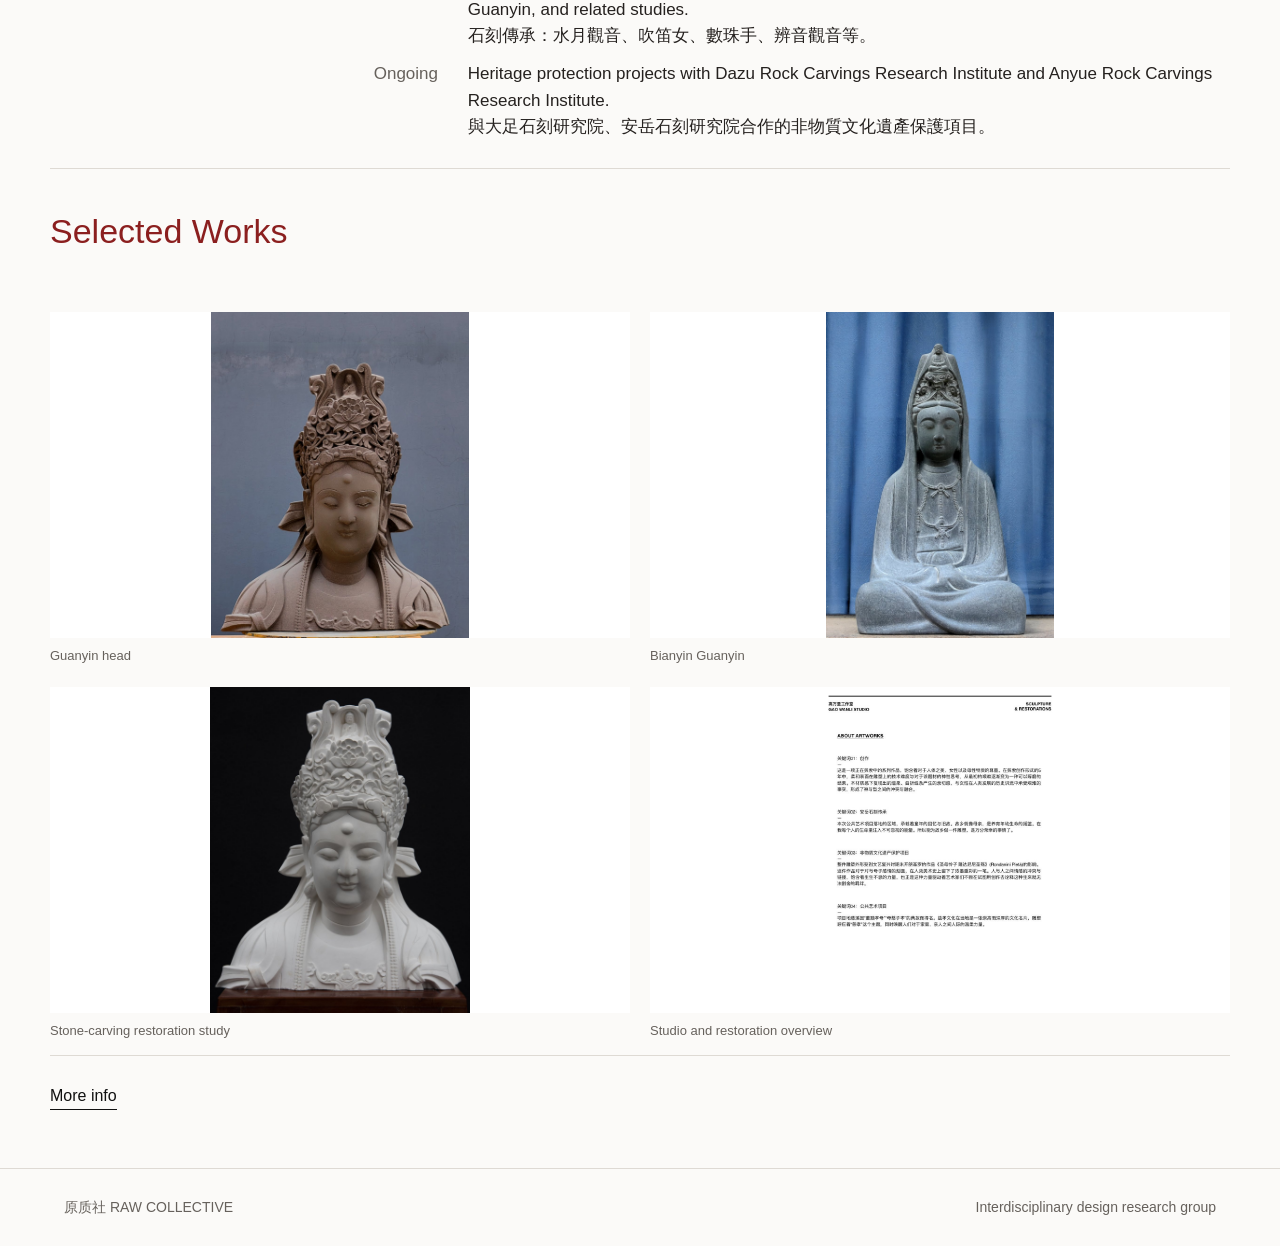
<file: members/gao-wanli.html>
<!doctype html>
<html lang="en">
  <head>
    <meta charset="utf-8" />
    <meta name="viewport" content="width=device-width, initial-scale=1" />
    <title>Gao Wanli | 原质社 RAW COLLECTIVE</title>
    <link rel="stylesheet" href="../styles.css" />
  </head>
  <body data-member="gao-wanli">
    <header class="site-header">
      <a class="brand" href="../index.html#home" aria-label="原质社 RAW COLLECTIVE home">
        <img class="brand-logo" src="../assets/raw-collective-text-logo-trimmed.png" alt="原质社 RAW COLLECTIVE" />
      </a>
      <nav class="nav" aria-label="Primary navigation">
        <a class="nav-link" href="../index.html#about">About</a>
        <a class="nav-link is-active" href="../index.html#members">Members</a>
      </nav>
    </header>
    <main class="member-page" id="member-page"></main>
    <footer class="site-footer">
      <span>原质社 RAW COLLECTIVE</span>
      <span>Interdisciplinary design research group</span>
    </footer>
    <script src="../members.js"></script>
    <script src="../member-page.js"></script>
  </body>
</html>
</file>
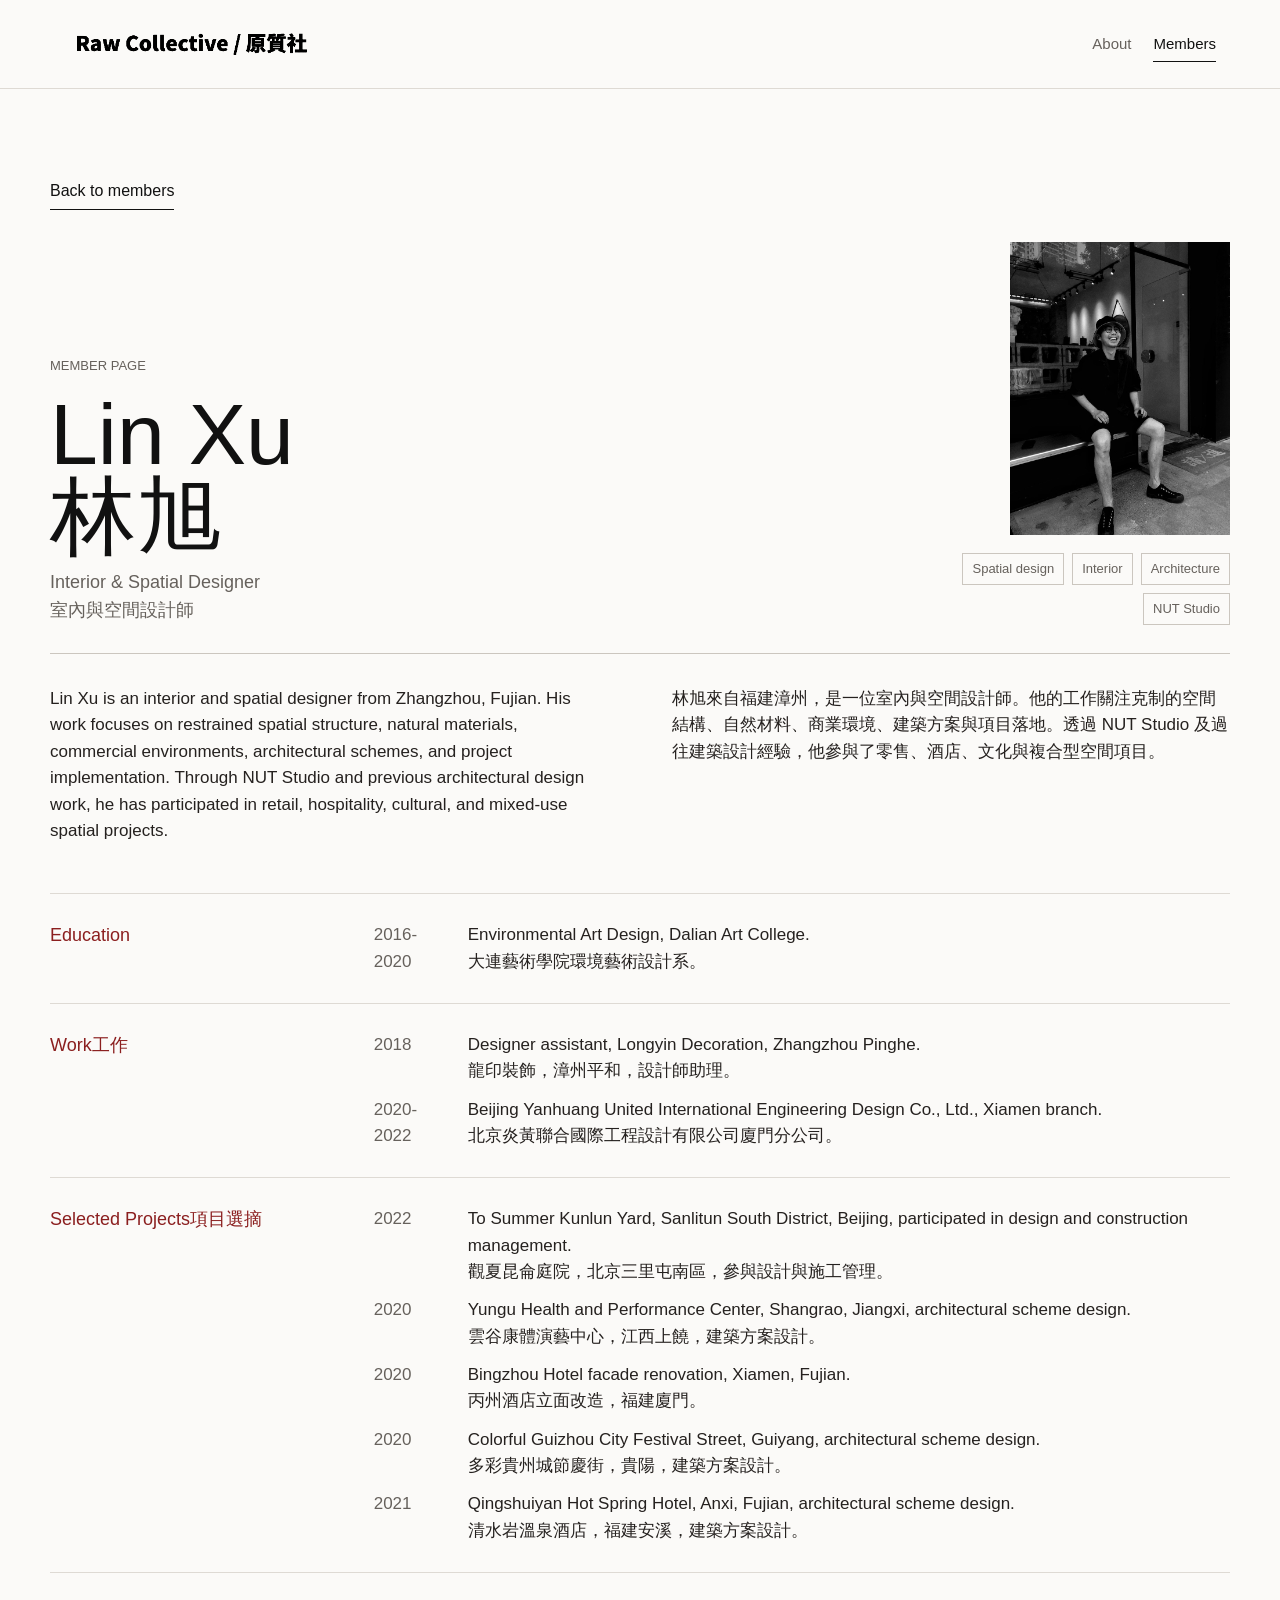
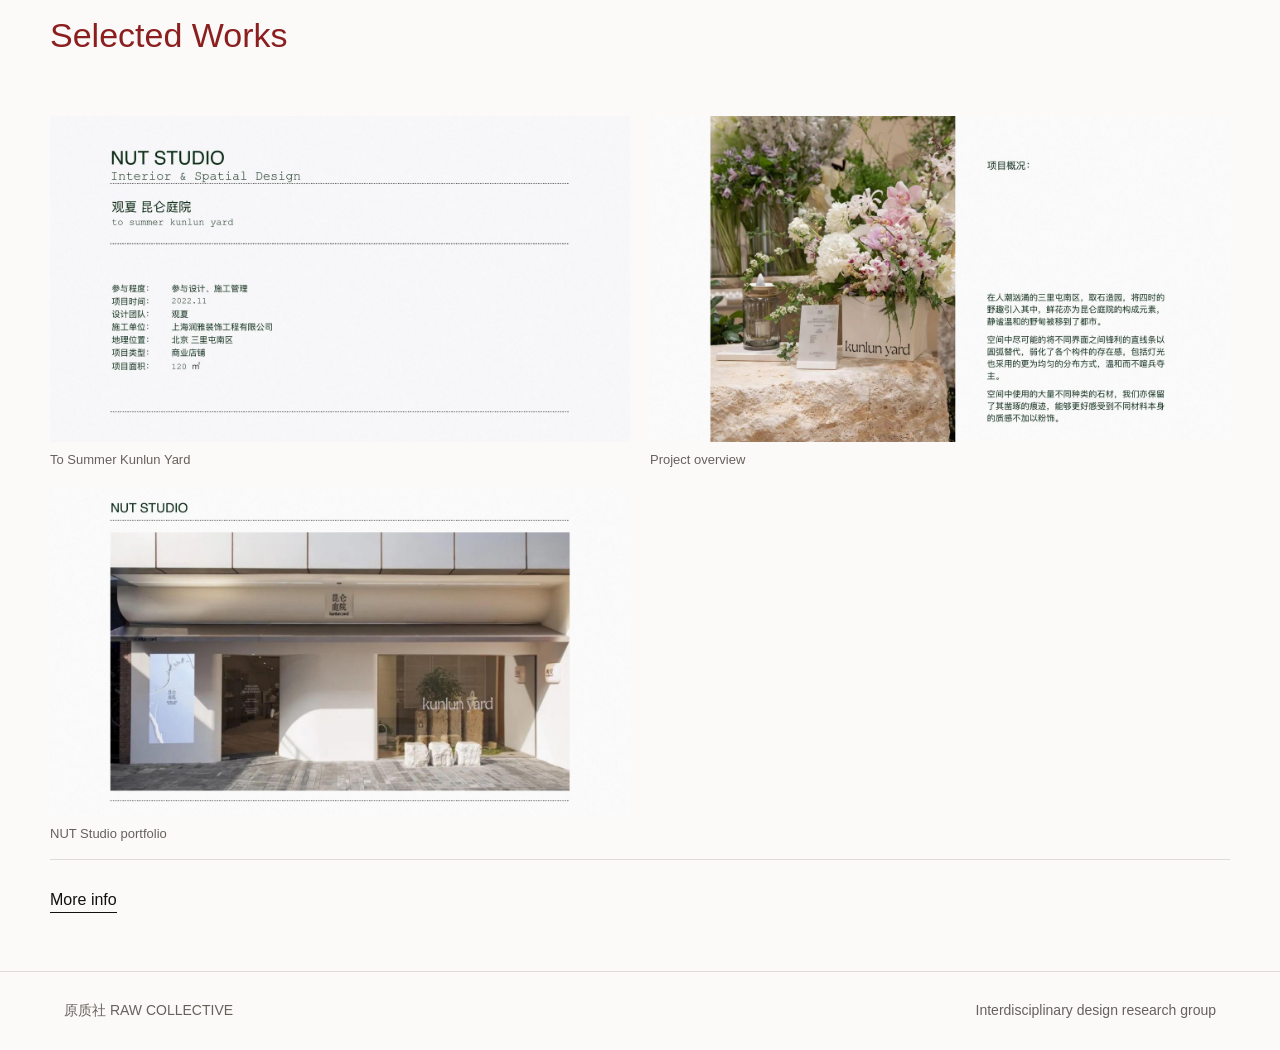
<file: members/lin-xu.html>
<!doctype html>
<html lang="en">
  <head>
    <meta charset="utf-8" />
    <meta name="viewport" content="width=device-width, initial-scale=1" />
    <title>Lin Xu | 原质社 RAW COLLECTIVE</title>
    <link rel="stylesheet" href="../styles.css" />
  </head>
  <body data-member="lin-xu">
    <header class="site-header">
      <a class="brand" href="../index.html#home" aria-label="原质社 RAW COLLECTIVE home">
        <img class="brand-logo" src="../assets/raw-collective-text-logo-trimmed.png" alt="原质社 RAW COLLECTIVE" />
      </a>
      <nav class="nav" aria-label="Primary navigation">
        <a class="nav-link" href="../index.html#about">About</a>
        <a class="nav-link is-active" href="../index.html#members">Members</a>
      </nav>
    </header>
    <main class="member-page" id="member-page"></main>
    <footer class="site-footer">
      <span>原质社 RAW COLLECTIVE</span>
      <span>Interdisciplinary design research group</span>
    </footer>
    <script src="../members.js"></script>
    <script src="../member-page.js"></script>
  </body>
</html>
</file>
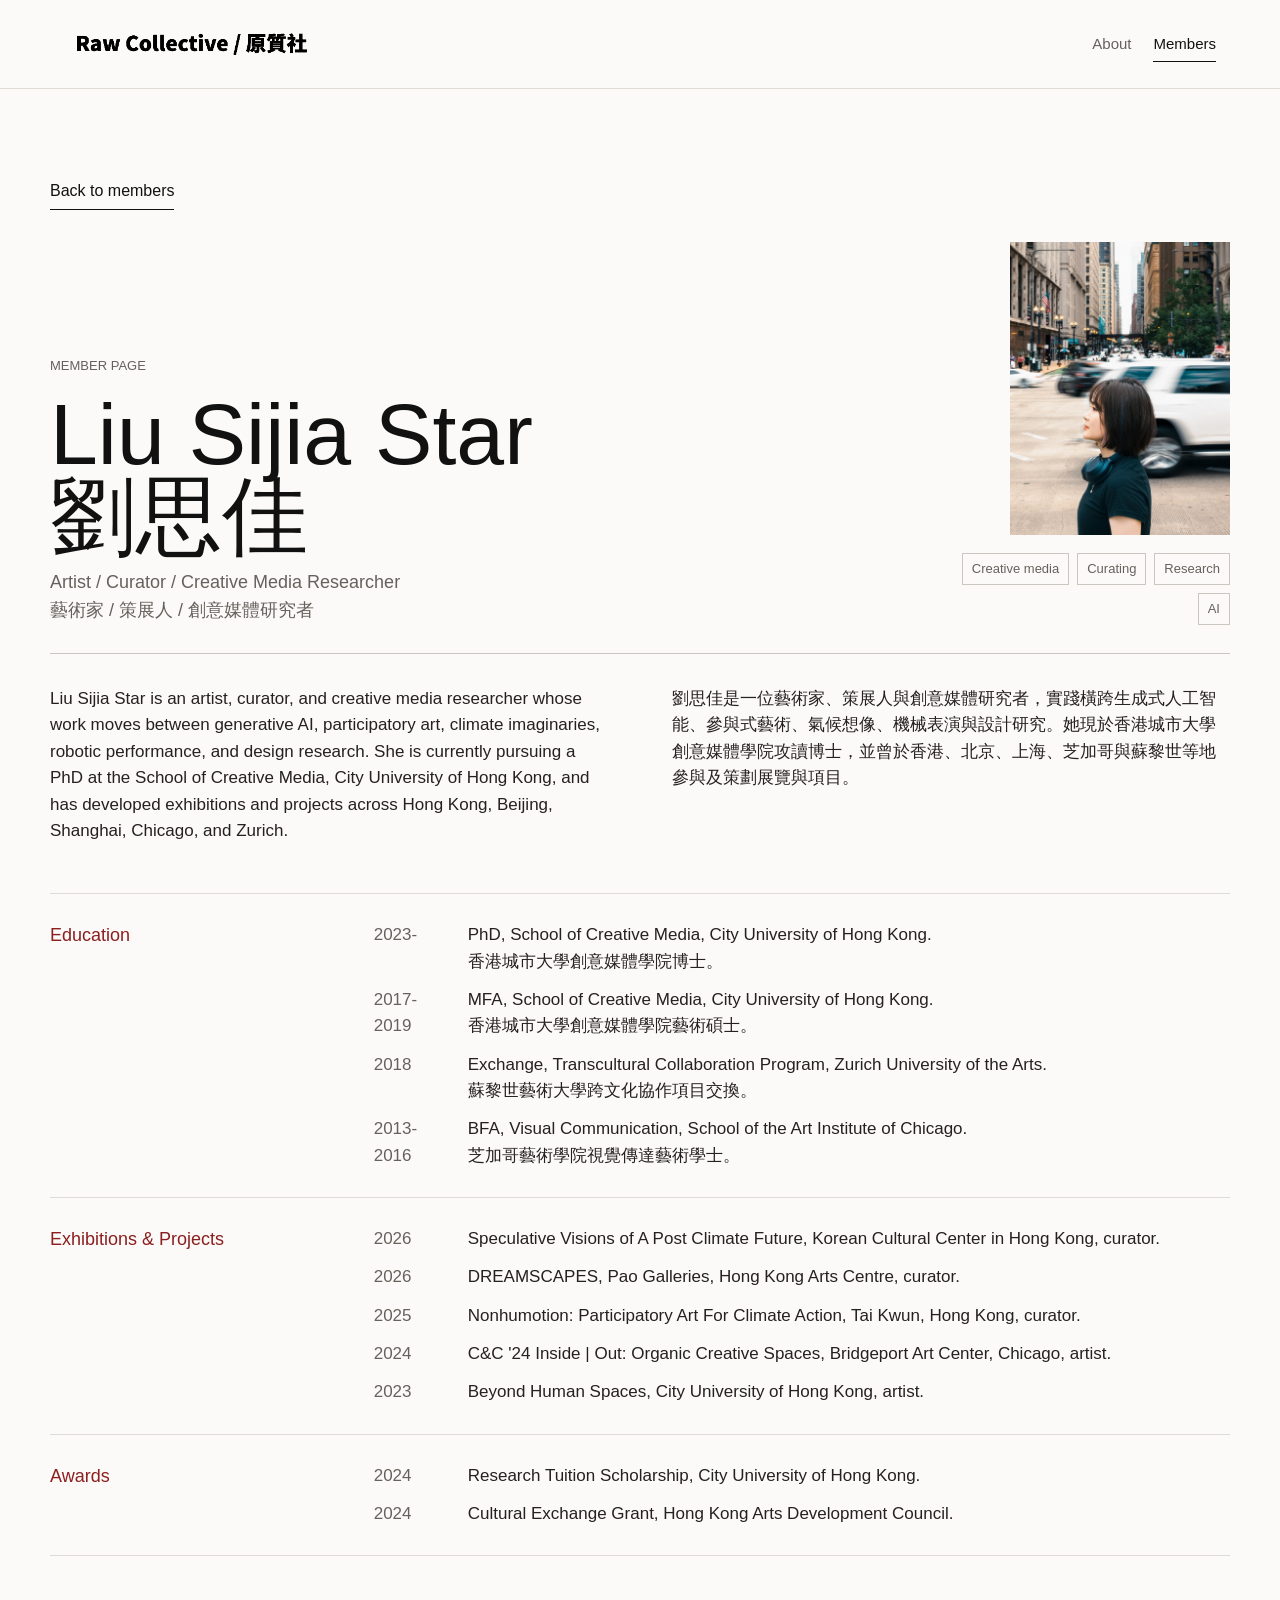
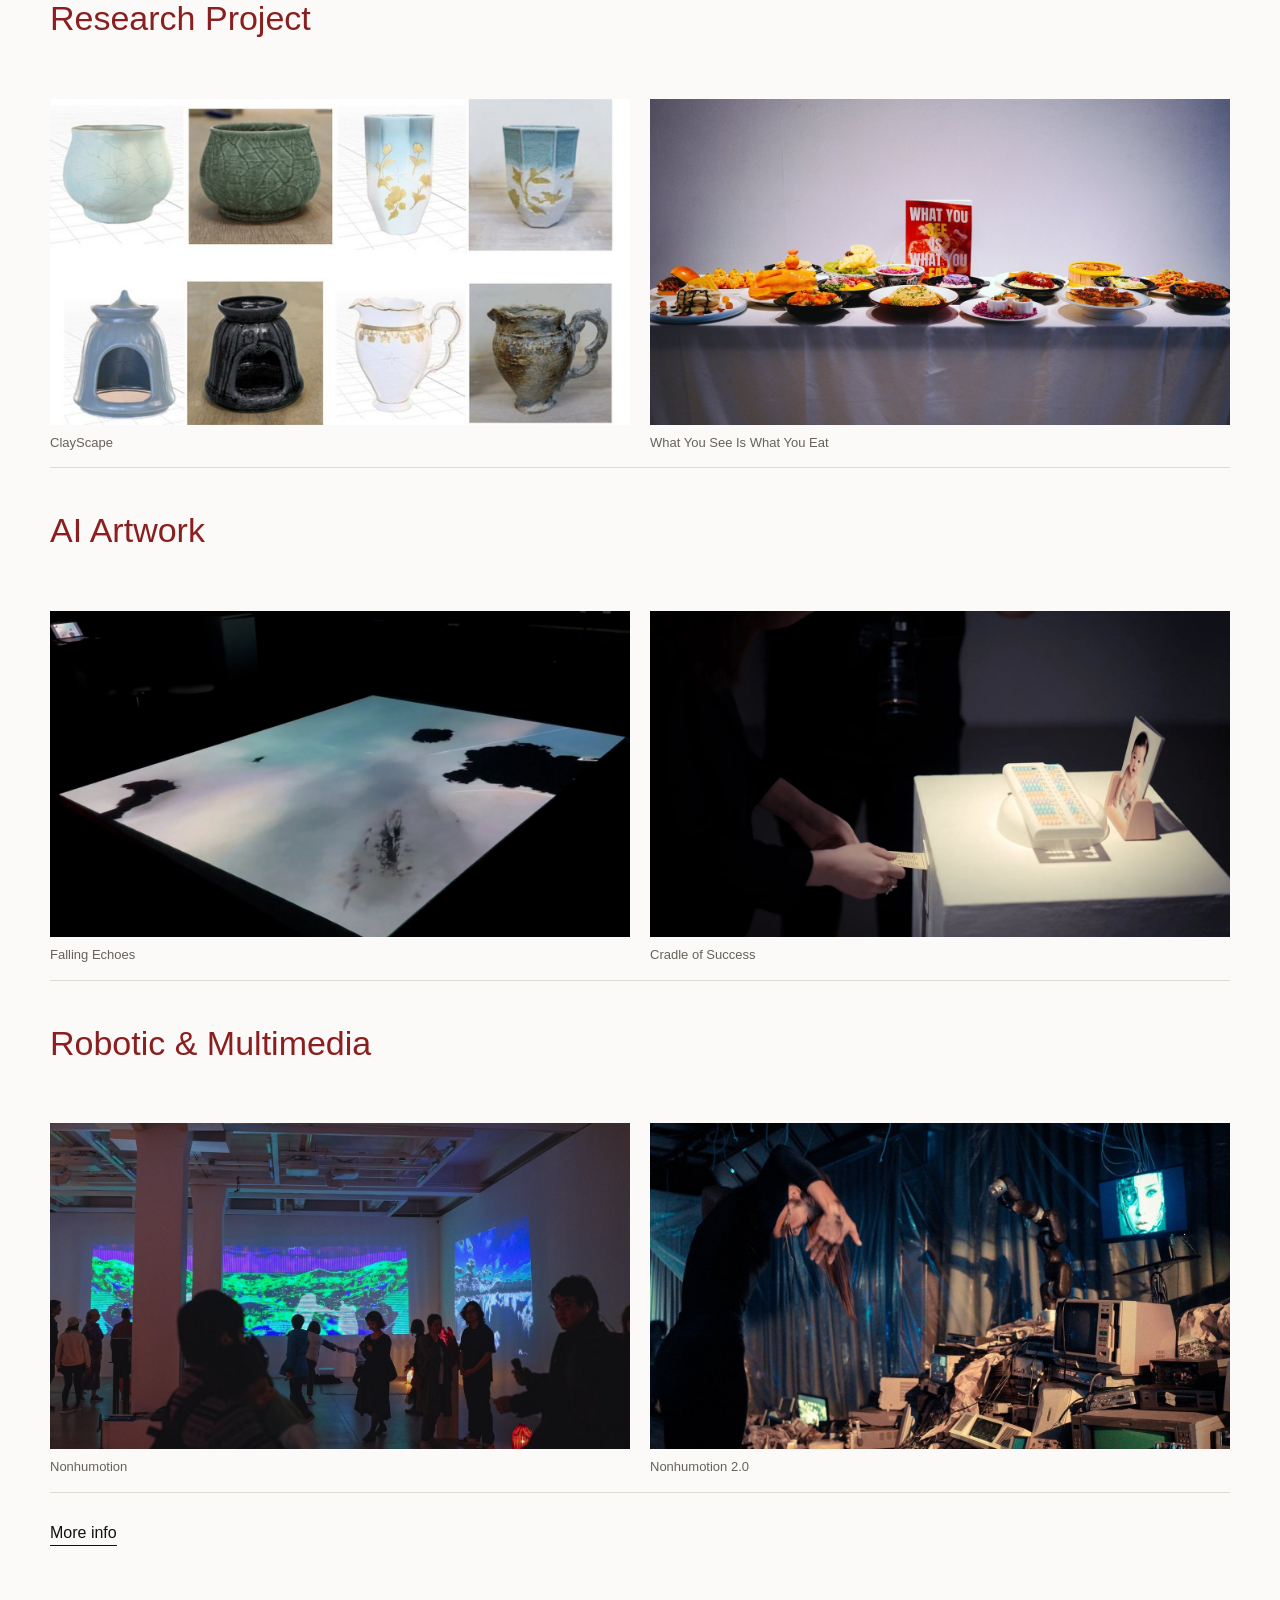
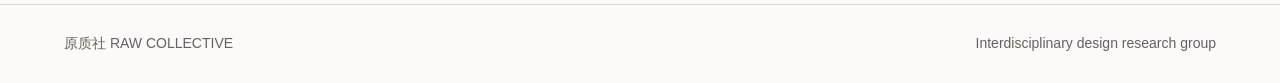
<file: members/liu-sijia.html>
<!doctype html>
<html lang="en">
  <head>
    <meta charset="utf-8" />
    <meta name="viewport" content="width=device-width, initial-scale=1" />
    <title>Liu Sijia Star | 原质社 RAW COLLECTIVE</title>
    <link rel="stylesheet" href="../styles.css" />
  </head>
  <body data-member="liu-sijia">
    <header class="site-header">
      <a class="brand" href="../index.html#home" aria-label="原质社 RAW COLLECTIVE home">
        <img class="brand-logo" src="../assets/raw-collective-text-logo-trimmed.png" alt="原质社 RAW COLLECTIVE" />
      </a>
      <nav class="nav" aria-label="Primary navigation">
        <a class="nav-link" href="../index.html#about">About</a>
        <a class="nav-link is-active" href="../index.html#members">Members</a>
      </nav>
    </header>
    <main class="member-page" id="member-page"></main>
    <footer class="site-footer">
      <span>原质社 RAW COLLECTIVE</span>
      <span>Interdisciplinary design research group</span>
    </footer>
    <script src="../members.js"></script>
    <script src="../member-page.js"></script>
  </body>
</html>
</file>
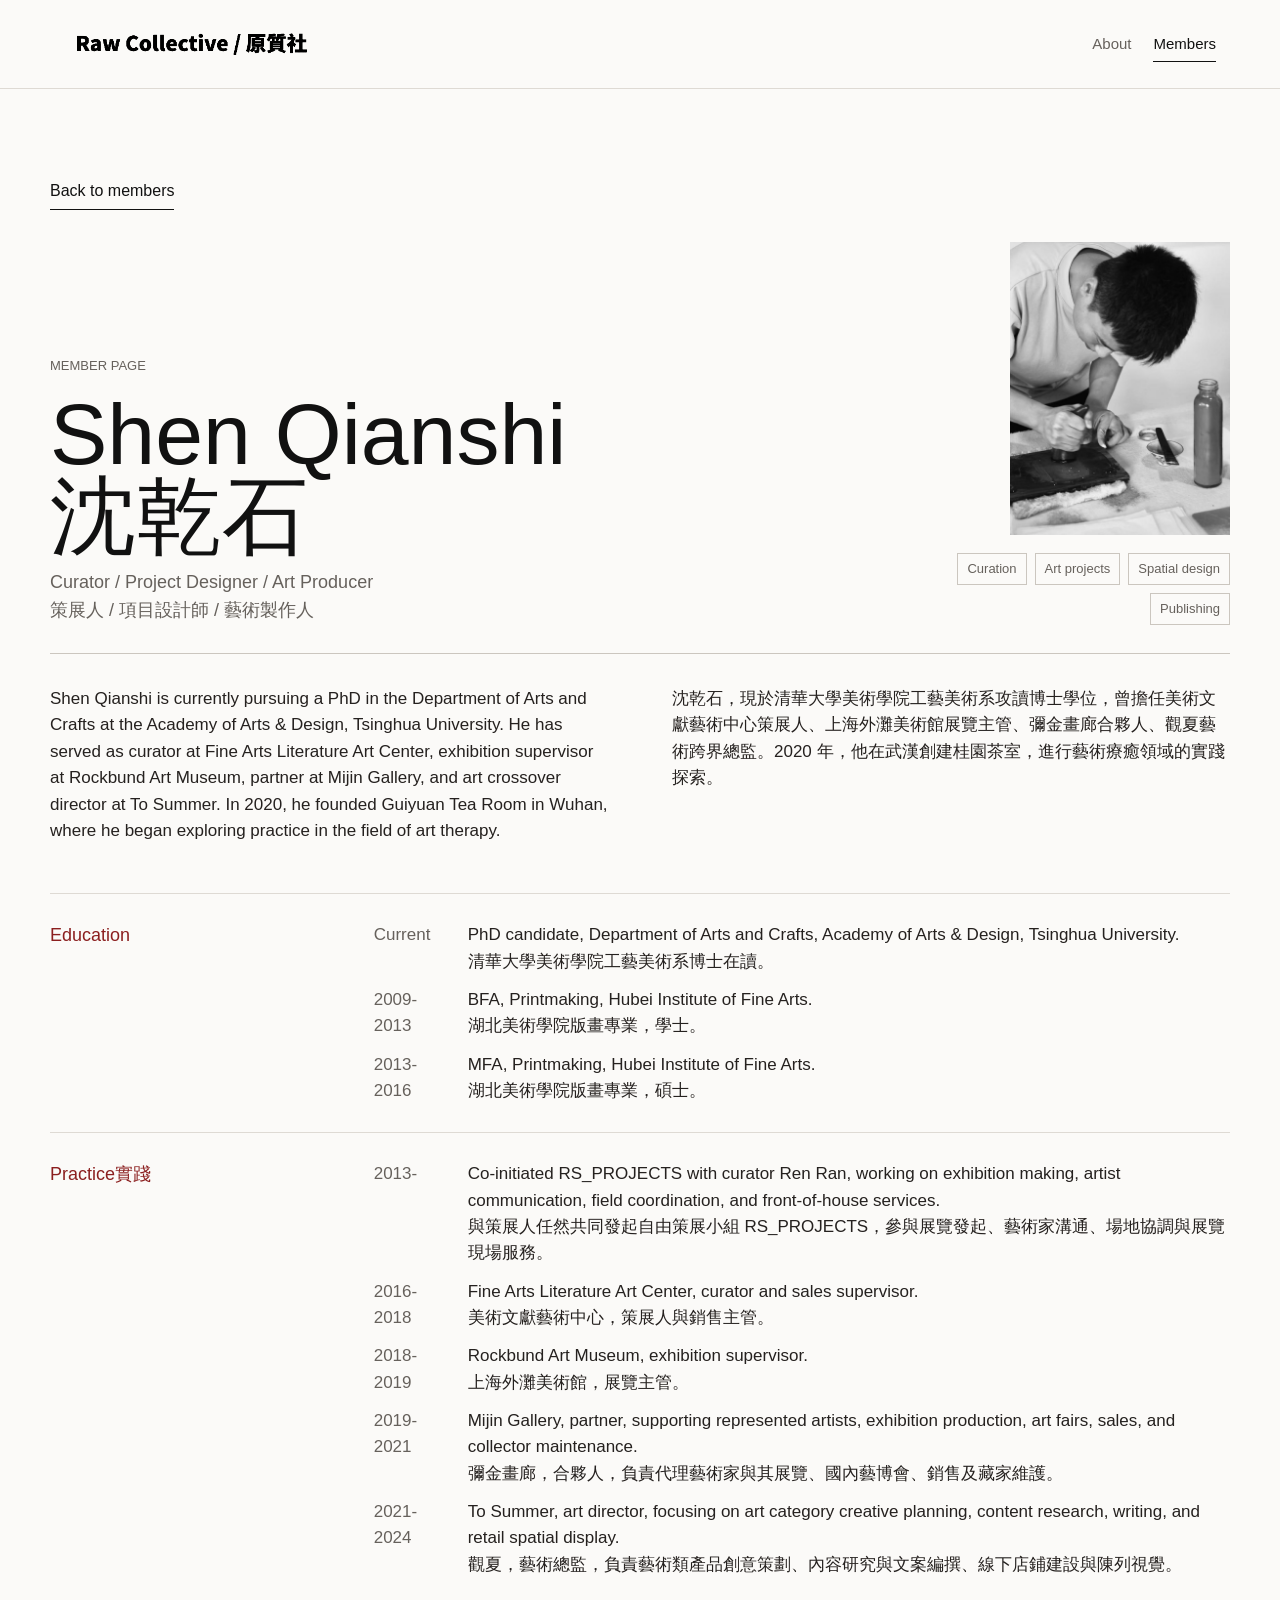
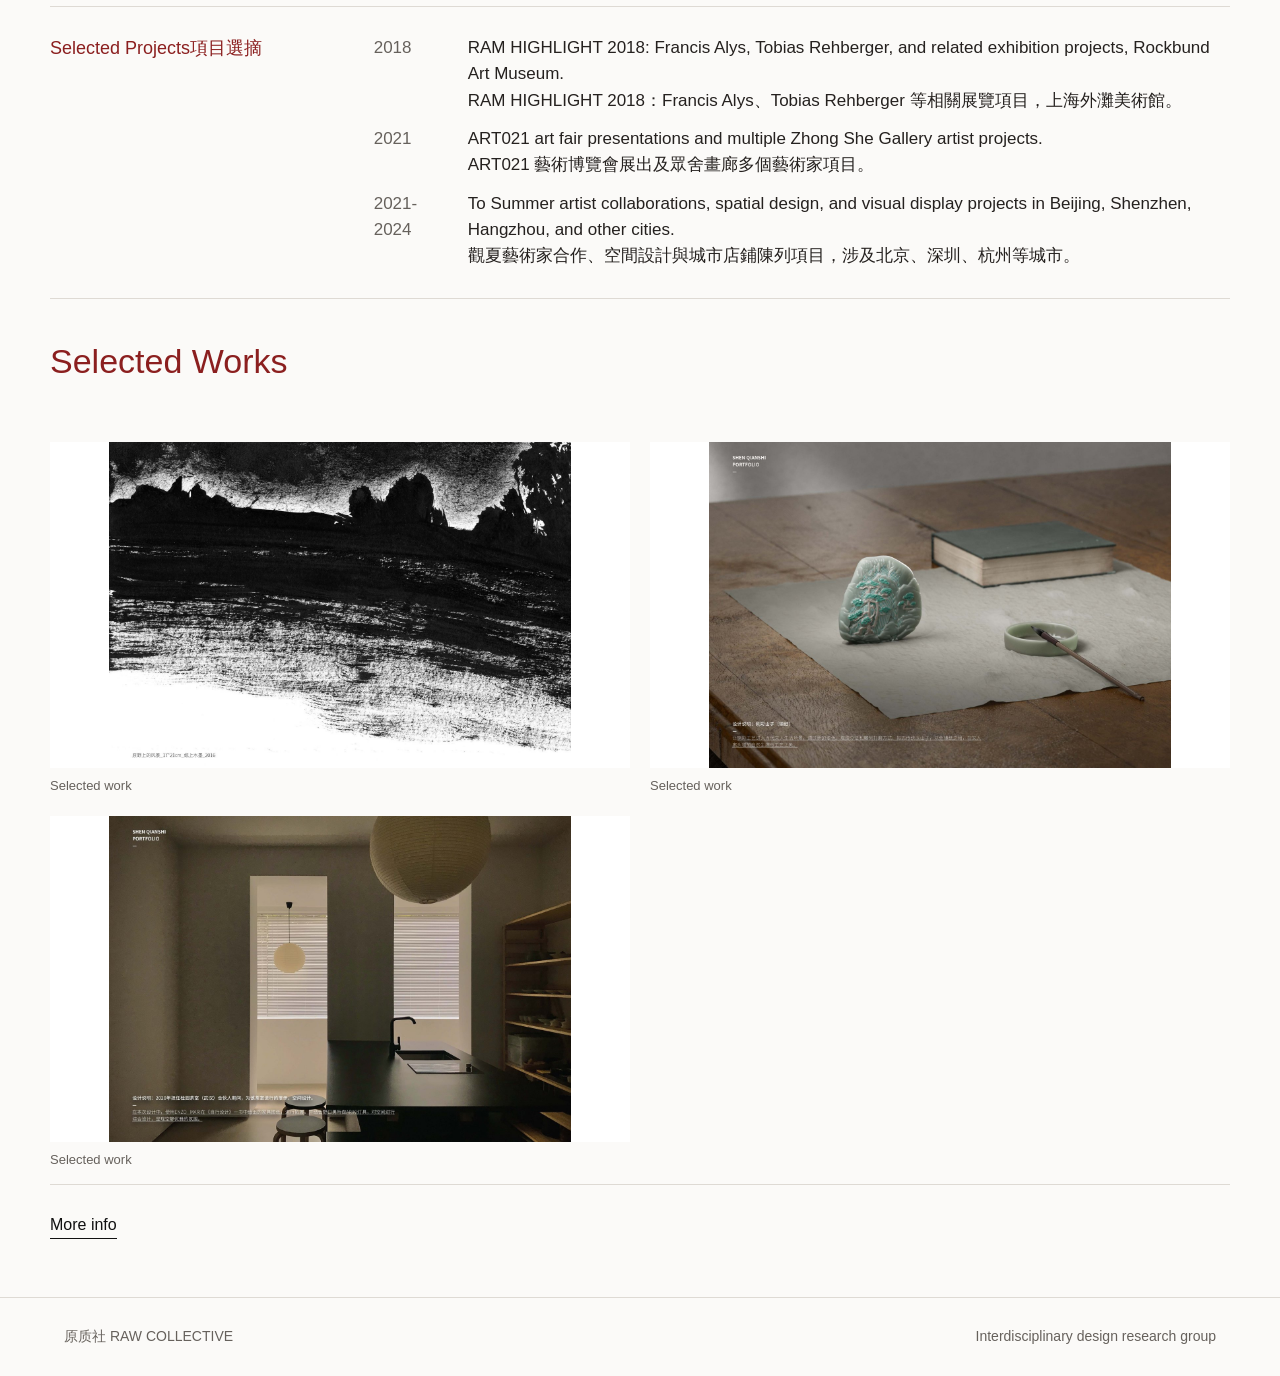
<file: members/shen-qianshi.html>
<!doctype html>
<html lang="en">
  <head>
    <meta charset="utf-8" />
    <meta name="viewport" content="width=device-width, initial-scale=1" />
    <title>Shen Qianshi | 原质社 RAW COLLECTIVE</title>
    <link rel="stylesheet" href="../styles.css" />
  </head>
  <body data-member="shen-qianshi">
    <header class="site-header">
      <a class="brand" href="../index.html#home" aria-label="原质社 RAW COLLECTIVE home">
        <img class="brand-logo" src="../assets/raw-collective-text-logo-trimmed.png" alt="原质社 RAW COLLECTIVE" />
      </a>
      <nav class="nav" aria-label="Primary navigation">
        <a class="nav-link" href="../index.html#about">About</a>
        <a class="nav-link is-active" href="../index.html#members">Members</a>
      </nav>
    </header>
    <main class="member-page" id="member-page"></main>
    <footer class="site-footer">
      <span>原质社 RAW COLLECTIVE</span>
      <span>Interdisciplinary design research group</span>
    </footer>
    <script src="../members.js"></script>
    <script src="../member-page.js"></script>
  </body>
</html>
</file>
<file: styles.css>
:root {
  --bg: #fbfaf8;
  --paper: #ffffff;
  --ink: #111111;
  --muted: #66615c;
  --soft: #dedad4;
  --line: #cbc6bf;
  --accent: #8b1f1f;
  --green: #526b4c;
  --max: 1180px;
}

* {
  box-sizing: border-box;
}

html {
  scroll-behavior: smooth;
}

body {
  margin: 0;
  background: var(--bg);
  color: var(--ink);
  font-family: Arial, "Noto Sans TC", "PingFang TC", "Microsoft JhengHei", sans-serif;
  line-height: 1.55;
  letter-spacing: 0;
}

a {
  color: inherit;
  text-decoration: none;
}

button {
  font: inherit;
}

.site-header {
  position: sticky;
  top: 0;
  z-index: 10;
  display: flex;
  align-items: center;
  justify-content: space-between;
  gap: 24px;
  width: 100%;
  padding: 20px clamp(20px, 5vw, 64px);
  background: rgba(251, 250, 248, 0.9);
  border-bottom: 1px solid var(--soft);
  backdrop-filter: blur(12px);
}

.brand {
  display: inline-flex;
  align-items: center;
  min-width: 0;
}

.brand-logo {
  display: block;
  width: clamp(180px, 20vw, 280px);
  max-height: 58px;
  object-fit: contain;
  object-position: left center;
}

.nav {
  display: flex;
  align-items: center;
  gap: 22px;
  color: var(--muted);
  font-size: 15px;
}

.nav-link {
  padding-block: 6px;
  border-bottom: 1px solid transparent;
}

.nav-link:hover,
.nav-link.is-active {
  color: var(--ink);
  border-color: var(--ink);
}

main {
  width: min(var(--max), calc(100% - 40px));
  margin: 0 auto;
}

.view {
  display: none;
  min-height: calc(100vh - 166px);
  padding: clamp(42px, 7vw, 90px) 0 58px;
}

.view.is-active {
  display: block;
}

.visually-hidden {
  position: absolute;
  width: 1px;
  height: 1px;
  padding: 0;
  overflow: hidden;
  clip: rect(0, 0, 0, 0);
  white-space: nowrap;
  border: 0;
}

.landing-view {
  display: none;
  place-items: center;
}

.landing-view.is-active {
  display: grid;
}

.intro-grid,
.section-heading {
  display: grid;
  grid-template-columns: minmax(220px, 0.9fr) minmax(320px, 1.1fr);
  gap: clamp(28px, 6vw, 88px);
  align-items: start;
  margin-bottom: clamp(34px, 7vw, 86px);
}

.eyebrow {
  margin: 0 0 18px;
  color: var(--muted);
  font-size: 13px;
  text-transform: uppercase;
}

h1,
h2,
h3,
p {
  margin-top: 0;
}

h1 {
  max-width: 11ch;
  margin-bottom: 0;
  font-size: clamp(50px, 11vw, 140px);
  font-weight: 400;
  line-height: 0.88;
}

h2 {
  margin-bottom: 16px;
  font-size: clamp(24px, 3.2vw, 38px);
  font-weight: 400;
  line-height: 1.05;
}

h3 {
  margin-bottom: 14px;
  font-size: 18px;
  font-weight: 400;
}

.about-copy {
  max-width: 720px;
  padding-top: 8px;
  font-size: clamp(22px, 3vw, 34px);
  line-height: 1.25;
}

.about-copy p {
  margin-bottom: 24px;
}

.identity-panel {
  display: grid;
  grid-template-columns: minmax(280px, 0.9fr) minmax(280px, 1.1fr);
  gap: clamp(26px, 6vw, 76px);
  align-items: end;
  margin: 0 0 clamp(44px, 8vw, 96px);
  padding: clamp(22px, 4vw, 44px) 0;
  border-top: 1px solid var(--line);
  border-bottom: 1px solid var(--line);
}

.landing-view .identity-panel {
  width: min(100%, 980px);
  margin: 0;
  border: 0;
  padding: 0;
}

.landing-view .collective-logo {
  max-height: 420px;
}

.identity-panel img {
  width: min(100%, 560px);
  height: auto;
}

.collective-logo {
  display: block;
  max-height: 280px;
  object-fit: contain;
  background: var(--paper);
}

.identity-panel figcaption {
  display: flex;
  flex-direction: column;
  gap: 10px;
  color: var(--muted);
  font-size: clamp(18px, 2.4vw, 30px);
  line-height: 1.25;
}

.statement-grid {
  display: grid;
  grid-template-columns: 1fr 1fr;
  gap: clamp(28px, 6vw, 80px);
  padding-top: 0;
}

.statement-grid article {
  max-width: 540px;
}

.statement-grid p,
.member-bio p,
.cv-list {
  color: #25211f;
  font-size: 17px;
}

.language-note {
  display: flex;
  justify-content: flex-end;
  gap: 14px;
  align-self: end;
  color: var(--muted);
  font-size: 15px;
}

.language-note span + span::before {
  content: "/";
  margin-right: 14px;
  color: var(--line);
}

.members-directory {
  display: grid;
  grid-template-columns: repeat(4, minmax(0, 1fr));
  gap: clamp(18px, 3vw, 32px);
}

.member-card {
  display: grid;
  grid-template-rows: auto minmax(130px, auto);
  gap: 18px;
  width: 100%;
  min-width: 0;
  padding: 0 0 20px;
  background: transparent;
  border: 0;
  border-bottom: 1px solid var(--line);
  color: var(--ink);
  text-align: left;
  cursor: pointer;
}

.member-card img {
  display: block;
  width: 100%;
  aspect-ratio: 3 / 4;
  object-fit: contain;
  background: var(--paper);
  filter: grayscale(100%);
  transition: filter 160ms ease;
}

.member-card:hover img {
  filter: grayscale(0%);
}

.member-card-copy {
  display: grid;
  gap: 12px;
}

.member-card-name {
  font-size: clamp(24px, 3vw, 38px);
  line-height: 1.05;
  overflow-wrap: anywhere;
}

.member-card-role {
  color: var(--muted);
  font-size: 15px;
  line-height: 1.4;
}

.member-detail {
  min-width: 0;
}

.member-page {
  width: min(var(--max), calc(100% - 40px));
  min-height: calc(100vh - 166px);
  margin: 0 auto;
  padding: clamp(42px, 7vw, 90px) 0 58px;
}

.back-button {
  display: inline-block;
  margin: 0 0 32px;
  padding: 0 0 5px;
  background: transparent;
  border: 0;
  border-bottom: 1px solid var(--ink);
  color: var(--ink);
  cursor: pointer;
}

.member-hero {
  display: grid;
  grid-template-columns: minmax(0, 1fr) auto;
  gap: 24px;
  align-items: end;
  padding-bottom: 28px;
  border-bottom: 1px solid var(--line);
}

.member-name {
  margin: 0;
  font-size: clamp(42px, 7vw, 86px);
  font-weight: 400;
  line-height: 0.95;
  overflow-wrap: anywhere;
}

.member-role {
  margin: 12px 0 0;
  color: var(--muted);
  font-size: 18px;
}

.member-tags {
  display: flex;
  flex-wrap: wrap;
  justify-content: flex-end;
  gap: 8px;
  max-width: 300px;
}

.member-tags span {
  padding: 5px 9px;
  border: 1px solid var(--line);
  color: var(--muted);
  font-size: 13px;
}

.member-portrait {
  display: block;
  width: min(220px, 28vw);
  aspect-ratio: 3 / 4;
  margin: 0 0 18px auto;
  object-fit: cover;
  background: var(--paper);
}

.member-bio {
  display: grid;
  grid-template-columns: 1fr 1fr;
  gap: clamp(24px, 5vw, 64px);
  padding: 32px 0;
  border-bottom: 1px solid var(--soft);
}

.cv-section {
  display: grid;
  grid-template-columns: minmax(150px, 0.35fr) minmax(0, 1fr);
  gap: 24px;
  padding: 28px 0;
  border-bottom: 1px solid var(--soft);
}

.cv-section h3 {
  color: var(--accent);
}

.cv-list {
  display: grid;
  gap: 12px;
  margin: 0;
  padding: 0;
  list-style: none;
}

.cv-list li {
  display: grid;
  grid-template-columns: 78px minmax(0, 1fr);
  gap: 16px;
}

.cv-list time {
  color: var(--muted);
}

.member-links {
  display: flex;
  flex-wrap: wrap;
  gap: 16px;
  padding-top: 28px;
}

.member-links a {
  border-bottom: 1px solid var(--ink);
}

.member-gallery {
  display: grid;
  grid-template-columns: repeat(2, minmax(0, 1fr));
  gap: 20px;
  padding: 32px 0 4px;
}

.member-gallery figure {
  margin: 0;
}

.work-link {
  display: block;
}

.member-gallery img {
  display: block;
  width: 100%;
  aspect-ratio: 16 / 9;
  max-height: min(78vh, 820px);
  object-fit: contain;
  background: var(--paper);
}

.member-gallery figcaption {
  margin-top: 8px;
  color: var(--muted);
  font-size: 13px;
}

.project-section {
  padding: 36px 0 10px;
  border-bottom: 1px solid var(--soft);
}

.project-section h3 {
  max-width: 860px;
  margin-bottom: 22px;
  color: var(--accent);
  font-size: clamp(22px, 3vw, 34px);
}

.info-heading {
  padding-bottom: 28px;
  border-bottom: 1px solid var(--line);
}

.pdf-preview {
  display: grid;
  gap: 28px;
  padding-top: 32px;
}

.pdf-page {
  margin: 0;
  background: var(--paper);
}

.pdf-page img {
  display: block;
  width: min(100%, 1100px);
  height: auto;
  margin: 0 auto;
}

.empty-state {
  padding: 34px 0;
  border-top: 1px solid var(--line);
  color: var(--muted);
  font-size: 18px;
}

.site-footer {
  display: flex;
  justify-content: space-between;
  gap: 20px;
  padding: 28px clamp(20px, 5vw, 64px);
  border-top: 1px solid var(--soft);
  color: var(--muted);
  font-size: 14px;
}

body[data-route="home"] .site-footer {
  display: none;
}

@media (max-width: 760px) {
  .site-header,
  .site-footer {
    align-items: flex-start;
    flex-direction: column;
  }

  .nav {
    width: 100%;
    justify-content: space-between;
  }

  main {
    width: min(100% - 32px, var(--max));
  }

  .member-page {
    width: min(100% - 32px, var(--max));
  }

  .intro-grid,
  .section-heading,
  .identity-panel,
  .statement-grid,
  .member-hero,
  .member-bio,
  .cv-section {
    grid-template-columns: 1fr;
  }

  .members-directory {
    grid-template-columns: 1fr 1fr;
  }

  h1 {
    font-size: clamp(54px, 19vw, 86px);
  }

  .about-copy {
    font-size: 22px;
  }

  .language-note,
  .member-tags {
    justify-content: flex-start;
  }

  .member-portrait {
    width: min(100%, 240px);
    margin: 0 0 18px;
  }

  .cv-list li {
    grid-template-columns: 60px minmax(0, 1fr);
  }

  .member-gallery {
    grid-template-columns: 1fr;
  }
}

@media (max-width: 520px) {
  .members-directory {
    grid-template-columns: 1fr;
  }
}
</file>
